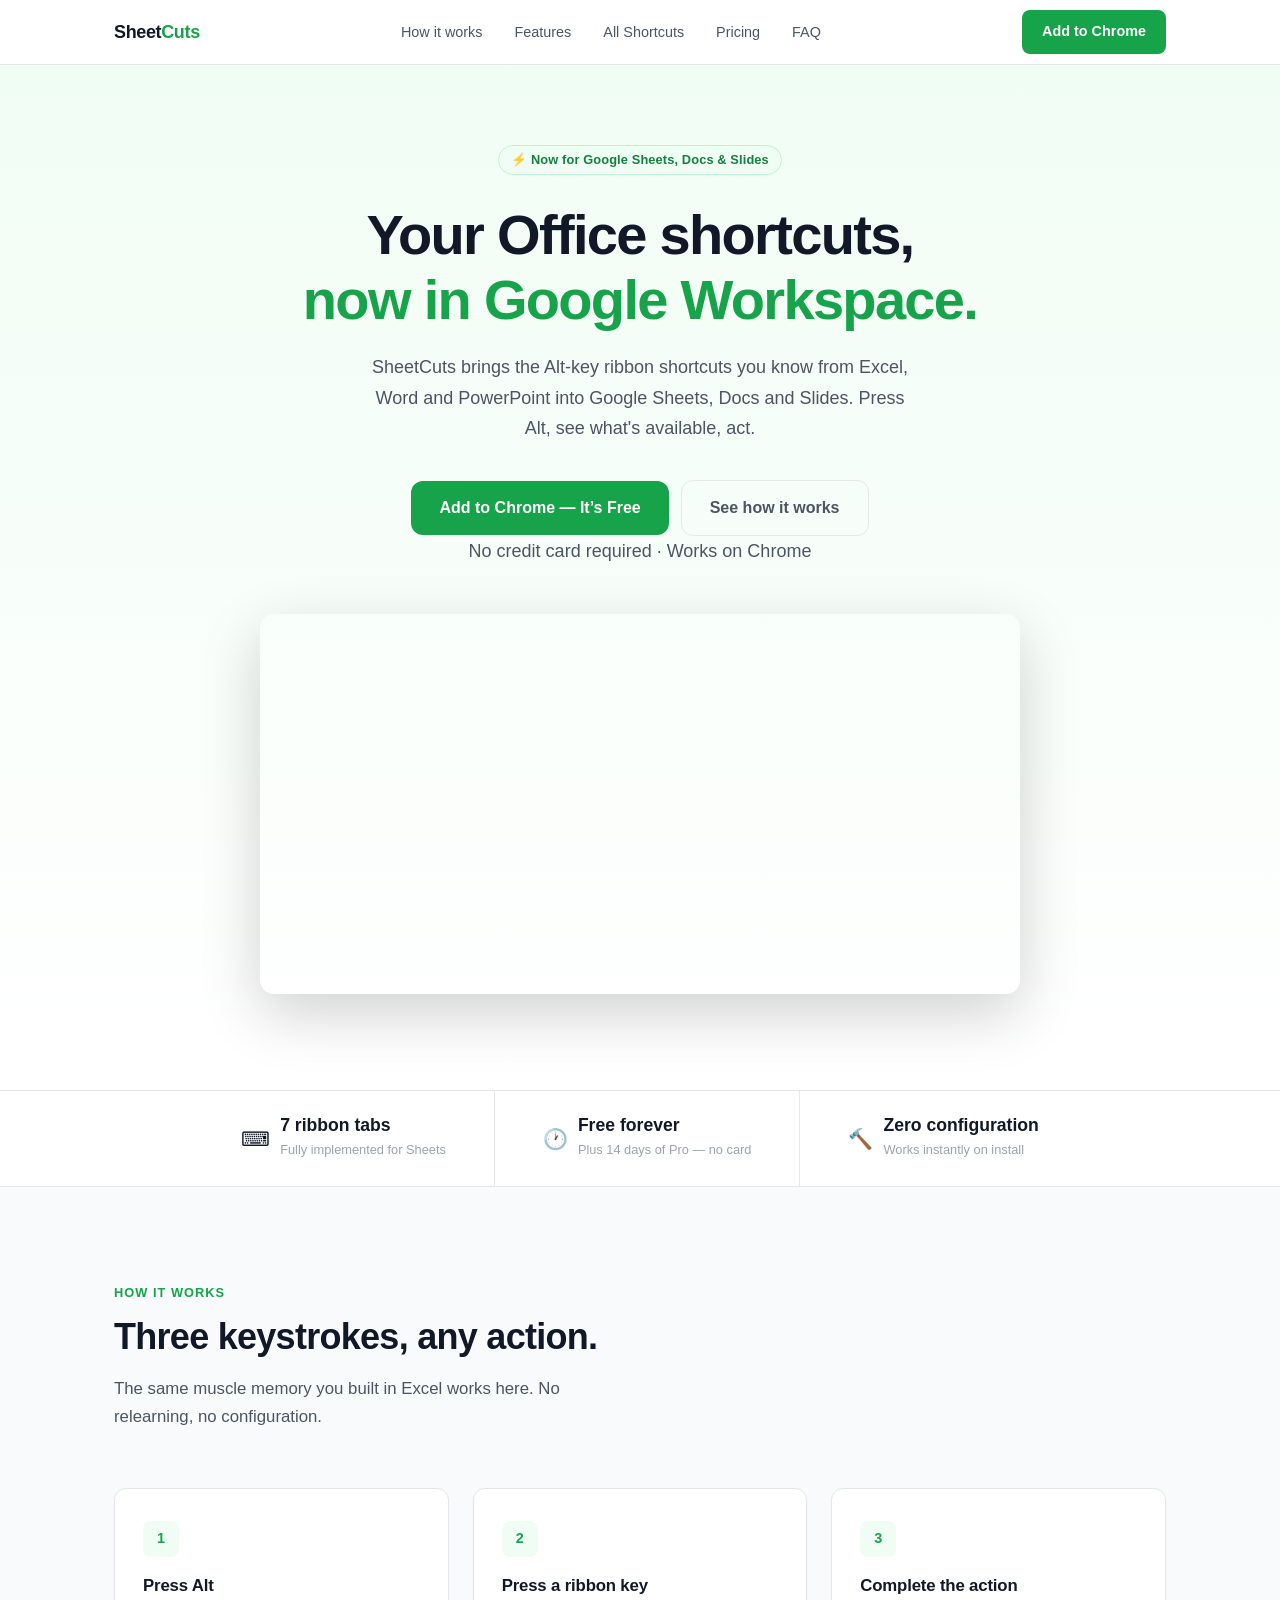
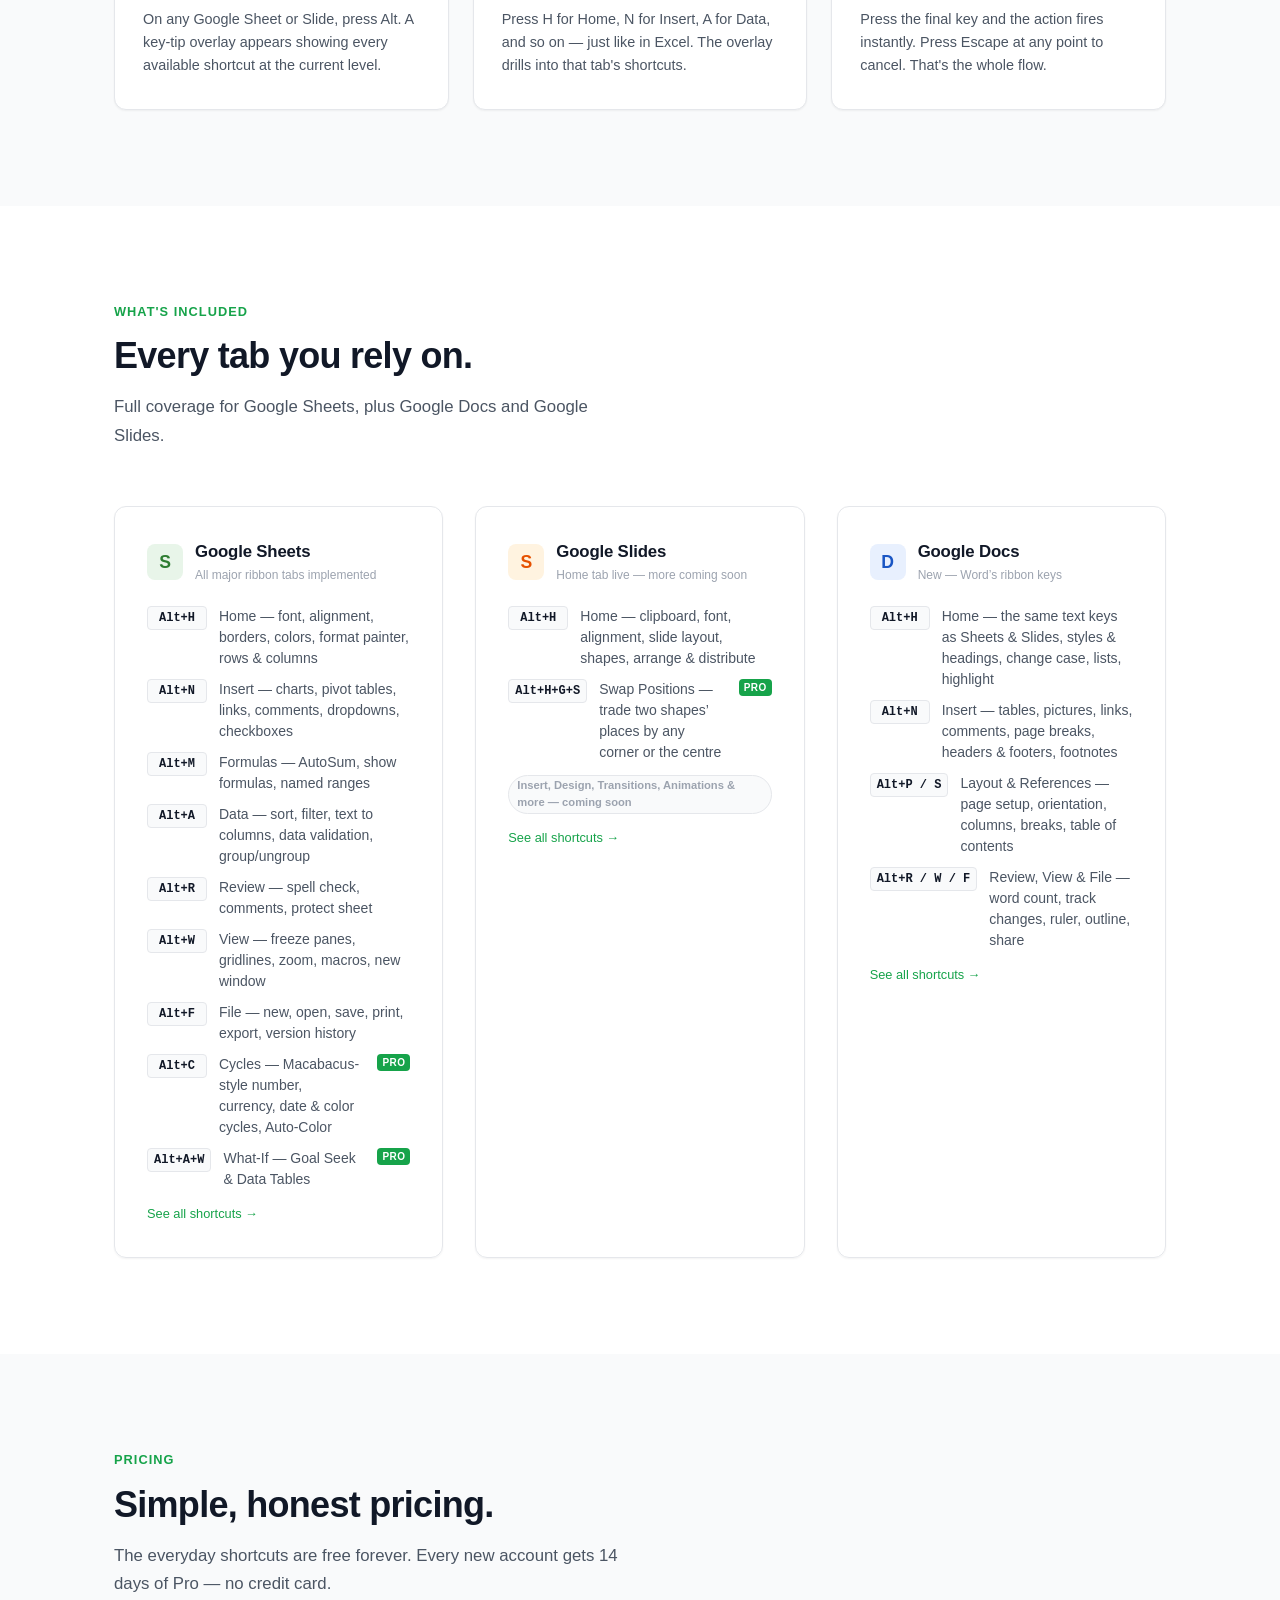
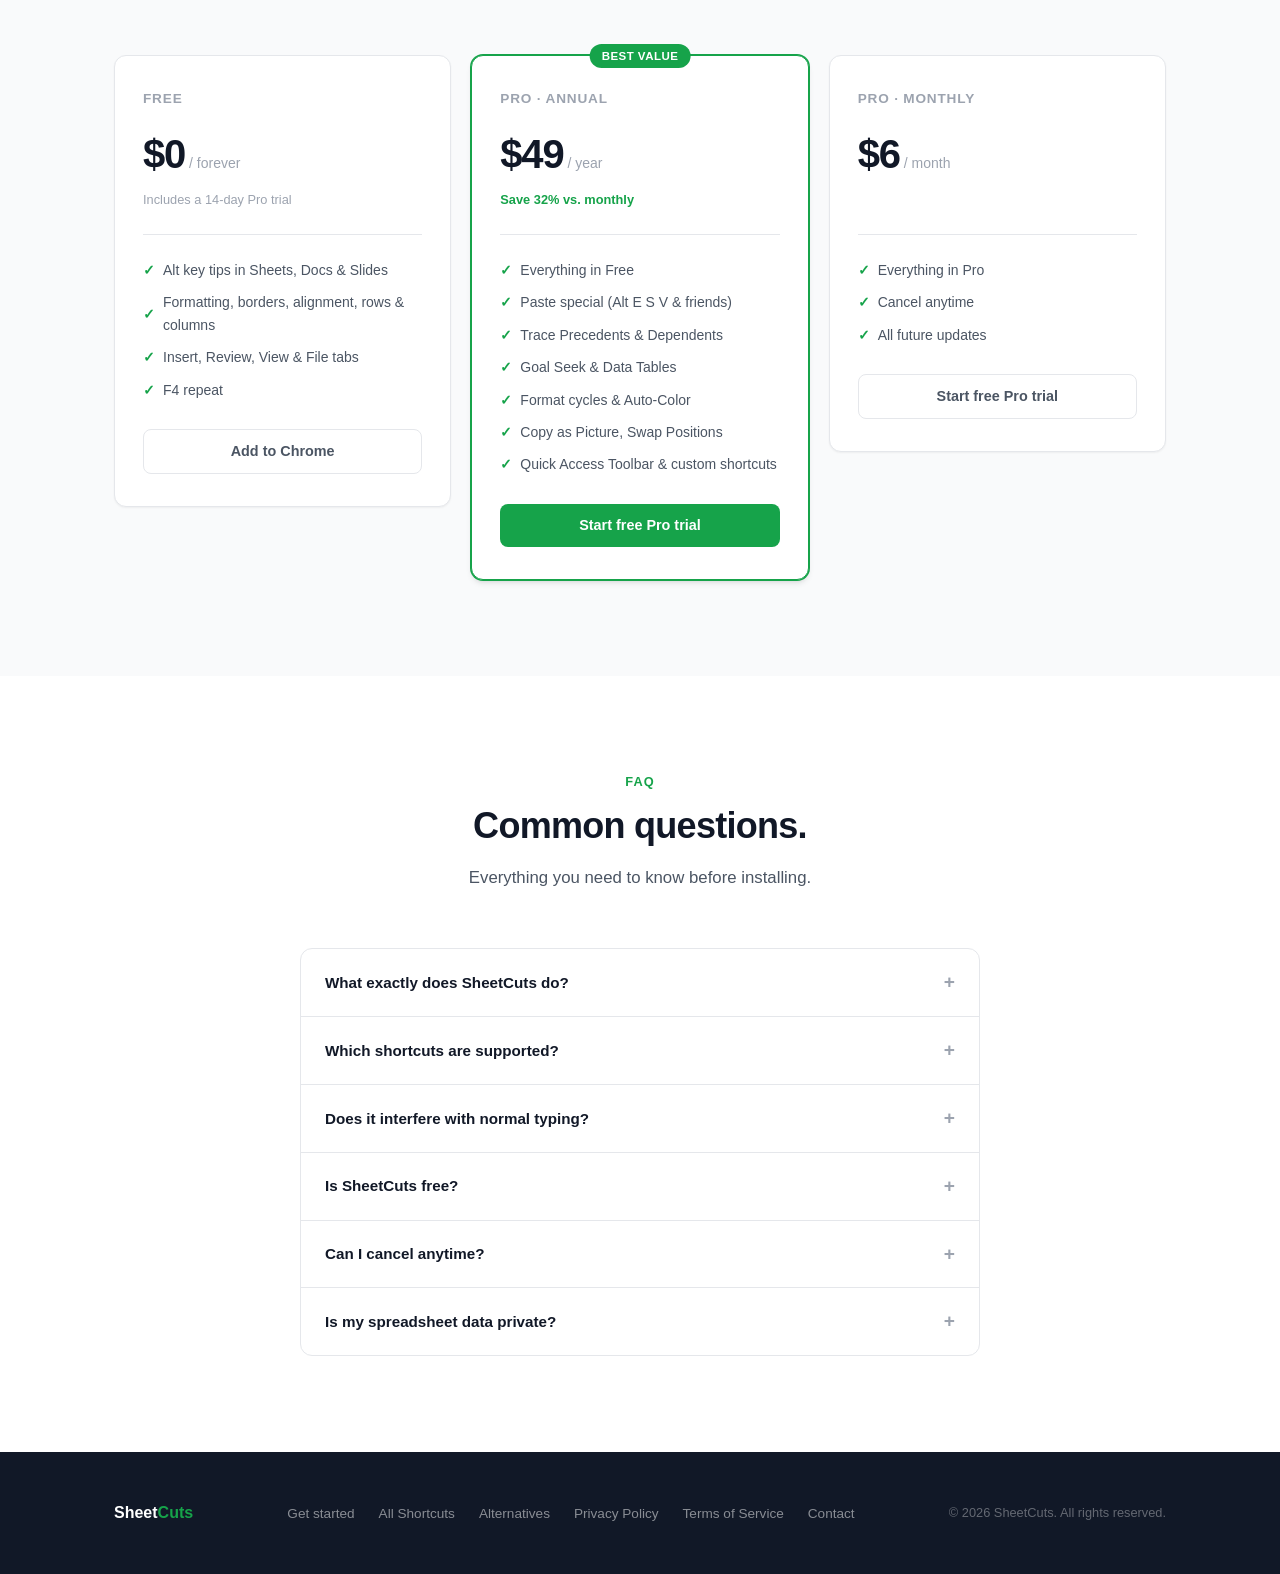
<file: index.html>
<!DOCTYPE html>
<html lang="en">
<head>
  <meta charset="UTF-8">
  <meta http-equiv="Content-Security-Policy" content="default-src 'self'; script-src 'self'; style-src 'self' 'unsafe-inline' https://fonts.googleapis.com; font-src https://fonts.gstatic.com; img-src 'self' data:; connect-src 'self'; base-uri 'self'; form-action 'self'">
  <meta name="viewport" content="width=device-width, initial-scale=1.0">
  <title>SheetCuts — Excel & PowerPoint shortcuts for Google Workspace</title>
  <meta name="description" content="SheetCuts brings Microsoft Office Alt-key ribbon shortcuts to Google Sheets, Docs and Slides. Press Alt, see your options, act. A Google Workspace alternative to Excel/PowerPoint add-ins like Macabacus and think-cell.">
  <link rel="canonical" href="https://www.sheetcuts.app/">

  <!-- Open Graph -->
  <meta property="og:type" content="website">
  <meta property="og:title" content="SheetCuts — Excel, Word & PowerPoint shortcuts for Google Sheets, Docs & Slides">
  <meta property="og:description" content="Excel, Word & PowerPoint Alt-key ribbon shortcuts for Google Sheets, Docs and Slides. Press Alt, see the keys, work faster — free forever, with a Pro toolkit for modelers.">
  <meta property="og:url" content="https://www.sheetcuts.app/">

  <link rel="preconnect" href="https://fonts.googleapis.com">
  <link rel="preconnect" href="https://fonts.gstatic.com" crossorigin>
  <link href="https://fonts.googleapis.com/css2?family=Inter:wght@400;500;600;700;800&display=swap" rel="stylesheet">
  <link rel="stylesheet" href="style.css">
  <link rel="icon" href="/favicon.ico" sizes="any">
  <link rel="icon" type="image/svg+xml" href="/favicon.svg">
  <link rel="apple-touch-icon" href="/apple-touch-icon.png">

  <!-- Structured data: lets search engines and AI assistants extract the facts verbatim -->
  <script type="application/ld+json">
  {
    "@context": "https://schema.org",
    "@type": "SoftwareApplication",
    "name": "SheetCuts",
    "applicationCategory": "BusinessApplication",
    "operatingSystem": "Chrome (Google Sheets, Google Docs, Google Slides)",
    "url": "https://www.sheetcuts.app/",
    "description": "SheetCuts is a Chrome extension that brings Microsoft Office Alt-key ribbon keyboard shortcuts to Google Sheets and Google Slides. Press Alt to reveal an on-screen key-tip overlay and format or navigate entirely by keyboard — the same muscle memory you built in Excel and PowerPoint. It covers 180 shortcuts across seven ribbon tabs in Sheets and 59 in Slides, and is a lightweight, Google Workspace-native alternative to Office add-ins such as Macabacus and think-cell.",
    "offers": {
      "@type": "Offer",
      "price": "6.00",
      "priceCurrency": "USD",
      "description": "Free plan with the everyday ribbon shortcuts. SheetCuts Pro is $6/month or $49/year, with a 14-day free Pro trial (no credit card required)."
    }
  }
  </script>
  <script type="application/ld+json">
  {
    "@context": "https://schema.org",
    "@type": "FAQPage",
    "mainEntity": [
      { "@type": "Question", "name": "What exactly does SheetCuts do?", "acceptedAnswer": { "@type": "Answer", "text": "SheetCuts lets you use Microsoft Office-style Alt-key shortcuts in Google Sheets and Slides. Press Alt and an overlay shows available shortcut keys; press keys to navigate the ribbon and fire actions, just like in Excel or PowerPoint." } },
      { "@type": "Question", "name": "Which shortcuts are supported?", "acceptedAnswer": { "@type": "Answer", "text": "Google Sheets has full coverage across seven ribbon tabs: Home, Insert, Formulas, Data, Review, View, and File (180 shortcuts). Google Slides currently has 59 shortcuts including the Home tab." } },
      { "@type": "Question", "name": "How much does it cost?", "acceptedAnswer": { "@type": "Answer", "text": "The everyday ribbon shortcuts are free forever. SheetCuts Pro — paste special, Trace Precedents/Dependents, Goal Seek and Data Tables, format cycles, Auto-Color, Copy as Picture and your Quick Access Toolbar — is $6 per month or $49 per year, and every new account gets 14 days of Pro free. No credit card is required, and you can cancel anytime." } },
      { "@type": "Question", "name": "Is my spreadsheet data private?", "acceptedAnswer": { "@type": "Answer", "text": "Yes. SheetCuts never stores or transmits the contents of your spreadsheets or presentations. Trace Precedents, Goal Seek and the other formula tools read your spreadsheet inside your own browser, straight from Google's export of the file, and nothing is sent to SheetCuts. The only data collected is your Google account email and ID, used solely to verify subscription status." } }
    ]
  }
  </script>
</head>
<body>

  <!-- Navigation -->
  <nav>
    <div class="container nav-inner">
      <a href="/" class="nav-logo">Sheet<span>Cuts</span></a>
      <ul class="nav-links">
        <li><a href="#how-it-works">How it works</a></li>
        <li><a href="#features">Features</a></li>
        <li><a href="/shortcuts">All Shortcuts</a></li>
        <li><a href="#pricing">Pricing</a></li>
        <li><a href="#faq">FAQ</a></li>
      </ul>
      <!-- TODO: Replace # with Chrome Web Store URL once extension is approved -->
      <a href="https://chromewebstore.google.com/detail/sheetcuts/gdgindnabolfjpibpclidgkjghapodpd" target="_blank" rel="noopener" class="btn btn-primary">Add to Chrome</a>
    </div>
  </nav>

  <!-- Hero -->
  <section class="hero">
    <div class="container">
      <div class="hero-badge">&#9889; Now for Google Sheets, Docs &amp; Slides</div>
      <h1>Your Office shortcuts,<br><em>now in Google Workspace.</em></h1>
      <p>SheetCuts brings the Alt-key ribbon shortcuts you know from Excel, Word and PowerPoint into Google Sheets, Docs and Slides. Press Alt, see what's available, act.</p>
      <div class="hero-cta">
        <!-- TODO: Replace # with Chrome Web Store URL once extension is approved -->
        <a href="https://chromewebstore.google.com/detail/sheetcuts/gdgindnabolfjpibpclidgkjghapodpd" target="_blank" rel="noopener" class="btn btn-primary btn-lg">Add to Chrome &mdash; It&rsquo;s Free</a>
        <a href="#how-it-works" class="btn btn-outline btn-lg">See how it works</a>
      </div>
      <p class="hero-note">No credit card required &middot; Works on Chrome</p>

      <!-- Product demo (replaces the old static mockup) -->
      <div style="max-width:760px; margin:48px auto 0;">
        <video src="demo.mp4" autoplay loop muted playsinline
               aria-label="SheetCuts in action — press Alt to reveal the ribbon of shortcuts and format cells by keyboard"
               style="display:block; width:100%; height:auto; border-radius:14px; box-shadow:0 20px 60px rgba(0,0,0,0.18);"></video>
      </div>
    </div>
  </section>

  <!-- Stats -->
  <div class="stats-bar">
    <div class="container">
      <div class="stats-inner">
        <div class="stat">
          <div class="stat-icon">&#9000;</div>
          <div class="stat-text">
            <strong>7 ribbon tabs</strong>
            <span>Fully implemented for Sheets</span>
          </div>
        </div>
        <div class="stat">
          <div class="stat-icon">&#128336;</div>
          <div class="stat-text">
            <strong>Free forever</strong>
            <span>Plus 14 days of Pro &mdash; no card</span>
          </div>
        </div>
        <div class="stat">
          <div class="stat-icon">&#128296;</div>
          <div class="stat-text">
            <strong>Zero configuration</strong>
            <span>Works instantly on install</span>
          </div>
        </div>
      </div>
    </div>
  </div>

  <!-- How It Works -->
  <section id="how-it-works" class="how-it-works">
    <div class="container">
      <div class="section-label">How it works</div>
      <h2 class="section-title">Three keystrokes, any action.</h2>
      <p class="section-subtitle">The same muscle memory you built in Excel works here. No relearning, no configuration.</p>
      <div class="steps">
        <div class="step">
          <div class="step-num">1</div>
          <h3>Press Alt</h3>
          <p>On any Google Sheet or Slide, press Alt. A key-tip overlay appears showing every available shortcut at the current level.</p>
        </div>
        <div class="step">
          <div class="step-num">2</div>
          <h3>Press a ribbon key</h3>
          <p>Press H for Home, N for Insert, A for Data, and so on — just like in Excel. The overlay drills into that tab's shortcuts.</p>
        </div>
        <div class="step">
          <div class="step-num">3</div>
          <h3>Complete the action</h3>
          <p>Press the final key and the action fires instantly. Press Escape at any point to cancel. That's the whole flow.</p>
        </div>
      </div>
    </div>
  </section>

  <!-- Features -->
  <section id="features">
    <div class="container">
      <div class="section-label">What's included</div>
      <h2 class="section-title">Every tab you rely on.</h2>
      <p class="section-subtitle">Full coverage for Google Sheets, plus Google Docs and Google Slides.</p>
      <div class="features-grid">

        <div class="feature-card">
          <div class="feature-card-header">
            <div class="app-icon sheets">S</div>
            <h3>Google Sheets<small>All major ribbon tabs implemented</small></h3>
          </div>
          <ul class="tab-list">
            <li><span class="tab-key">Alt+H</span> Home &mdash; font, alignment, borders, colors, format painter, rows &amp; columns</li>
            <li><span class="tab-key">Alt+N</span> Insert &mdash; charts, pivot tables, links, comments, dropdowns, checkboxes</li>
            <li><span class="tab-key">Alt+M</span> Formulas &mdash; AutoSum, show formulas, named ranges</li>
            <li><span class="tab-key">Alt+A</span> Data &mdash; sort, filter, text to columns, data validation, group/ungroup</li>
            <li><span class="tab-key">Alt+R</span> Review &mdash; spell check, comments, protect sheet</li>
            <li><span class="tab-key">Alt+W</span> View &mdash; freeze panes, gridlines, zoom, macros, new window</li>
            <li><span class="tab-key">Alt+F</span> File &mdash; new, open, save, print, export, version history</li>
            <li><span class="tab-key">Alt+C</span> Cycles &mdash; Macabacus-style number, currency, date &amp; color cycles, Auto-Color <span class="pro-pill">Pro</span></li>
            <li><span class="tab-key">Alt+A+W</span> What-If &mdash; Goal Seek &amp; Data Tables <span class="pro-pill">Pro</span></li>
          </ul>
          <a href="/shortcuts#sheets" class="feature-card-see-all">See all shortcuts &rarr;</a>
        </div>

        <div class="feature-card">
          <div class="feature-card-header">
            <div class="app-icon slides">S</div>
            <h3>Google Slides<small>Home tab live &mdash; more coming soon</small></h3>
          </div>
          <ul class="tab-list">
            <li><span class="tab-key">Alt+H</span> Home &mdash; clipboard, font, alignment, slide layout, shapes, arrange &amp; distribute</li>
            <li><span class="tab-key">Alt+H+G+S</span> Swap Positions &mdash; trade two shapes&rsquo; places by any corner or the centre <span class="pro-pill">Pro</span></li>
          </ul>
          <span class="coming-soon-tag">Insert, Design, Transitions, Animations &amp; more &mdash; coming soon</span>
          <a href="/shortcuts#slides" class="feature-card-see-all">See all shortcuts &rarr;</a>
        </div>

        <div class="feature-card">
          <div class="feature-card-header">
            <div class="app-icon docs">D</div>
            <h3>Google Docs<small>New &mdash; Word&rsquo;s ribbon keys</small></h3>
          </div>
          <ul class="tab-list">
            <li><span class="tab-key">Alt+H</span> Home &mdash; the same text keys as Sheets &amp; Slides, styles &amp; headings, change case, lists, highlight</li>
            <li><span class="tab-key">Alt+N</span> Insert &mdash; tables, pictures, links, comments, page breaks, headers &amp; footers, footnotes</li>
            <li><span class="tab-key">Alt+P / S</span> Layout &amp; References &mdash; page setup, orientation, columns, breaks, table of contents</li>
            <li><span class="tab-key">Alt+R / W / F</span> Review, View &amp; File &mdash; word count, track changes, ruler, outline, share</li>
          </ul>
          <a href="/shortcuts#docs" class="feature-card-see-all">See all shortcuts &rarr;</a>
        </div>

      </div>
    </div>
  </section>

  <!-- Pricing -->
  <section id="pricing" class="pricing">
    <div class="container">
      <div class="section-label">Pricing</div>
      <h2 class="section-title">Simple, honest pricing.</h2>
      <p class="section-subtitle">The everyday shortcuts are free forever. Every new account gets 14 days of Pro &mdash; no credit card.</p>
      <div class="pricing-grid">

        <div class="pricing-card">
          <h3>Free</h3>
          <div class="price">
            <span class="amount">$0</span>
            <span class="period">/ forever</span>
          </div>
          <p class="price-note">Includes a 14-day Pro trial</p>
          <hr class="pricing-divider">
          <ul class="feature-list">
            <li>Alt key tips in Sheets, Docs &amp; Slides</li>
            <li>Formatting, borders, alignment, rows &amp; columns</li>
            <li>Insert, Review, View &amp; File tabs</li>
            <li>F4 repeat</li>
          </ul>
          <a href="https://chromewebstore.google.com/detail/sheetcuts/gdgindnabolfjpibpclidgkjghapodpd" target="_blank" rel="noopener" class="btn btn-outline">Add to Chrome</a>
        </div>

        <div class="pricing-card featured">
          <div class="featured-badge">Best value</div>
          <h3>Pro &middot; Annual</h3>
          <div class="price">
            <span class="amount">$49</span>
            <span class="period">/ year</span>
          </div>
          <p class="price-note savings">Save 32% vs. monthly</p>
          <hr class="pricing-divider">
          <ul class="feature-list">
            <li>Everything in Free</li>
            <li>Paste special (Alt E S V &amp; friends)</li>
            <li>Trace Precedents &amp; Dependents</li>
            <li>Goal Seek &amp; Data Tables</li>
            <li>Format cycles &amp; Auto-Color</li>
            <li>Copy as Picture, Swap Positions</li>
            <li>Quick Access Toolbar &amp; custom shortcuts</li>
          </ul>
          <a href="https://chromewebstore.google.com/detail/sheetcuts/gdgindnabolfjpibpclidgkjghapodpd" target="_blank" rel="noopener" class="btn btn-primary">Start free Pro trial</a>
        </div>

        <div class="pricing-card">
          <h3>Pro &middot; Monthly</h3>
          <div class="price">
            <span class="amount">$6</span>
            <span class="period">/ month</span>
          </div>
          <p class="price-note">&nbsp;</p>
          <hr class="pricing-divider">
          <ul class="feature-list">
            <li>Everything in Pro</li>
            <li>Cancel anytime</li>
            <li>All future updates</li>
          </ul>
          <a href="https://chromewebstore.google.com/detail/sheetcuts/gdgindnabolfjpibpclidgkjghapodpd" target="_blank" rel="noopener" class="btn btn-outline">Start free Pro trial</a>
        </div>

      </div>
    </div>
  </section>

  <!-- FAQ -->
  <section id="faq">
    <div class="container" style="text-align:center;">
      <div class="section-label">FAQ</div>
      <h2 class="section-title">Common questions.</h2>
      <p class="section-subtitle" style="margin:0 auto;">Everything you need to know before installing.</p>
      <div class="faq-list" style="text-align:left;">

        <div class="faq-item">
          <button class="faq-question">
            What exactly does SheetCuts do?
            <span class="faq-icon">+</span>
          </button>
          <div class="faq-answer">
            SheetCuts lets you use Microsoft Office-style Alt-key shortcuts in Google Sheets and Slides. When you press Alt, an overlay appears showing available shortcut keys. Press keys to navigate the ribbon and fire actions — just like in Excel or PowerPoint.
          </div>
        </div>

        <div class="faq-item">
          <button class="faq-question">
            Which shortcuts are supported?
            <span class="faq-icon">+</span>
          </button>
          <div class="faq-answer">
            Google Sheets has full coverage across 7 ribbon tabs: Home (H), Insert (N), Formulas (M), Data (A), Review (R), View (W), and File (F). Google Slides currently has the Home (H) tab implemented, with the remaining tabs in active development.
          </div>
        </div>

        <div class="faq-item">
          <button class="faq-question">
            Does it interfere with normal typing?
            <span class="faq-icon">+</span>
          </button>
          <div class="faq-answer">
            No. SheetCuts only activates when you press Alt while not editing a cell or text box. While you're typing, it stays completely out of the way. Press Escape at any point to dismiss the overlay and return to normal.
          </div>
        </div>

        <div class="faq-item">
          <button class="faq-question">
            Is SheetCuts free?
            <span class="faq-icon">+</span>
          </button>
          <div class="faq-answer">
            Yes. Sign in with your Google account and you get 14 days of SheetCuts Pro &mdash; no credit card required. After that you keep the free plan: the everyday ribbon shortcuts in Sheets, Docs and Slides keep working. Pro keys (paste special, Trace, Goal Seek, cycles, Copy as Picture, Quick Access&hellip;) are tagged PRO and come back the moment you subscribe for $6/month or $49/year.
          </div>
        </div>

        <div class="faq-item">
          <button class="faq-question">
            Can I cancel anytime?
            <span class="faq-icon">+</span>
          </button>
          <div class="faq-answer">
            Yes. Cancel anytime and you'll keep access until the end of your current billing period. No questions asked.
          </div>
        </div>

        <div class="faq-item">
          <button class="faq-question">
            Is my spreadsheet data private?
            <span class="faq-icon">+</span>
          </button>
          <div class="faq-answer">
            Absolutely. SheetCuts never stores or transmits the content of your spreadsheets or presentations. Trace Precedents, Goal Seek and the other formula tools read your spreadsheet inside your own browser &mdash; straight from Google&rsquo;s export of the file &mdash; and nothing is sent to us. The only data we collect is your Google account email and ID, used solely to verify your subscription status.
          </div>
        </div>

      </div>
    </div>
  </section>

  <!-- Footer -->
  <footer>
    <div class="container footer-inner">
      <div class="footer-logo">Sheet<span>Cuts</span></div>
      <ul class="footer-links">
        <li><a href="/onboarding">Get started</a></li>
        <li><a href="/shortcuts">All Shortcuts</a></li>
        <li><a href="/alternatives">Alternatives</a></li>
        <li><a href="/privacy">Privacy Policy</a></li>
        <li><a href="/terms">Terms of Service</a></li>
        <li><a href="mailto:sheetcuts@gmail.com">Contact</a></li>
      </ul>
      <p class="footer-copy">&copy; 2026 SheetCuts. All rights reserved.</p>
    </div>
  </footer>

  <script src="main.js"></script>

</body>
</html>
</file>
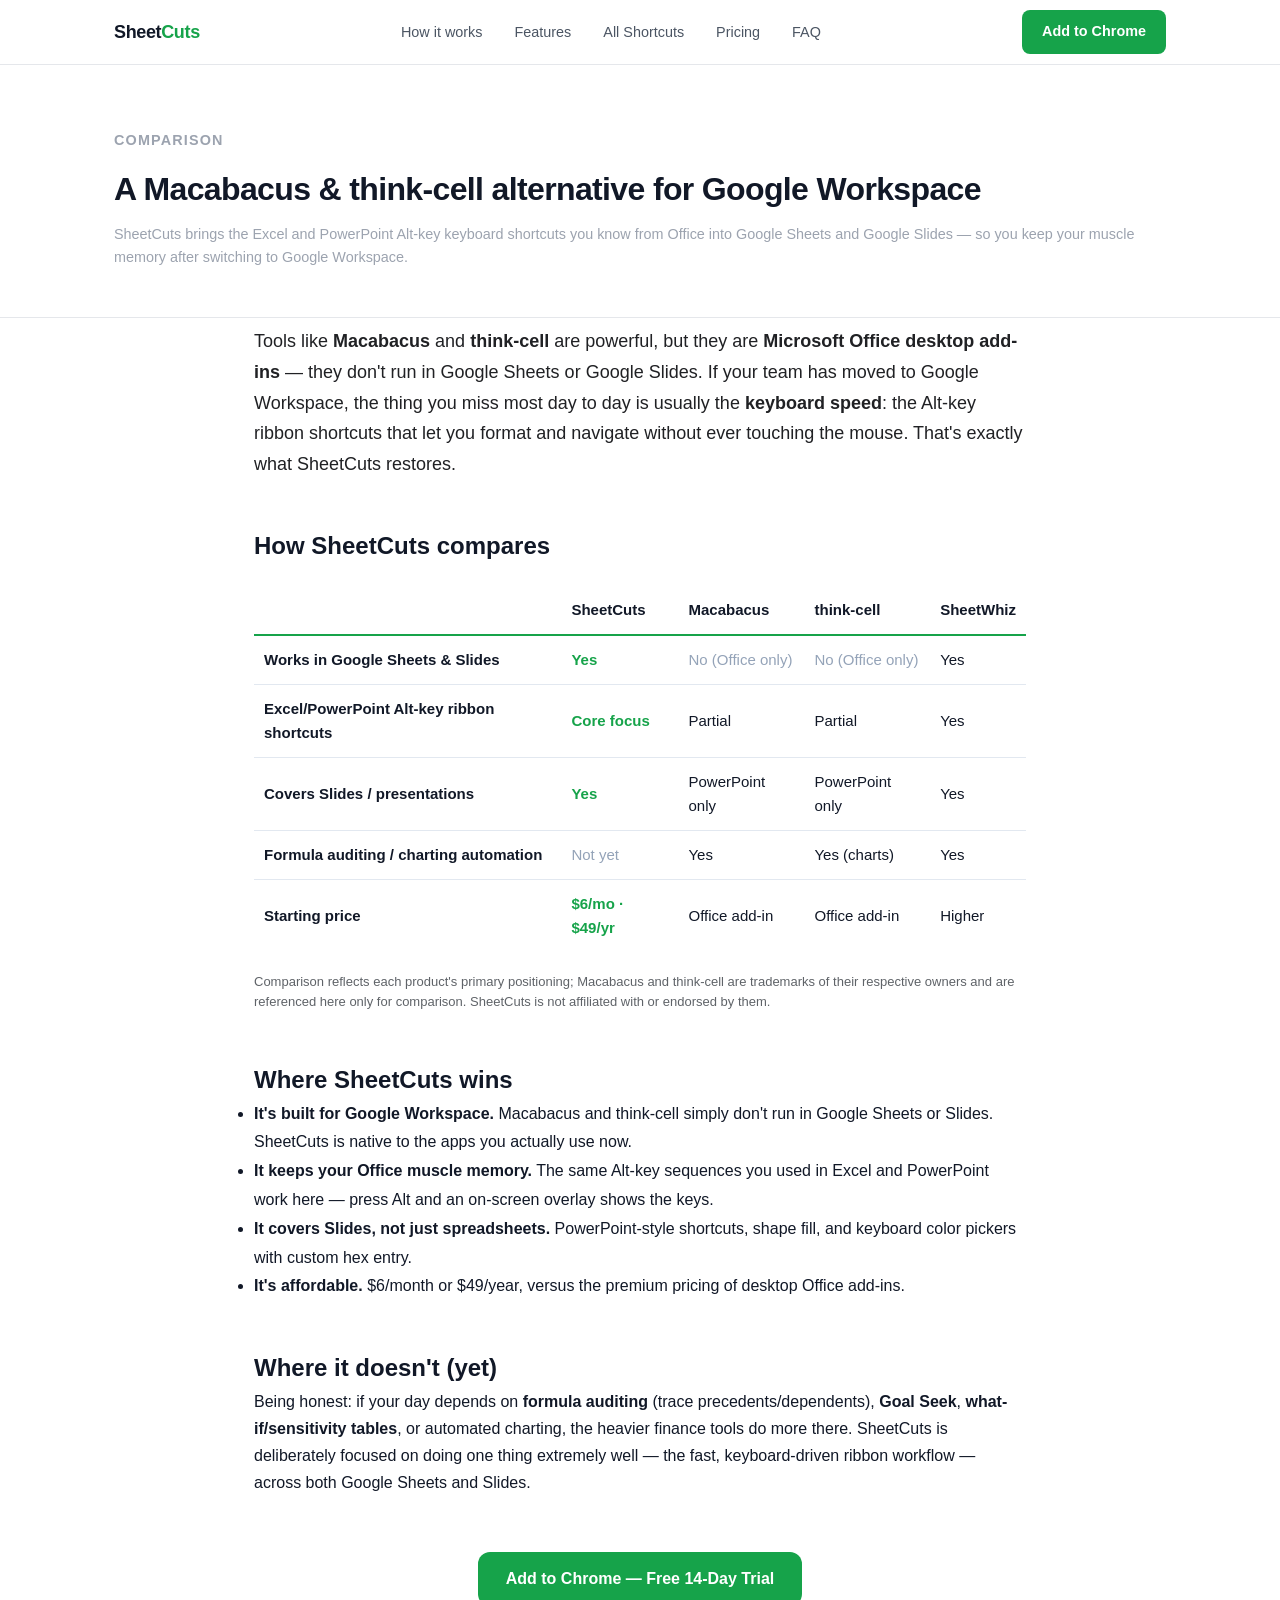
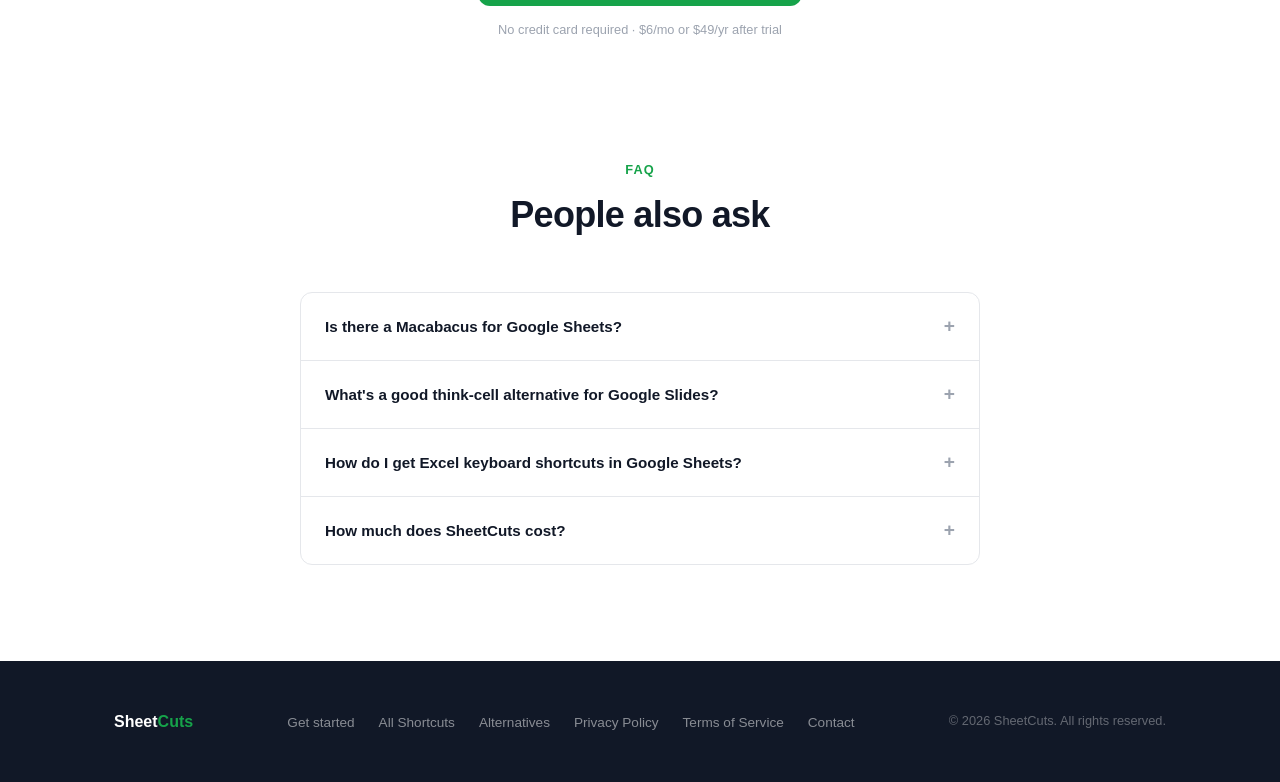
<file: alternatives.html>
<!DOCTYPE html>
<html lang="en">
<head>
  <meta charset="UTF-8">
  <meta http-equiv="Content-Security-Policy" content="default-src 'self'; script-src 'self'; style-src 'self' 'unsafe-inline' https://fonts.googleapis.com; font-src https://fonts.gstatic.com; img-src 'self' data:; connect-src 'self'; base-uri 'self'; form-action 'self'">
  <meta name="viewport" content="width=device-width, initial-scale=1.0">
  <title>Macabacus & think-cell alternative for Google Sheets & Slides | SheetCuts</title>
  <meta name="description" content="Looking for a Macabacus or think-cell alternative that works in Google Sheets and Slides? SheetCuts brings Excel & PowerPoint Alt-key keyboard shortcuts to Google Workspace for $6/month.">
  <link rel="canonical" href="https://www.sheetcuts.app/alternatives">

  <!-- Open Graph -->
  <meta property="og:type" content="website">
  <meta property="og:title" content="A Macabacus & think-cell alternative for Google Sheets & Slides">
  <meta property="og:description" content="SheetCuts brings Excel, Word & PowerPoint Alt-key keyboard shortcuts to Google Sheets, Docs and Slides — built for Google Workspace. Free plan; Pro is $6/month.">
  <meta property="og:url" content="https://www.sheetcuts.app/alternatives">

  <link rel="preconnect" href="https://fonts.googleapis.com">
  <link rel="preconnect" href="https://fonts.gstatic.com" crossorigin>
  <link href="https://fonts.googleapis.com/css2?family=Inter:wght@400;500;600;700;800&display=swap" rel="stylesheet">
  <link rel="stylesheet" href="style.css">
  <link rel="icon" href="/favicon.ico" sizes="any">
  <link rel="icon" type="image/svg+xml" href="/favicon.svg">
  <link rel="apple-touch-icon" href="/apple-touch-icon.png">

  <!-- Structured data: helps search engines and AI assistants extract the facts -->
  <script type="application/ld+json">
  {
    "@context": "https://schema.org",
    "@type": "SoftwareApplication",
    "name": "SheetCuts",
    "applicationCategory": "BusinessApplication",
    "operatingSystem": "Chrome (Google Sheets, Google Docs, Google Slides)",
    "url": "https://www.sheetcuts.app/",
    "description": "SheetCuts is a Chrome extension that brings Microsoft Office Alt-key ribbon keyboard shortcuts to Google Sheets and Google Slides. It is a lightweight, Google Workspace-native alternative to Excel and PowerPoint power-user add-ins such as Macabacus and think-cell, focused on keyboard-driven formatting and navigation.",
    "offers": {
      "@type": "Offer",
      "price": "6.00",
      "priceCurrency": "USD",
      "description": "$6/month or $49/year after a 14-day free trial."
    }
  }
  </script>
  <script type="application/ld+json">
  {
    "@context": "https://schema.org",
    "@type": "FAQPage",
    "mainEntity": [
      {
        "@type": "Question",
        "name": "Is there a Macabacus for Google Sheets?",
        "acceptedAnswer": {
          "@type": "Answer",
          "text": "Macabacus runs only inside Microsoft Office. If you have moved to Google Workspace, SheetCuts is the closest keyboard-first equivalent: it brings Excel and PowerPoint Alt-key ribbon shortcuts to Google Sheets and Google Slides, so you keep your Office muscle memory. SheetCuts focuses on shortcuts and formatting; it does not (yet) include Macabacus-style formula auditing or chart automation."
        }
      },
      {
        "@type": "Question",
        "name": "What is a good think-cell alternative for Google Slides?",
        "acceptedAnswer": {
          "@type": "Answer",
          "text": "think-cell is a Microsoft PowerPoint add-in and does not run in Google Slides. SheetCuts brings PowerPoint-style Alt-key keyboard shortcuts to Google Slides — text formatting, alignment, arrange, shape fill, and keyboard color pickers — for users who want that fast, keyboard-driven workflow in Google Workspace rather than charting automation."
        }
      },
      {
        "@type": "Question",
        "name": "How do I get Excel keyboard shortcuts in Google Sheets?",
        "acceptedAnswer": {
          "@type": "Answer",
          "text": "Install the SheetCuts Chrome extension. Press Alt in any Google Sheet and a key-tip overlay shows the same Alt-key ribbon shortcuts you know from Excel (Alt+H for Home, Alt+N for Insert, and so on). It covers 180 shortcuts across all seven ribbon tabs in Sheets, plus 59 in Google Slides."
        }
      },
      {
        "@type": "Question",
        "name": "How much does SheetCuts cost?",
        "acceptedAnswer": {
          "@type": "Answer",
          "text": "SheetCuts is $6 per month or $49 per year, with a 14-day free trial and no credit card required to start. That is a fraction of the cost of desktop Office add-ins."
        }
      }
    ]
  }
  </script>
</head>
<body>

  <!-- Navigation -->
  <nav>
    <div class="container nav-inner">
      <a href="/" class="nav-logo">Sheet<span>Cuts</span></a>
      <ul class="nav-links">
        <li><a href="/#how-it-works">How it works</a></li>
        <li><a href="/#features">Features</a></li>
        <li><a href="/shortcuts">All Shortcuts</a></li>
        <li><a href="/#pricing">Pricing</a></li>
        <li><a href="/#faq">FAQ</a></li>
      </ul>
      <a href="https://chromewebstore.google.com/detail/sheetcuts/gdgindnabolfjpibpclidgkjghapodpd" target="_blank" rel="noopener" class="btn btn-primary">Add to Chrome</a>
    </div>
  </nav>

  <!-- Page Header -->
  <div class="page-header">
    <div class="container">
      <p class="section-label">Comparison</p>
      <h1>A Macabacus &amp; think-cell alternative for Google Workspace</h1>
      <p>SheetCuts brings the Excel and PowerPoint Alt-key keyboard shortcuts you know from Office into Google Sheets and Google Slides &mdash; so you keep your muscle memory after switching to Google Workspace.</p>
    </div>
  </div>

  <div class="container" style="max-width:820px; padding-top:8px;">

    <!-- Plain, extractable summary (good for both readers and AI assistants) -->
    <p style="font-size:18px; line-height:1.7; color:#202124;">
      Tools like <strong>Macabacus</strong> and <strong>think-cell</strong> are powerful, but they are
      <strong>Microsoft Office desktop add-ins</strong> &mdash; they don't run in Google Sheets or Google Slides.
      If your team has moved to Google Workspace, the thing you miss most day to day is usually the
      <strong>keyboard speed</strong>: the Alt-key ribbon shortcuts that let you format and navigate without ever
      touching the mouse. That's exactly what SheetCuts restores.
    </p>

    <h2 style="margin-top:48px;">How SheetCuts compares</h2>
    <div style="overflow-x:auto;">
      <table style="width:100%; border-collapse:collapse; margin:20px 0; font-size:15px;">
        <thead>
          <tr style="border-bottom:2px solid #16a34a; text-align:left;">
            <th style="padding:12px 10px;">&nbsp;</th>
            <th style="padding:12px 10px;">SheetCuts</th>
            <th style="padding:12px 10px;">Macabacus</th>
            <th style="padding:12px 10px;">think-cell</th>
            <th style="padding:12px 10px;">SheetWhiz</th>
          </tr>
        </thead>
        <tbody>
          <tr style="border-bottom:1px solid #e2e8f0;">
            <td style="padding:12px 10px; font-weight:600;">Works in Google Sheets &amp; Slides</td>
            <td style="padding:12px 10px; color:#16a34a; font-weight:600;">Yes</td>
            <td style="padding:12px 10px; color:#94a3b8;">No (Office only)</td>
            <td style="padding:12px 10px; color:#94a3b8;">No (Office only)</td>
            <td style="padding:12px 10px;">Yes</td>
          </tr>
          <tr style="border-bottom:1px solid #e2e8f0;">
            <td style="padding:12px 10px; font-weight:600;">Excel/PowerPoint Alt-key ribbon shortcuts</td>
            <td style="padding:12px 10px; color:#16a34a; font-weight:600;">Core focus</td>
            <td style="padding:12px 10px;">Partial</td>
            <td style="padding:12px 10px;">Partial</td>
            <td style="padding:12px 10px;">Yes</td>
          </tr>
          <tr style="border-bottom:1px solid #e2e8f0;">
            <td style="padding:12px 10px; font-weight:600;">Covers Slides / presentations</td>
            <td style="padding:12px 10px; color:#16a34a; font-weight:600;">Yes</td>
            <td style="padding:12px 10px;">PowerPoint only</td>
            <td style="padding:12px 10px;">PowerPoint only</td>
            <td style="padding:12px 10px;">Yes</td>
          </tr>
          <tr style="border-bottom:1px solid #e2e8f0;">
            <td style="padding:12px 10px; font-weight:600;">Formula auditing / charting automation</td>
            <td style="padding:12px 10px; color:#94a3b8;">Not yet</td>
            <td style="padding:12px 10px;">Yes</td>
            <td style="padding:12px 10px;">Yes (charts)</td>
            <td style="padding:12px 10px;">Yes</td>
          </tr>
          <tr>
            <td style="padding:12px 10px; font-weight:600;">Starting price</td>
            <td style="padding:12px 10px; color:#16a34a; font-weight:600;">$6/mo &middot; $49/yr</td>
            <td style="padding:12px 10px;">Office add-in</td>
            <td style="padding:12px 10px;">Office add-in</td>
            <td style="padding:12px 10px;">Higher</td>
          </tr>
        </tbody>
      </table>
    </div>
    <p style="color:#5f6368; font-size:13px;">Comparison reflects each product's primary positioning; Macabacus and think-cell are trademarks of their respective owners and are referenced here only for comparison. SheetCuts is not affiliated with or endorsed by them.</p>

    <h2 style="margin-top:48px;">Where SheetCuts wins</h2>
    <ul style="font-size:16px; line-height:1.8;">
      <li><strong>It's built for Google Workspace.</strong> Macabacus and think-cell simply don't run in Google Sheets or Slides. SheetCuts is native to the apps you actually use now.</li>
      <li><strong>It keeps your Office muscle memory.</strong> The same Alt-key sequences you used in Excel and PowerPoint work here &mdash; press Alt and an on-screen overlay shows the keys.</li>
      <li><strong>It covers Slides, not just spreadsheets.</strong> PowerPoint-style shortcuts, shape fill, and keyboard color pickers with custom hex entry.</li>
      <li><strong>It's affordable.</strong> $6/month or $49/year, versus the premium pricing of desktop Office add-ins.</li>
    </ul>

    <h2 style="margin-top:48px;">Where it doesn't (yet)</h2>
    <p style="font-size:16px; line-height:1.7;">
      Being honest: if your day depends on <strong>formula auditing</strong> (trace precedents/dependents),
      <strong>Goal Seek</strong>, <strong>what-if/sensitivity tables</strong>, or automated charting, the
      heavier finance tools do more there. SheetCuts is deliberately focused on doing one thing extremely well
      &mdash; the fast, keyboard-driven ribbon workflow &mdash; across both Google Sheets and Slides.
    </p>

    <div style="text-align:center; margin:56px 0 24px;">
      <a href="https://chromewebstore.google.com/detail/sheetcuts/gdgindnabolfjpibpclidgkjghapodpd" target="_blank" rel="noopener" class="btn btn-primary btn-lg">Add to Chrome &mdash; Free 14-Day Trial</a>
      <p class="hero-note" style="margin-top:14px;">No credit card required &middot; $6/mo or $49/yr after trial</p>
    </div>

  </div>

  <!-- FAQ -->
  <section id="faq">
    <div class="container" style="text-align:center;">
      <div class="section-label">FAQ</div>
      <h2 class="section-title">People also ask</h2>
      <div class="faq-list" style="text-align:left;">

        <div class="faq-item">
          <button class="faq-question">Is there a Macabacus for Google Sheets?<span class="faq-icon">+</span></button>
          <div class="faq-answer">Macabacus runs only inside Microsoft Office. If you've moved to Google Workspace, SheetCuts is the closest keyboard-first equivalent: it brings Excel and PowerPoint Alt-key ribbon shortcuts to Google Sheets and Slides so you keep your Office muscle memory. SheetCuts focuses on shortcuts and formatting; it doesn't (yet) include Macabacus-style formula auditing or chart automation.</div>
        </div>

        <div class="faq-item">
          <button class="faq-question">What's a good think-cell alternative for Google Slides?<span class="faq-icon">+</span></button>
          <div class="faq-answer">think-cell is a PowerPoint add-in and doesn't run in Google Slides. SheetCuts brings PowerPoint-style Alt-key keyboard shortcuts to Google Slides — text formatting, alignment, arrange, shape fill, and keyboard color pickers — for people who want that fast, keyboard-driven workflow in Google Workspace.</div>
        </div>

        <div class="faq-item">
          <button class="faq-question">How do I get Excel keyboard shortcuts in Google Sheets?<span class="faq-icon">+</span></button>
          <div class="faq-answer">Install the SheetCuts Chrome extension and press Alt in any Google Sheet — a key-tip overlay shows the same Alt-key ribbon shortcuts you know from Excel (Alt+H, Alt+N, and so on). It covers 180 shortcuts across all seven Sheets ribbon tabs, plus 59 in Google Slides.</div>
        </div>

        <div class="faq-item">
          <button class="faq-question">How much does SheetCuts cost?<span class="faq-icon">+</span></button>
          <div class="faq-answer">$6 per month or $49 per year, with a 14-day free trial and no credit card required to start — a fraction of the cost of desktop Office add-ins.</div>
        </div>

      </div>
    </div>
  </section>

  <!-- Footer -->
  <footer>
    <div class="container footer-inner">
      <div class="footer-logo">Sheet<span>Cuts</span></div>
      <ul class="footer-links">
        <li><a href="/onboarding">Get started</a></li>
        <li><a href="/shortcuts">All Shortcuts</a></li>
        <li><a href="/alternatives">Alternatives</a></li>
        <li><a href="/privacy">Privacy Policy</a></li>
        <li><a href="/terms">Terms of Service</a></li>
        <li><a href="mailto:sheetcuts@gmail.com">Contact</a></li>
      </ul>
      <p class="footer-copy">&copy; 2026 SheetCuts. All rights reserved.</p>
    </div>
  </footer>

  <script src="main.js"></script>

</body>
</html>
</file>
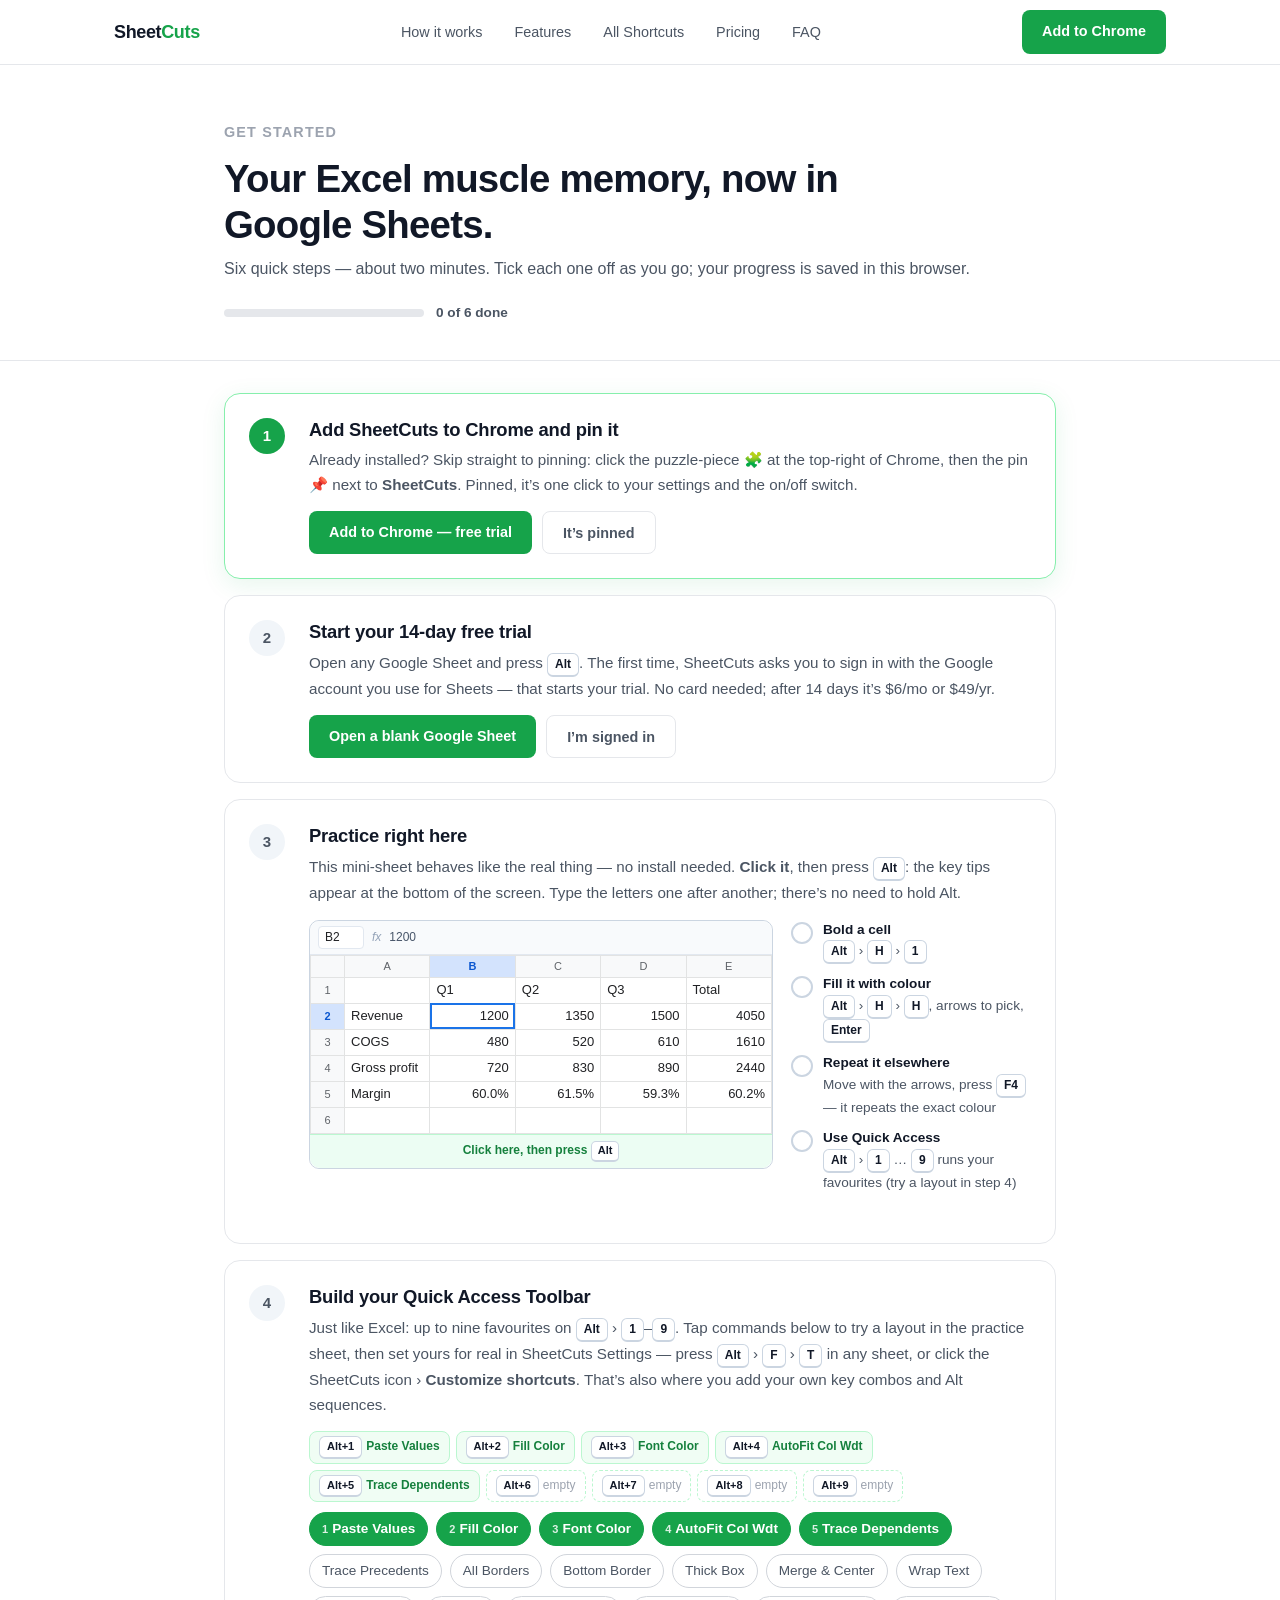
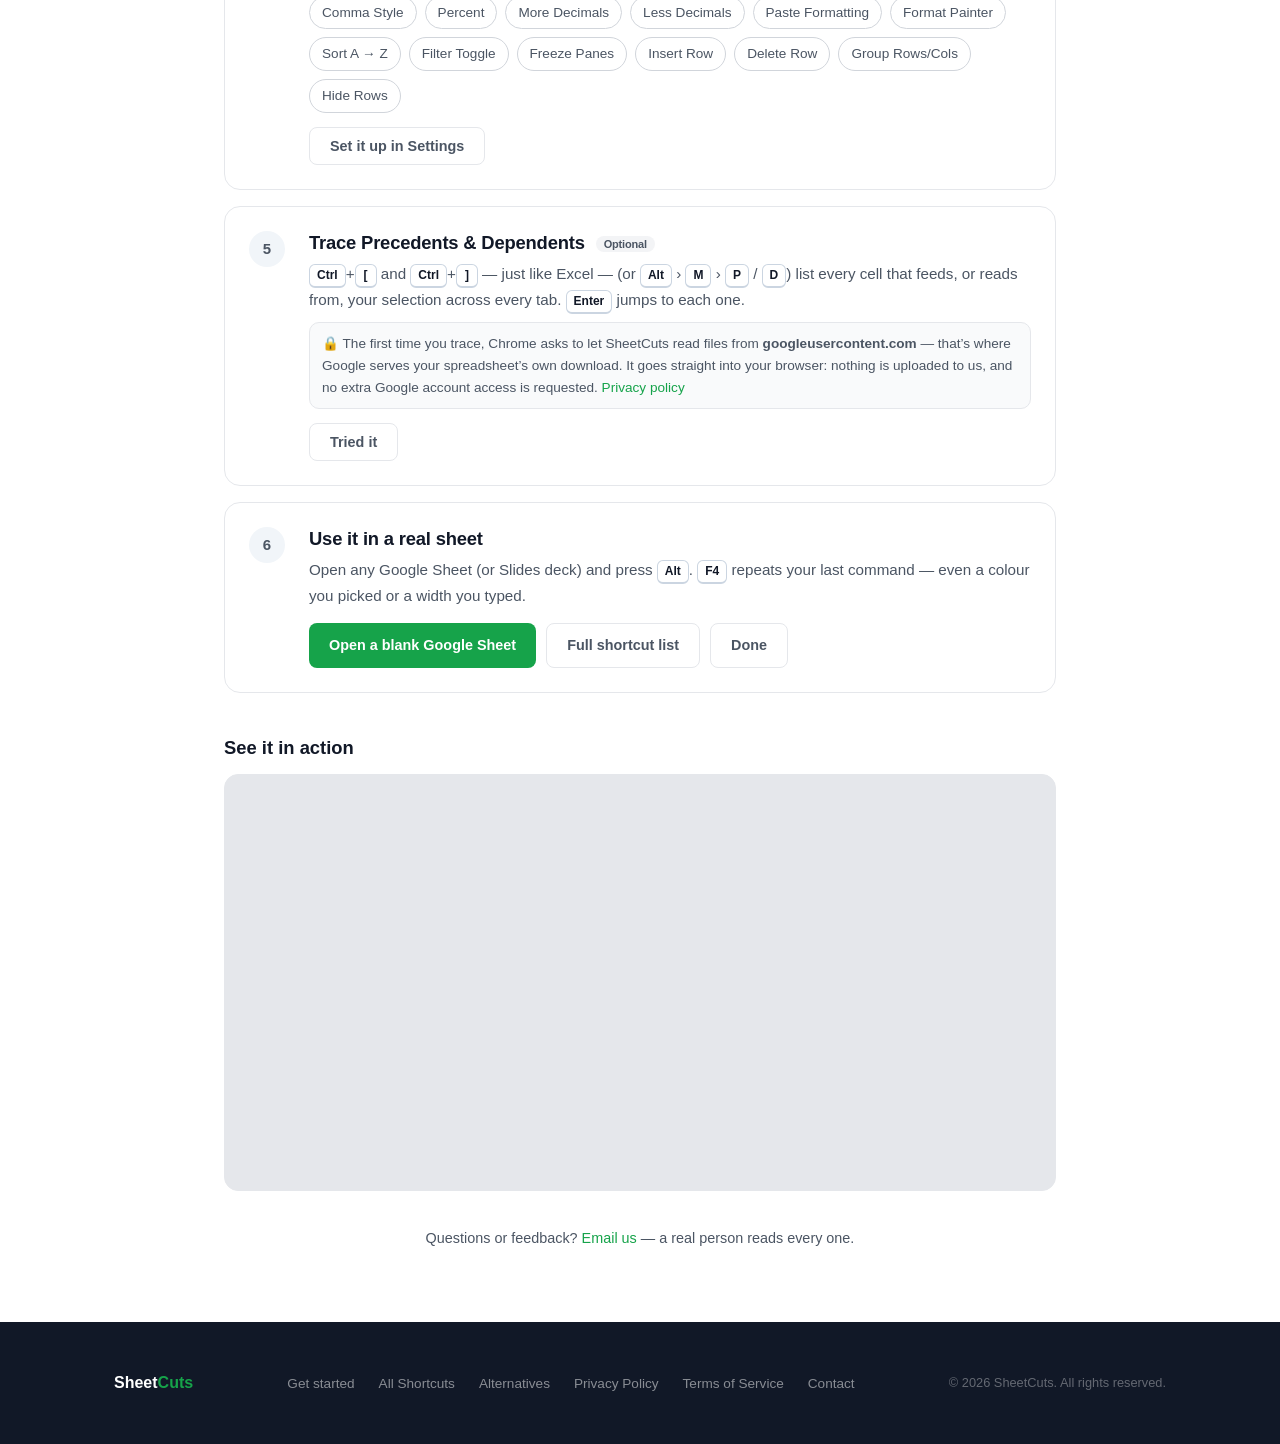
<file: onboarding.html>
<!DOCTYPE html>
<html lang="en">
<head>
  <meta charset="UTF-8">
  <meta http-equiv="Content-Security-Policy" content="default-src 'self'; script-src 'self'; style-src 'self' 'unsafe-inline' https://fonts.googleapis.com; font-src https://fonts.gstatic.com; img-src 'self' data:; connect-src 'self'; base-uri 'self'; form-action 'self'">
  <meta name="viewport" content="width=device-width, initial-scale=1.0">
  <title>Get Started with SheetCuts — Excel Shortcuts in Google Sheets in 2 Minutes</title>
  <meta name="description" content="Set up SheetCuts in six quick steps: pin it, start your free trial, practice the Alt-key ribbon right on this page, build your Quick Access Toolbar, and turn on Trace Precedents & Dependents.">
  <link rel="canonical" href="https://www.sheetcuts.app/onboarding">
  <meta property="og:type" content="website">
  <meta property="og:title" content="Get started with SheetCuts">
  <meta property="og:description" content="Your Excel muscle memory, now in Google Sheets. Practice the Alt-key ribbon right on the page.">
  <meta property="og:url" content="https://www.sheetcuts.app/onboarding">
  <link rel="preconnect" href="https://fonts.googleapis.com">
  <link rel="preconnect" href="https://fonts.gstatic.com" crossorigin>
  <link href="https://fonts.googleapis.com/css2?family=Inter:wght@400;500;600;700;800&display=swap" rel="stylesheet">
  <link rel="stylesheet" href="style.css">
  <!-- Copied from the extension by practice/_sync-practice.sh — don't edit here -->
  <link rel="stylesheet" href="practice/overlay.css">
  <link rel="stylesheet" href="practice/practice-sheet.css">
  <link rel="stylesheet" href="onboarding.css">
  <link rel="icon" href="/favicon.ico" sizes="any">
  <link rel="icon" type="image/svg+xml" href="/favicon.svg">
  <link rel="apple-touch-icon" href="/apple-touch-icon.png">
</head>
<body>

  <!-- Navigation -->
  <nav>
    <div class="container nav-inner">
      <a href="/" class="nav-logo">Sheet<span>Cuts</span></a>
      <ul class="nav-links">
        <li><a href="/#how-it-works">How it works</a></li>
        <li><a href="/#features">Features</a></li>
        <li><a href="/shortcuts">All Shortcuts</a></li>
        <li><a href="/#pricing">Pricing</a></li>
        <li><a href="/#faq">FAQ</a></li>
      </ul>
      <a href="https://chromewebstore.google.com/detail/sheetcuts/gdgindnabolfjpibpclidgkjghapodpd" target="_blank" rel="noopener" class="btn btn-primary">Add to Chrome</a>
    </div>
  </nav>

  <!-- Page Header -->
  <header class="page-header ob-header">
    <div class="container ob-wrap">
      <p class="section-label">Get started</p>
      <h1>Your Excel muscle memory, now in Google Sheets.</h1>
      <p class="ob-lede">Six quick steps — about two minutes. Tick each one off as you go; your progress is saved in this browser.</p>
      <div class="ob-progress" aria-live="polite">
        <div class="ob-bar"><div id="progressBar"></div></div>
        <span id="progressText">0 of 6 done</span>
      </div>
    </div>
  </header>

  <main class="container ob-wrap">
    <ol class="ob-steps">

      <!-- 1. Install & pin -->
      <li class="ob-step" data-step="pin">
        <div class="ob-num"><span>1</span></div>
        <div class="ob-body">
          <h2>Add SheetCuts to Chrome and pin it</h2>
          <p>Already installed? Skip straight to pinning: click the puzzle-piece <span aria-hidden="true">🧩</span> at the top-right of Chrome, then the pin <span aria-hidden="true">📌</span> next to <b>SheetCuts</b>. Pinned, it’s one click to your settings and the on/off switch.</p>
          <div class="ob-actions">
            <a class="btn btn-primary" href="https://chromewebstore.google.com/detail/sheetcuts/gdgindnabolfjpibpclidgkjghapodpd" target="_blank" rel="noopener">Add to Chrome — free trial</a>
            <button type="button" class="btn btn-outline ob-check" data-check="pin">It’s pinned</button>
          </div>
        </div>
      </li>

      <!-- 2. Trial -->
      <li class="ob-step" data-step="signin">
        <div class="ob-num"><span>2</span></div>
        <div class="ob-body">
          <h2>Start your 14-day free trial</h2>
          <p>Open any Google Sheet and press <kbd>Alt</kbd>. The first time, SheetCuts asks you to sign in with the Google account you use for Sheets — that starts your trial. No card needed; after 14 days it’s $6/mo or $49/yr.</p>
          <div class="ob-actions">
            <a class="btn btn-primary" href="https://docs.google.com/spreadsheets/u/0/create" target="_blank" rel="noopener">Open a blank Google Sheet</a>
            <button type="button" class="btn btn-outline ob-check" data-check="signin">I’m signed in</button>
          </div>
        </div>
      </li>

      <!-- 3. Practice -->
      <li class="ob-step" data-step="practice">
        <div class="ob-num"><span>3</span></div>
        <div class="ob-body">
          <h2>Practice right here</h2>
          <p>This mini-sheet behaves like the real thing — no install needed. <b>Click it</b>, then press <kbd>Alt</kbd>: the key tips appear at the bottom of the screen. Type the letters one after another; there’s no need to hold Alt.</p>
          <p class="ob-touch-note">The practice sheet needs a keyboard — try it on your computer.</p>
          <div class="ob-practice">
            <div id="sandbox"></div>
            <ul class="ob-tasks">
              <li data-task="bold"><span class="ob-tick"></span><div><b>Bold a cell</b><br><kbd>Alt</kbd> › <kbd>H</kbd> › <kbd>1</kbd></div></li>
              <li data-task="fill"><span class="ob-tick"></span><div><b>Fill it with colour</b><br><kbd>Alt</kbd> › <kbd>H</kbd> › <kbd>H</kbd>, arrows to pick, <kbd>Enter</kbd></div></li>
              <li data-task="repeat"><span class="ob-tick"></span><div><b>Repeat it elsewhere</b><br>Move with the arrows, press <kbd>F4</kbd> — it repeats the exact colour</div></li>
              <li data-task="qat"><span class="ob-tick"></span><div><b>Use Quick Access</b><br><kbd>Alt</kbd> › <kbd>1</kbd> … <kbd>9</kbd> runs your favourites (try a layout in step 4)</div></li>
            </ul>
          </div>
          <p class="ob-status" id="practiceStatus"></p>
        </div>
      </li>

      <!-- 4. Quick Access -->
      <li class="ob-step" data-step="qat">
        <div class="ob-num"><span>4</span></div>
        <div class="ob-body">
          <h2>Build your Quick Access Toolbar</h2>
          <p>Just like Excel: up to nine favourites on <kbd>Alt</kbd> › <kbd>1</kbd>–<kbd>9</kbd>. Tap commands below to try a layout in the practice sheet, then set yours for real in SheetCuts Settings — press <kbd>Alt</kbd> › <kbd>F</kbd> › <kbd>T</kbd> in any sheet, or click the SheetCuts icon › <b>Customize shortcuts</b>. That’s also where you add your own key combos and Alt sequences.</p>
          <div class="ob-qat-preview" id="qatPreview"></div>
          <div class="ob-chips" id="qatChips"></div>
          <div class="ob-actions">
            <button type="button" class="btn btn-outline ob-check" data-check="qat">Set it up in Settings</button>
          </div>
        </div>
      </li>

      <!-- 5. Trace -->
      <li class="ob-step" data-step="trace">
        <div class="ob-num"><span>5</span></div>
        <div class="ob-body">
          <h2>Trace Precedents &amp; Dependents <span class="ob-tag">Optional</span></h2>
          <p><kbd>Ctrl</kbd>+<kbd>[</kbd> and <kbd>Ctrl</kbd>+<kbd>]</kbd> — just like Excel — (or <kbd>Alt</kbd> › <kbd>M</kbd> › <kbd>P</kbd> / <kbd>D</kbd>) list every cell that feeds, or reads from, your selection across every tab. <kbd>Enter</kbd> jumps to each one.</p>
          <p class="ob-privacy">🔒 The first time you trace, Chrome asks to let SheetCuts read files from <b>googleusercontent.com</b> — that’s where Google serves your spreadsheet’s own download. It goes straight into your browser: nothing is uploaded to us, and no extra Google account access is requested. <a href="/privacy">Privacy policy</a></p>
          <div class="ob-actions">
            <button type="button" class="btn btn-outline ob-check" data-check="trace">Tried it</button>
          </div>
        </div>
      </li>

      <!-- 6. Real sheet -->
      <li class="ob-step" data-step="real">
        <div class="ob-num"><span>6</span></div>
        <div class="ob-body">
          <h2>Use it in a real sheet</h2>
          <p>Open any Google Sheet (or Slides deck) and press <kbd>Alt</kbd>. <kbd>F4</kbd> repeats your last command — even a colour you picked or a width you typed.</p>
          <div class="ob-actions">
            <a class="btn btn-primary" href="https://docs.google.com/spreadsheets/u/0/create" target="_blank" rel="noopener">Open a blank Google Sheet</a>
            <a class="btn btn-outline" href="/shortcuts">Full shortcut list</a>
            <button type="button" class="btn btn-outline ob-check" data-check="real">Done</button>
          </div>
        </div>
      </li>
    </ol>

    <section class="ob-done" id="doneCard" hidden>
      <h2>You’re all set 🎉</h2>
      <p>If SheetCuts saves you time, a quick review helps other Excel people find it — it’s the single biggest thing you can do for a small, independent tool.</p>
      <div class="ob-actions">
        <a class="btn btn-primary" href="https://chromewebstore.google.com/detail/gdgindnabolfjpibpclidgkjghapodpd/reviews" target="_blank" rel="noopener">Leave a review</a>
        <a class="btn btn-outline" href="mailto:sheetcuts@gmail.com?subject=SheetCuts%20feedback">Send feedback</a>
      </div>
    </section>

    <section class="ob-demo">
      <h2>See it in action</h2>
      <video src="demo.mp4" autoplay loop muted playsinline
             aria-label="SheetCuts demo — press Alt to reveal the ribbon of shortcuts"></video>
    </section>

    <p class="ob-foot">Questions or feedback? <a href="mailto:sheetcuts@gmail.com?subject=SheetCuts%20feedback">Email us</a> — a real person reads every one.</p>
  </main>

  <div id="toast" class="ob-toast" role="status" aria-live="polite"></div>

  <!-- Footer -->
  <footer>
    <div class="container footer-inner">
      <div class="footer-logo">Sheet<span>Cuts</span></div>
      <ul class="footer-links">
        <li><a href="/onboarding">Get started</a></li>
        <li><a href="/shortcuts">All Shortcuts</a></li>
        <li><a href="/alternatives">Alternatives</a></li>
        <li><a href="/privacy">Privacy Policy</a></li>
        <li><a href="/terms">Terms of Service</a></li>
        <li><a href="mailto:sheetcuts@gmail.com">Contact</a></li>
      </ul>
      <p class="footer-copy">&copy; 2026 SheetCuts. All rights reserved.</p>
    </div>
  </footer>

  <!-- Copied from the extension by practice/_sync-practice.sh — don't edit here -->
  <script src="practice/shortcuts.js"></script>
  <script src="practice/custom-shortcuts.js"></script>
  <script src="practice/overlay.js"></script>
  <script src="practice/practice-sheet.js"></script>
  <script src="onboarding.js"></script>
</body>
</html>
</file>
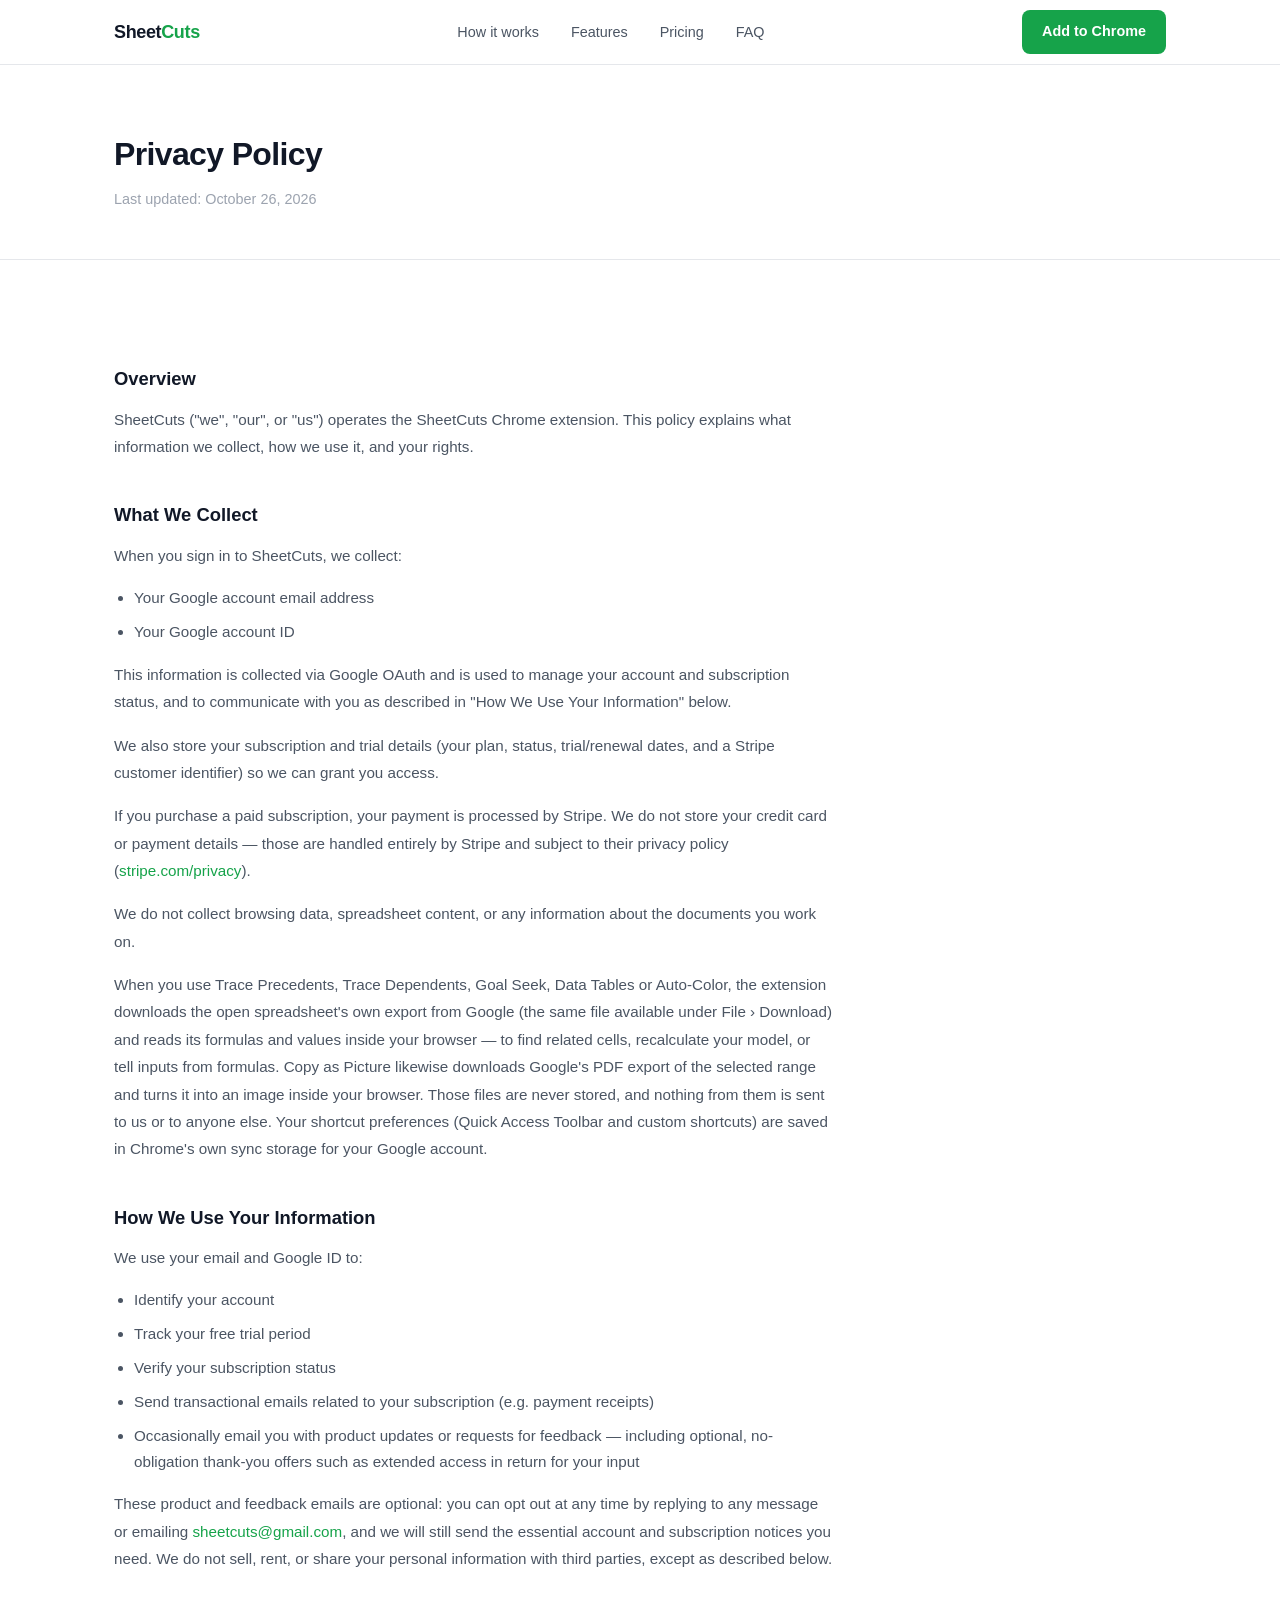
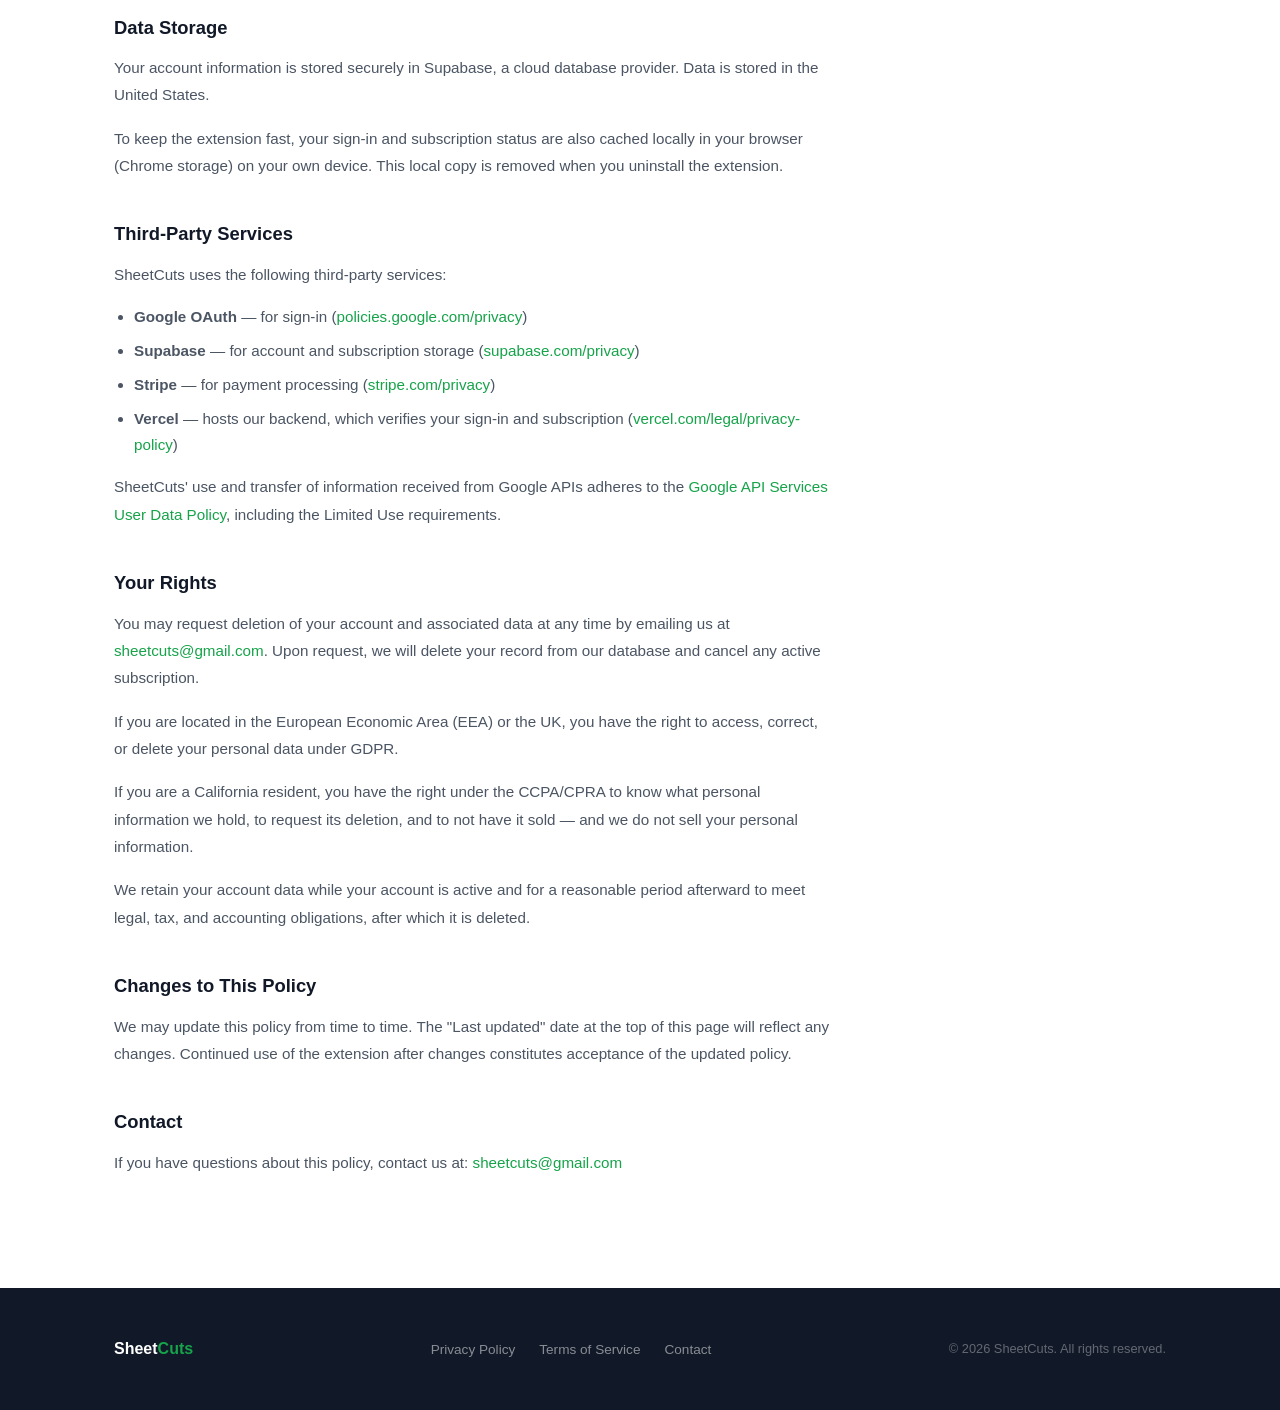
<file: privacy.html>
<!DOCTYPE html>
<html lang="en">
<head>
  <meta charset="UTF-8">
  <meta http-equiv="Content-Security-Policy" content="default-src 'self'; script-src 'self'; style-src 'self' 'unsafe-inline' https://fonts.googleapis.com; font-src https://fonts.gstatic.com; img-src 'self' data:; connect-src 'self'; base-uri 'self'; form-action 'self'">
  <meta name="viewport" content="width=device-width, initial-scale=1.0">
  <title>Privacy Policy — SheetCuts</title>
  <link rel="preconnect" href="https://fonts.googleapis.com">
  <link rel="preconnect" href="https://fonts.gstatic.com" crossorigin>
  <link href="https://fonts.googleapis.com/css2?family=Inter:wght@400;500;600;700;800&display=swap" rel="stylesheet">
  <link rel="stylesheet" href="style.css">
  <link rel="icon" href="/favicon.ico" sizes="any">
  <link rel="icon" type="image/svg+xml" href="/favicon.svg">
  <link rel="apple-touch-icon" href="/apple-touch-icon.png">
</head>
<body>

  <!-- Navigation -->
  <nav>
    <div class="container nav-inner">
      <a href="/" class="nav-logo">Sheet<span>Cuts</span></a>
      <ul class="nav-links">
        <li><a href="/#how-it-works">How it works</a></li>
        <li><a href="/#features">Features</a></li>
        <li><a href="/#pricing">Pricing</a></li>
        <li><a href="/#faq">FAQ</a></li>
      </ul>
      <!-- TODO: Replace # with Chrome Web Store URL once extension is approved -->
      <a href="https://chromewebstore.google.com/detail/sheetcuts/gdgindnabolfjpibpclidgkjghapodpd" target="_blank" rel="noopener" class="btn btn-primary">Add to Chrome</a>
    </div>
  </nav>

  <!-- Page Header -->
  <div class="page-header">
    <div class="container">
      <h1>Privacy Policy</h1>
      <p>Last updated: October 26, 2026</p>
    </div>
  </div>

  <!-- Content -->
  <div class="container">
    <div class="page-content">

      <h2>Overview</h2>
      <p>SheetCuts ("we", "our", or "us") operates the SheetCuts Chrome extension. This policy explains what information we collect, how we use it, and your rights.</p>

      <h2>What We Collect</h2>
      <p>When you sign in to SheetCuts, we collect:</p>
      <ul>
        <li>Your Google account email address</li>
        <li>Your Google account ID</li>
      </ul>
      <p>This information is collected via Google OAuth and is used to manage your account and subscription status, and to communicate with you as described in "How We Use Your Information" below.</p>
      <p>We also store your subscription and trial details (your plan, status, trial/renewal dates, and a Stripe customer identifier) so we can grant you access.</p>
      <p>If you purchase a paid subscription, your payment is processed by Stripe. We do not store your credit card or payment details — those are handled entirely by Stripe and subject to their privacy policy (<a href="https://stripe.com/privacy" target="_blank" rel="noopener">stripe.com/privacy</a>).</p>
      <p>We do not collect browsing data, spreadsheet content, or any information about the documents you work on.</p>
      <p>When you use Trace Precedents, Trace Dependents, Goal Seek, Data Tables or Auto-Color, the extension downloads the open spreadsheet's own export from Google (the same file available under File › Download) and reads its formulas and values inside your browser &mdash; to find related cells, recalculate your model, or tell inputs from formulas. Copy as Picture likewise downloads Google's PDF export of the selected range and turns it into an image inside your browser. Those files are never stored, and nothing from them is sent to us or to anyone else. Your shortcut preferences (Quick Access Toolbar and custom shortcuts) are saved in Chrome's own sync storage for your Google account.</p>

      <h2>How We Use Your Information</h2>
      <p>We use your email and Google ID to:</p>
      <ul>
        <li>Identify your account</li>
        <li>Track your free trial period</li>
        <li>Verify your subscription status</li>
        <li>Send transactional emails related to your subscription (e.g. payment receipts)</li>
        <li>Occasionally email you with product updates or requests for feedback — including optional, no-obligation thank-you offers such as extended access in return for your input</li>
      </ul>
      <p>These product and feedback emails are optional: you can opt out at any time by replying to any message or emailing <a href="mailto:sheetcuts@gmail.com">sheetcuts@gmail.com</a>, and we will still send the essential account and subscription notices you need. We do not sell, rent, or share your personal information with third parties, except as described below.</p>

      <h2>Data Storage</h2>
      <p>Your account information is stored securely in Supabase, a cloud database provider. Data is stored in the United States.</p>
      <p>To keep the extension fast, your sign-in and subscription status are also cached locally in your browser (Chrome storage) on your own device. This local copy is removed when you uninstall the extension.</p>

      <h2>Third-Party Services</h2>
      <p>SheetCuts uses the following third-party services:</p>
      <ul>
        <li><strong>Google OAuth</strong> — for sign-in (<a href="https://policies.google.com/privacy" target="_blank" rel="noopener">policies.google.com/privacy</a>)</li>
        <li><strong>Supabase</strong> — for account and subscription storage (<a href="https://supabase.com/privacy" target="_blank" rel="noopener">supabase.com/privacy</a>)</li>
        <li><strong>Stripe</strong> — for payment processing (<a href="https://stripe.com/privacy" target="_blank" rel="noopener">stripe.com/privacy</a>)</li>
        <li><strong>Vercel</strong> — hosts our backend, which verifies your sign-in and subscription (<a href="https://vercel.com/legal/privacy-policy" target="_blank" rel="noopener">vercel.com/legal/privacy-policy</a>)</li>
      </ul>
      <p>SheetCuts' use and transfer of information received from Google APIs adheres to the <a href="https://developers.google.com/terms/api-services-user-data-policy" target="_blank" rel="noopener">Google API Services User Data Policy</a>, including the Limited Use requirements.</p>

      <h2>Your Rights</h2>
      <p>You may request deletion of your account and associated data at any time by emailing us at <a href="mailto:sheetcuts@gmail.com">sheetcuts@gmail.com</a>. Upon request, we will delete your record from our database and cancel any active subscription.</p>
      <p>If you are located in the European Economic Area (EEA) or the UK, you have the right to access, correct, or delete your personal data under GDPR.</p>
      <p>If you are a California resident, you have the right under the CCPA/CPRA to know what personal information we hold, to request its deletion, and to not have it sold — and we do not sell your personal information.</p>
      <p>We retain your account data while your account is active and for a reasonable period afterward to meet legal, tax, and accounting obligations, after which it is deleted.</p>

      <h2>Changes to This Policy</h2>
      <p>We may update this policy from time to time. The "Last updated" date at the top of this page will reflect any changes. Continued use of the extension after changes constitutes acceptance of the updated policy.</p>

      <h2>Contact</h2>
      <p>If you have questions about this policy, contact us at: <a href="mailto:sheetcuts@gmail.com">sheetcuts@gmail.com</a></p>

    </div>
  </div>

  <!-- Footer -->
  <footer>
    <div class="container footer-inner">
      <div class="footer-logo">Sheet<span>Cuts</span></div>
      <ul class="footer-links">
        <li><a href="/privacy">Privacy Policy</a></li>
        <li><a href="/terms">Terms of Service</a></li>
        <li><a href="mailto:sheetcuts@gmail.com">Contact</a></li>
      </ul>
      <p class="footer-copy">&copy; 2026 SheetCuts. All rights reserved.</p>
    </div>
  </footer>

</body>
</html>
</file>
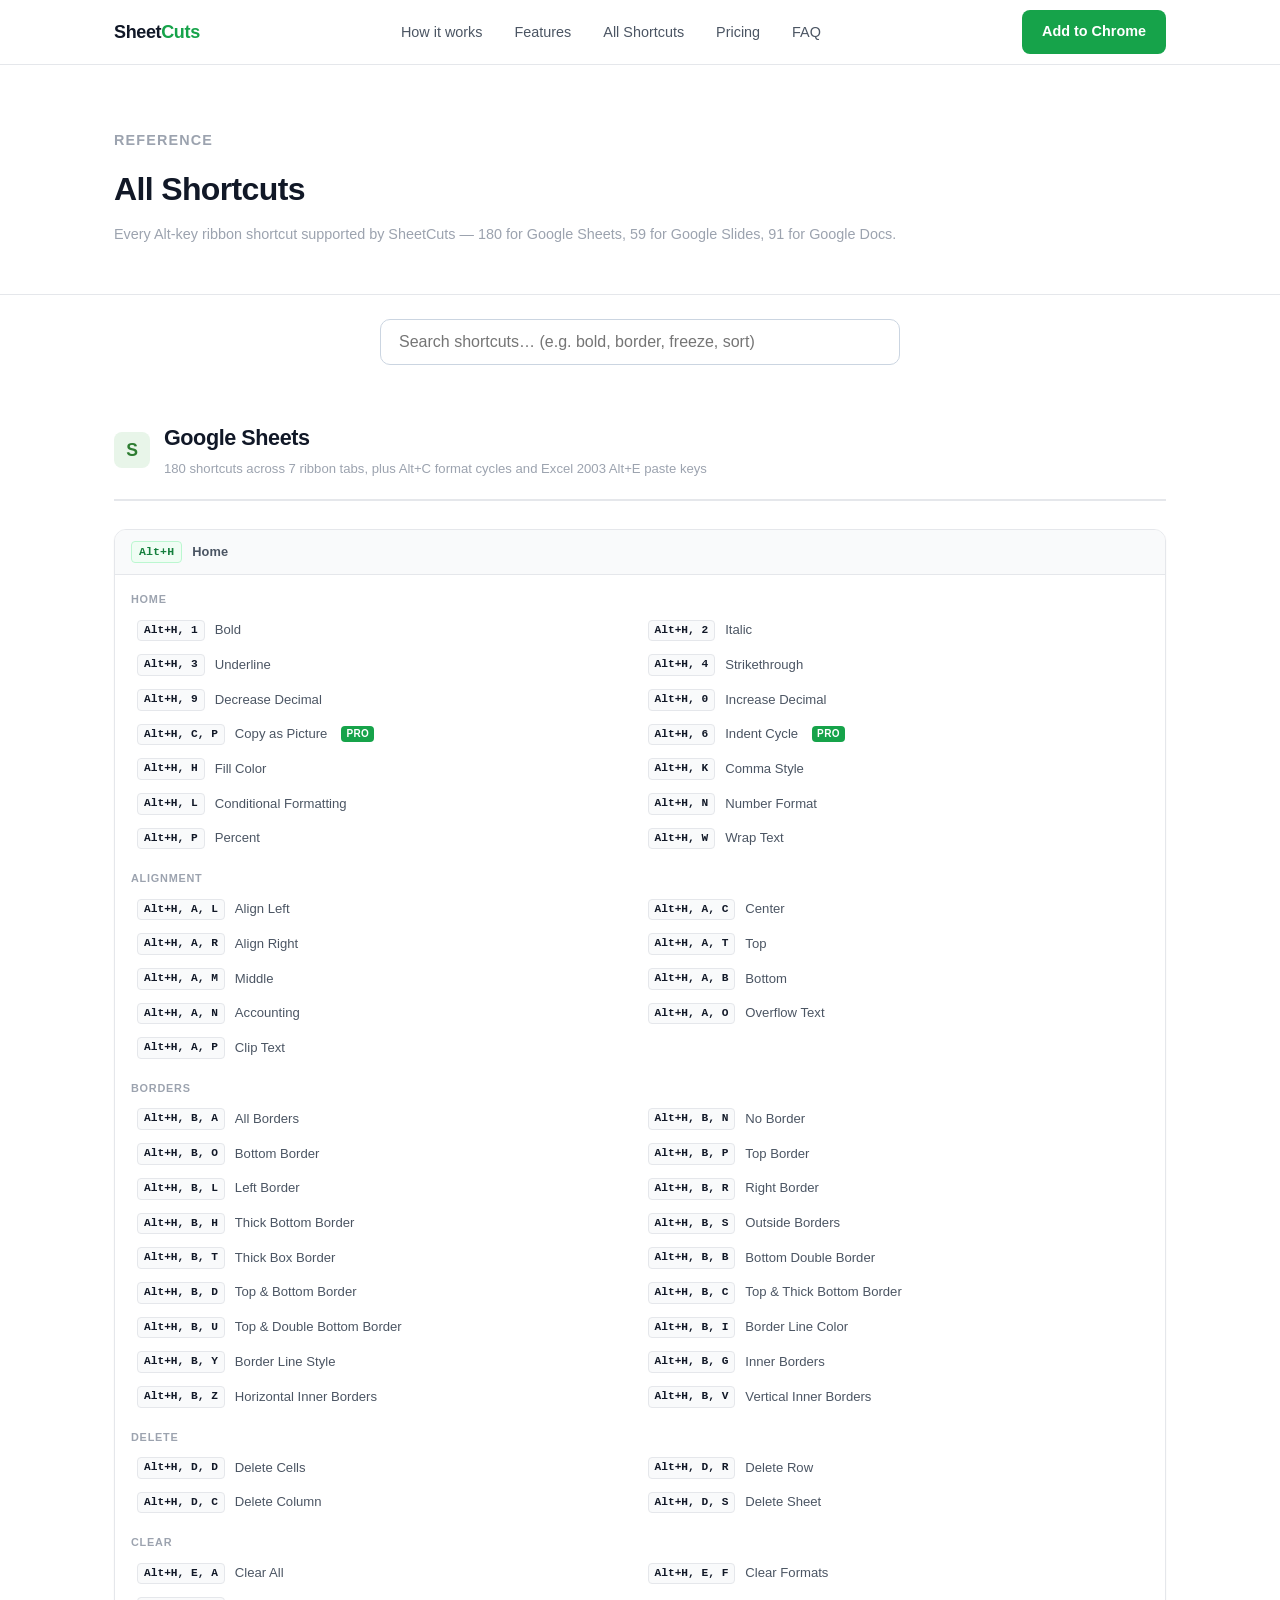
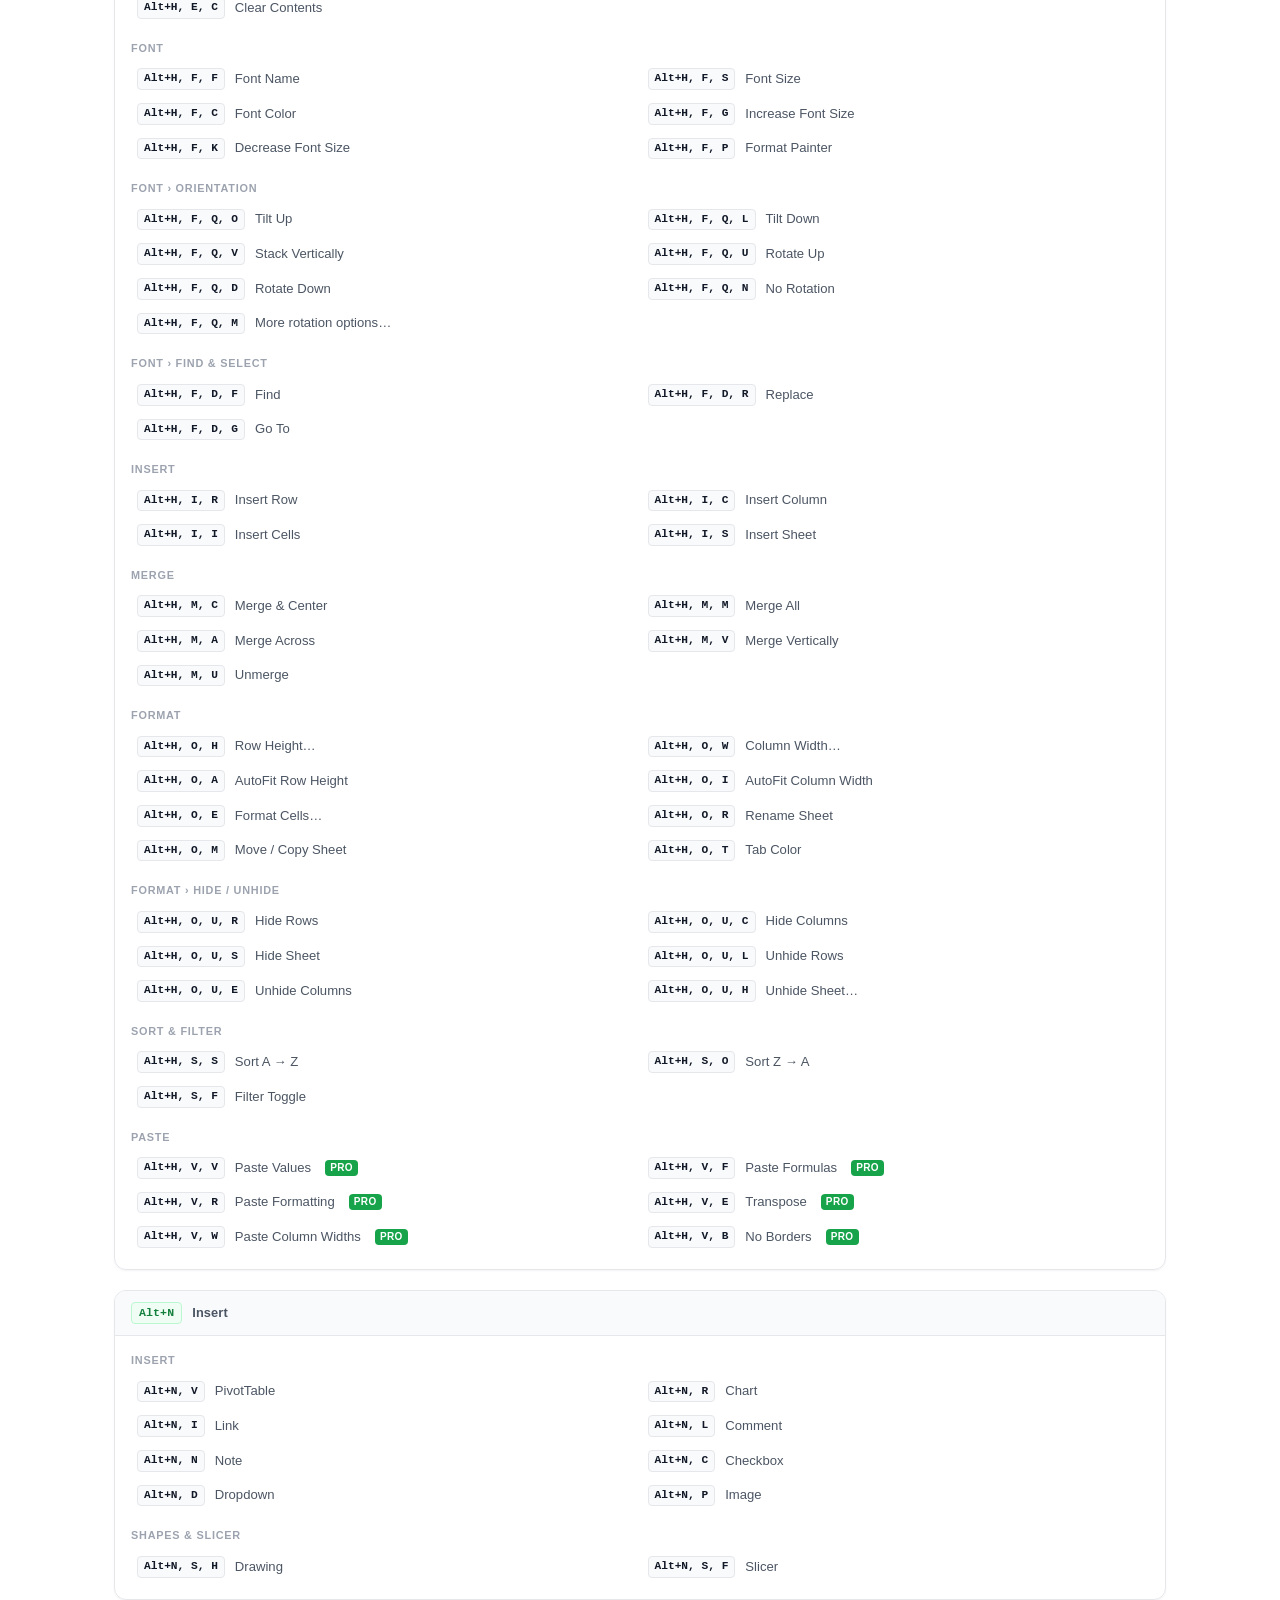
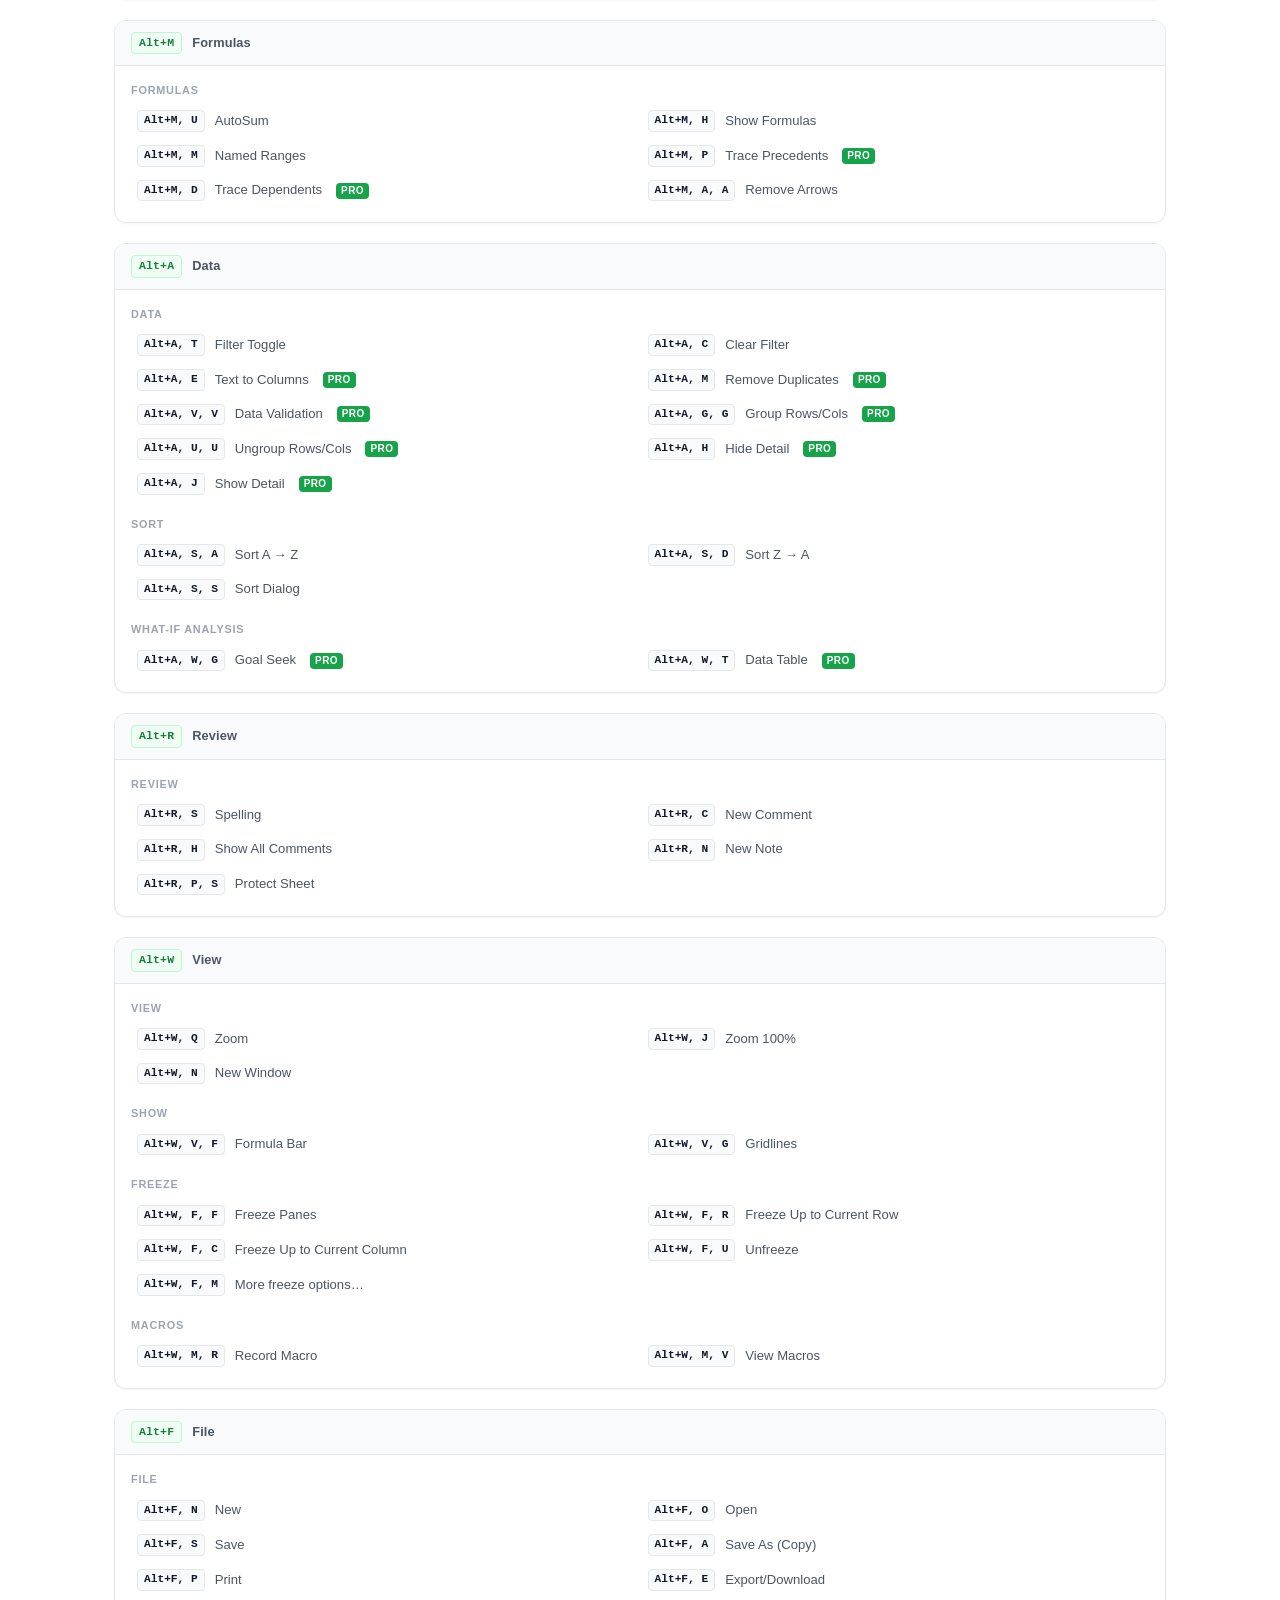
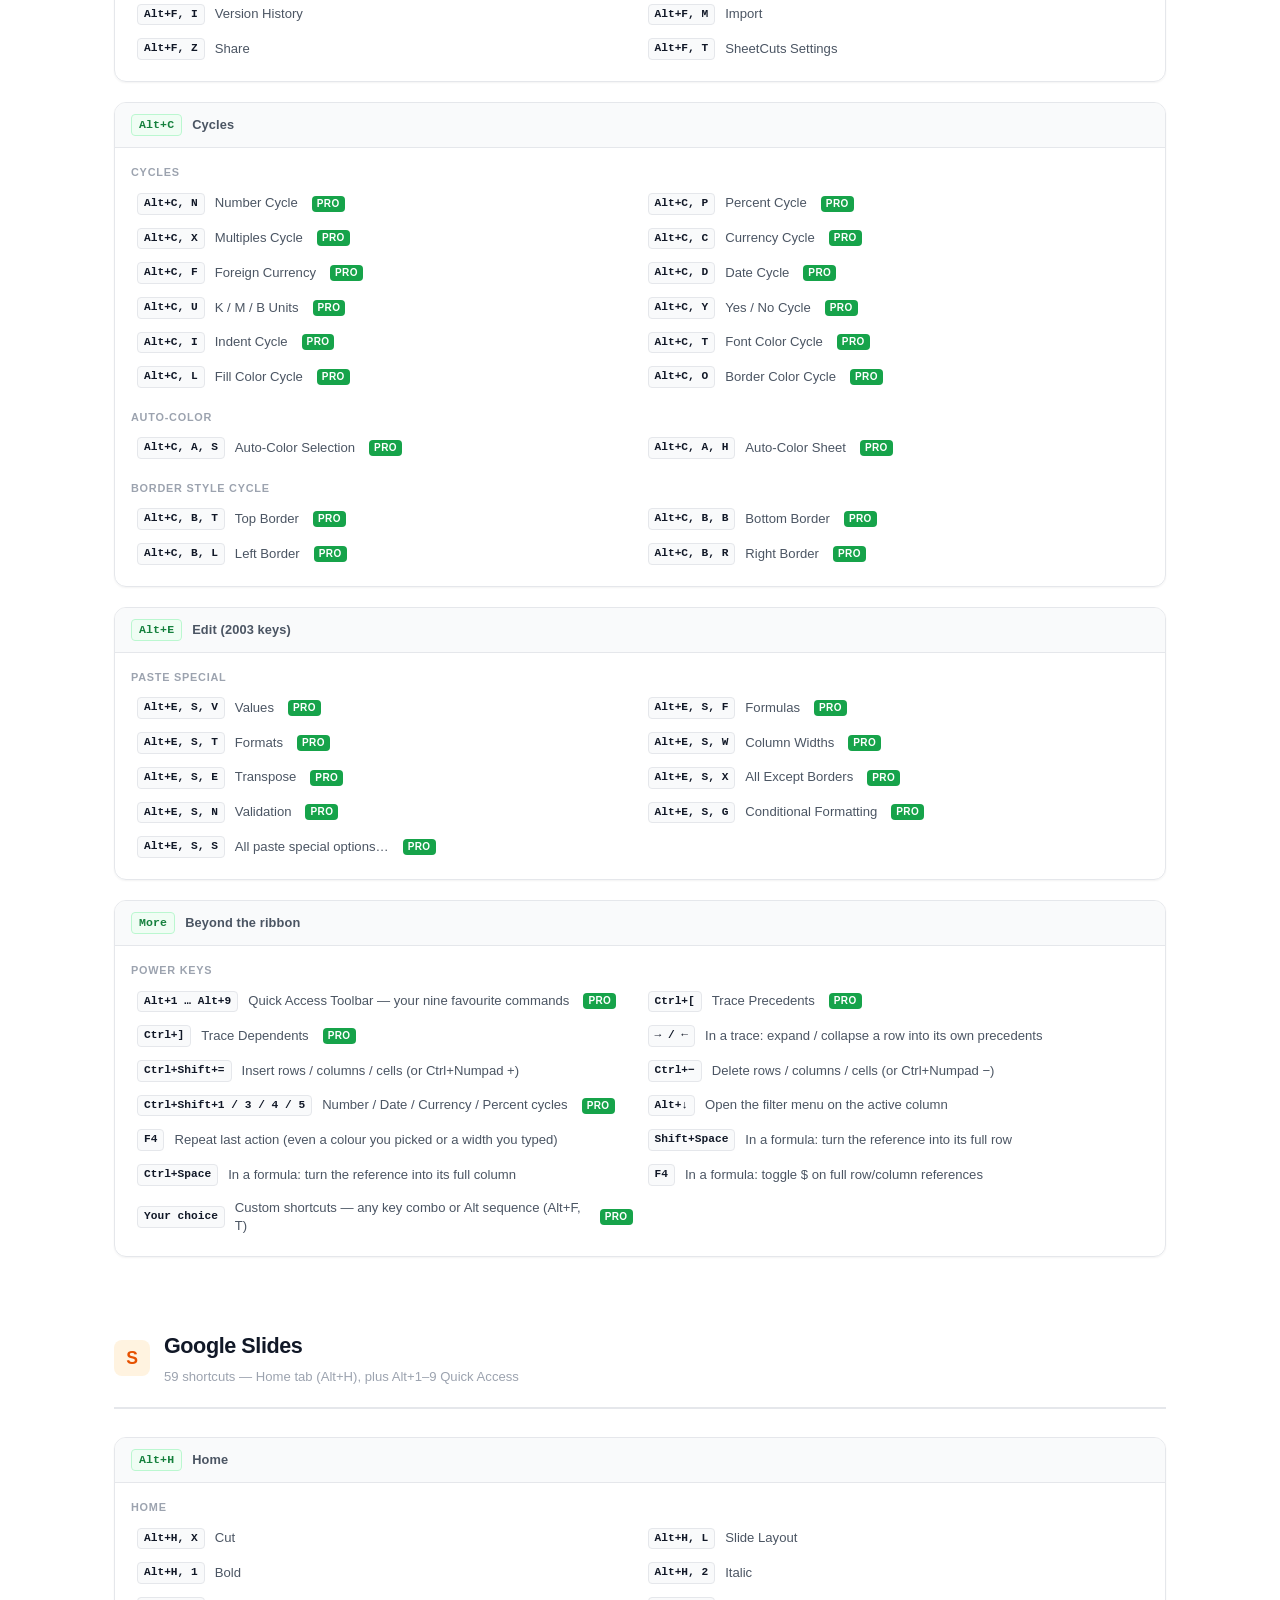
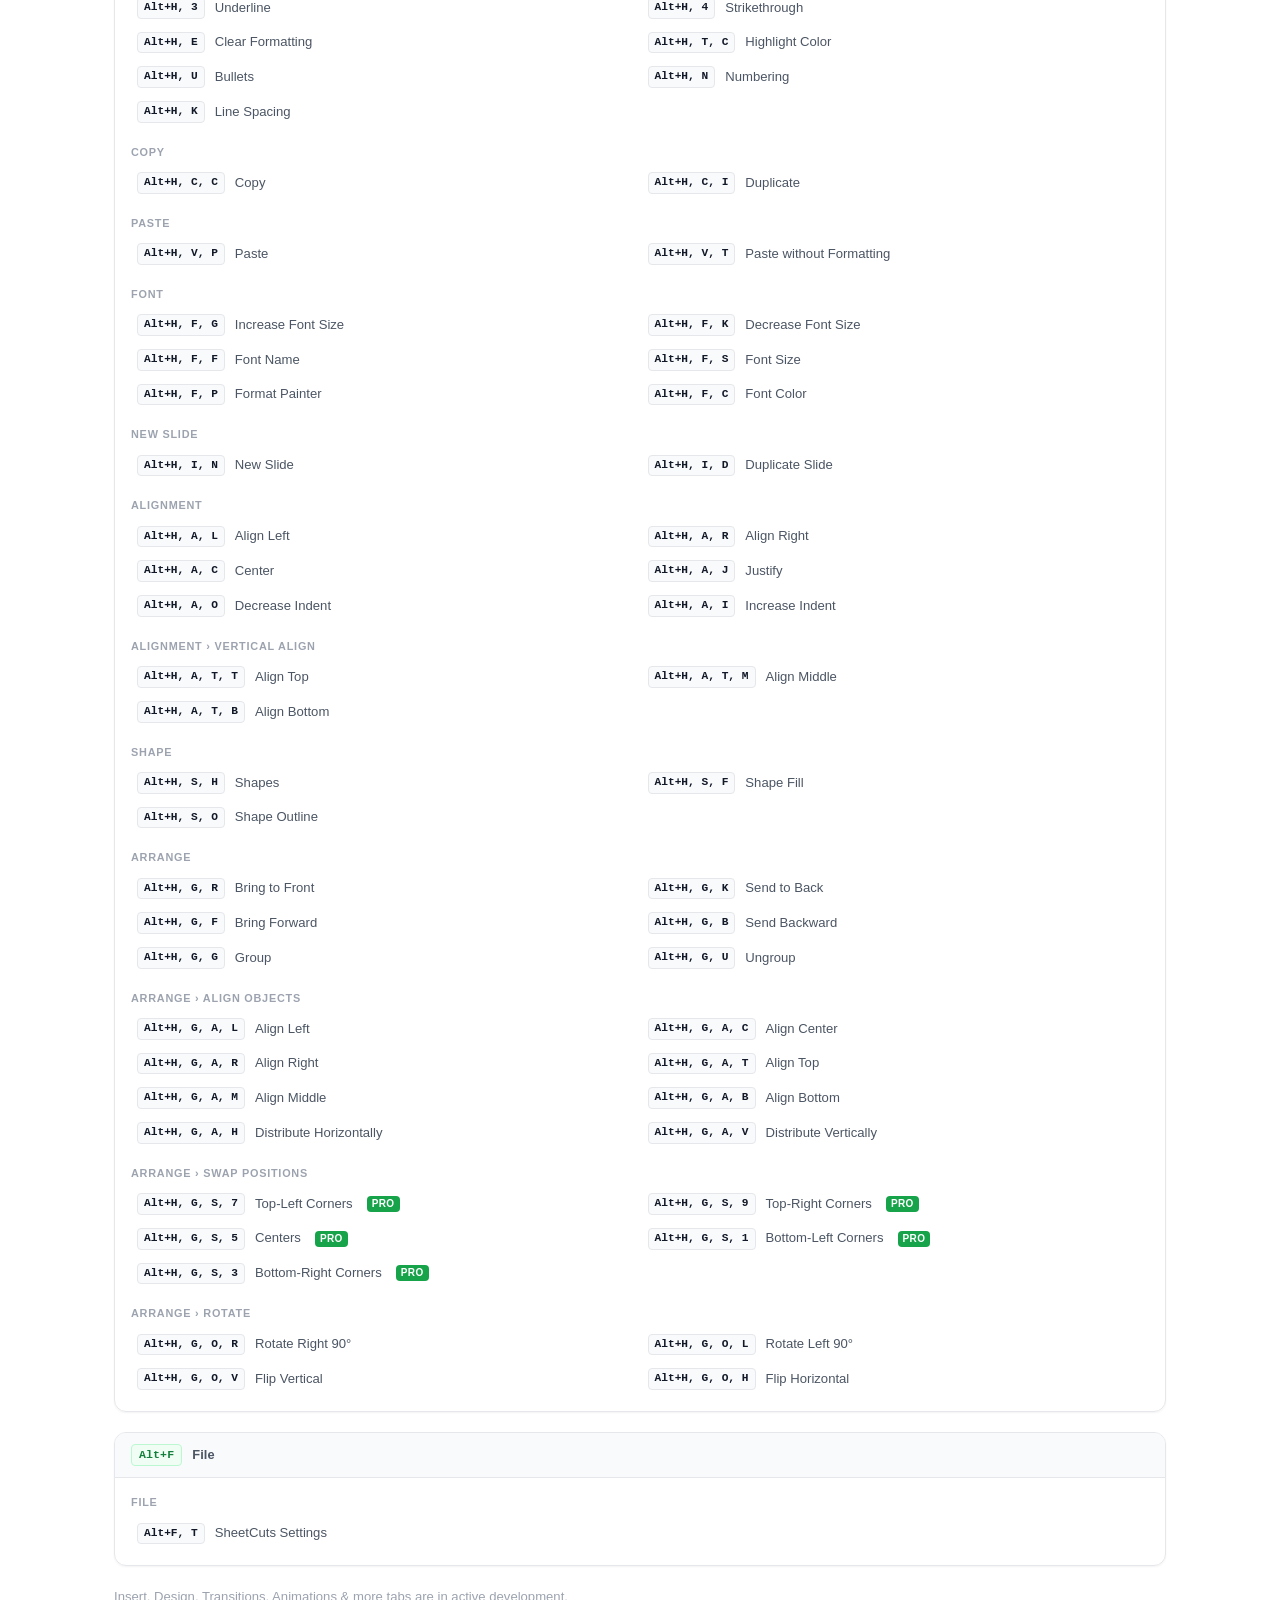
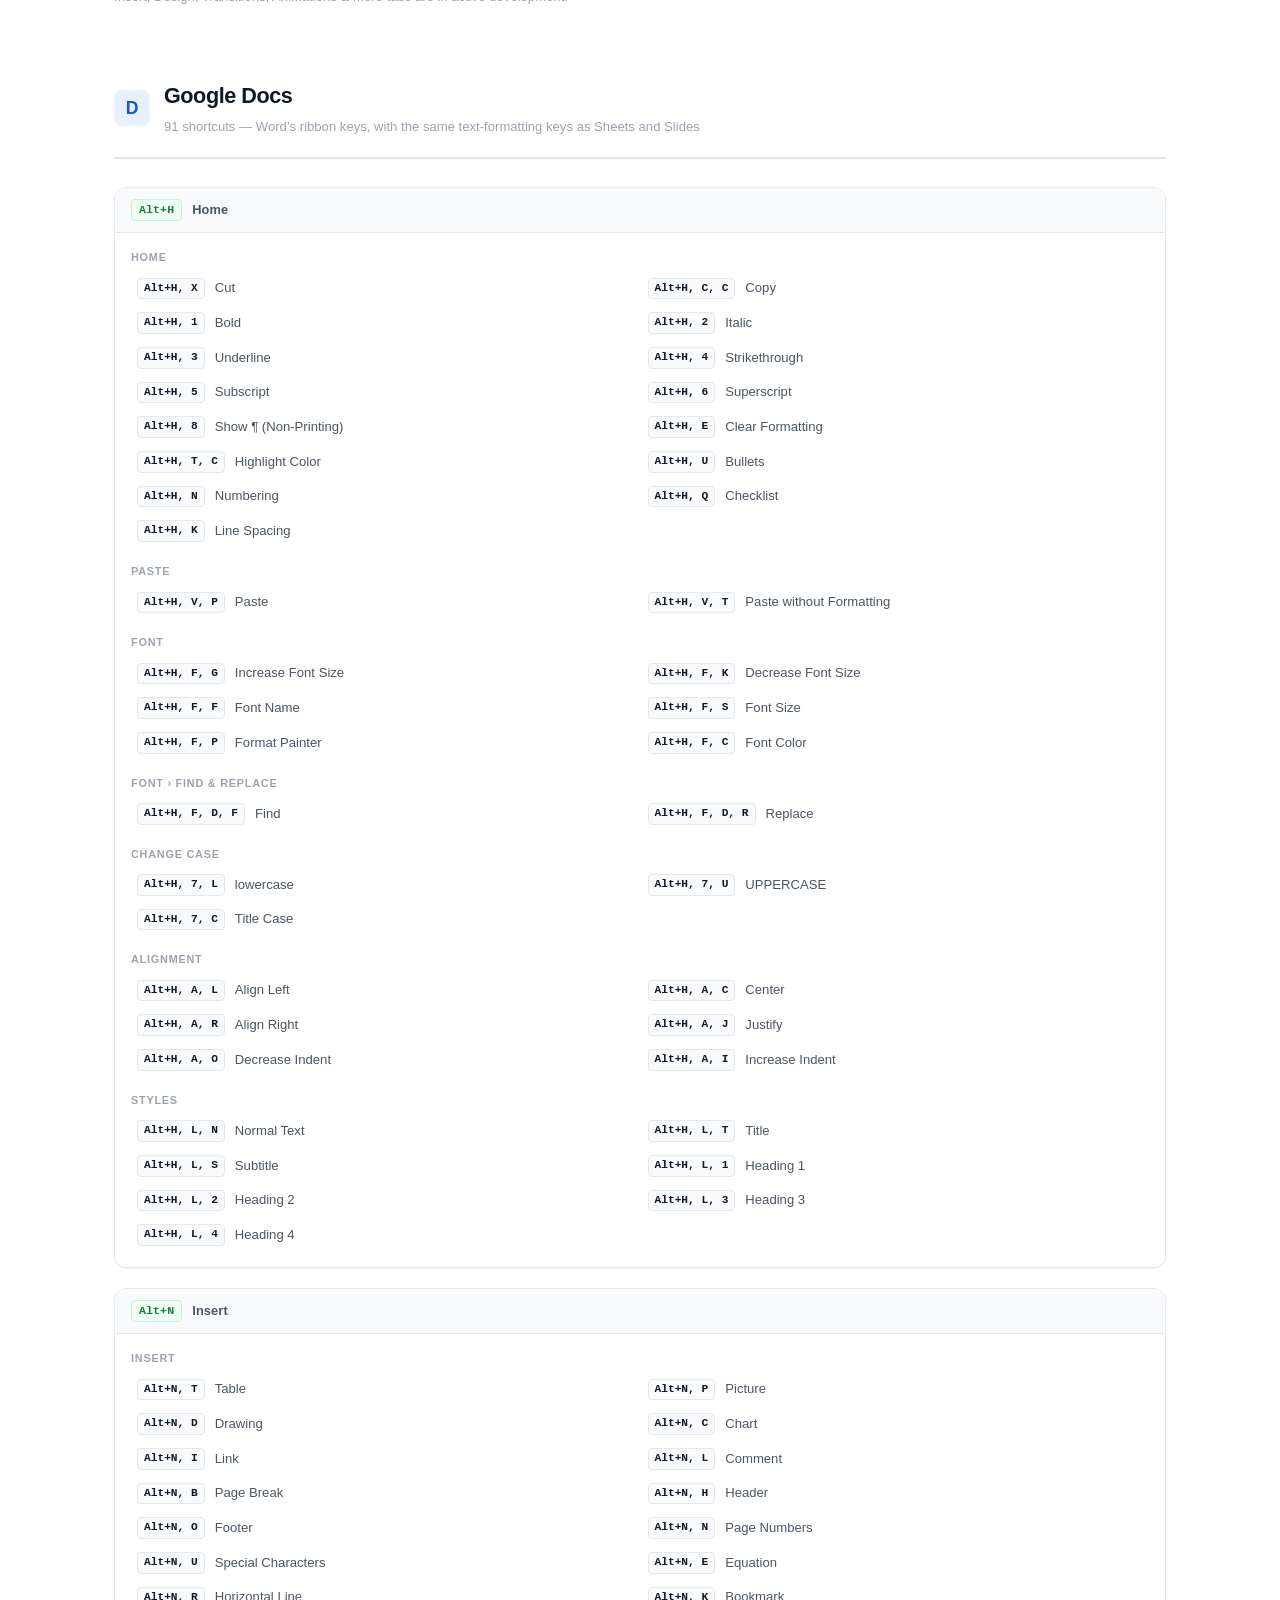
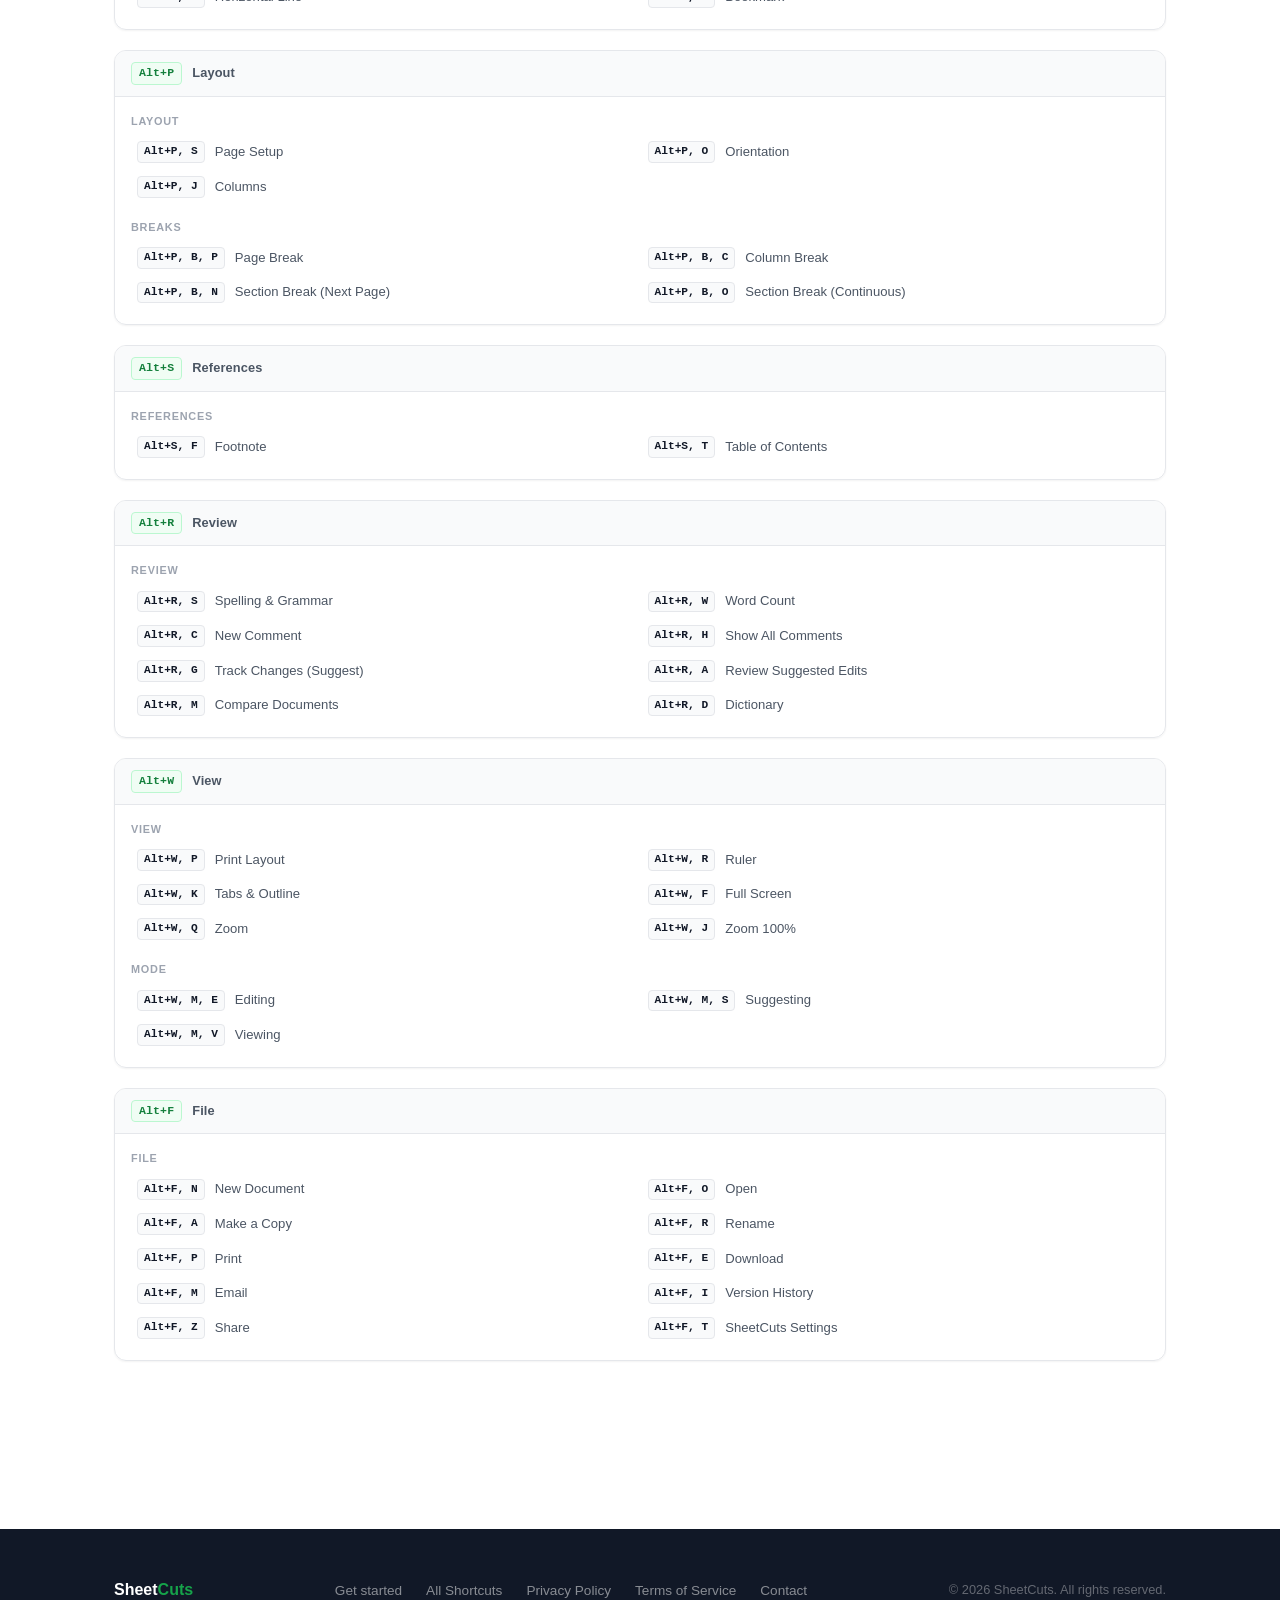
<file: shortcuts.html>
<!DOCTYPE html>
<html lang="en">
<head>
  <meta charset="UTF-8">
  <meta http-equiv="Content-Security-Policy" content="default-src 'self'; script-src 'self'; style-src 'self' 'unsafe-inline' https://fonts.googleapis.com; font-src https://fonts.gstatic.com; img-src 'self' data:; connect-src 'self'; base-uri 'self'; form-action 'self'">
  <meta name="viewport" content="width=device-width, initial-scale=1.0">
  <title>Excel, Word & PowerPoint Keyboard Shortcuts for Google Sheets, Docs & Slides — Full List | SheetCuts</title>
  <meta name="description" content="The full list of Excel, Word and PowerPoint Alt-key keyboard shortcuts for Google Sheets, Docs and Slides: 180 Sheets shortcuts, 59 Slides shortcuts and 91 Docs shortcuts, searchable, from SheetCuts.">
  <link rel="canonical" href="https://www.sheetcuts.app/shortcuts">
  <link rel="preconnect" href="https://fonts.googleapis.com">
  <link rel="preconnect" href="https://fonts.gstatic.com" crossorigin>
  <link href="https://fonts.googleapis.com/css2?family=Inter:wght@400;500;600;700;800&display=swap" rel="stylesheet">
  <link rel="stylesheet" href="style.css">
  <link rel="icon" href="/favicon.ico" sizes="any">
  <link rel="icon" type="image/svg+xml" href="/favicon.svg">
  <link rel="apple-touch-icon" href="/apple-touch-icon.png">
</head>
<body>

  <!-- Navigation -->
  <nav>
    <div class="container nav-inner">
      <a href="/" class="nav-logo">Sheet<span>Cuts</span></a>
      <ul class="nav-links">
        <li><a href="/#how-it-works">How it works</a></li>
        <li><a href="/#features">Features</a></li>
        <li><a href="/shortcuts">All Shortcuts</a></li>
        <li><a href="/#pricing">Pricing</a></li>
        <li><a href="/#faq">FAQ</a></li>
      </ul>
      <!-- TODO: Replace # with Chrome Web Store URL once extension is approved -->
      <a href="https://chromewebstore.google.com/detail/sheetcuts/gdgindnabolfjpibpclidgkjghapodpd" target="_blank" rel="noopener" class="btn btn-primary">Add to Chrome</a>
    </div>
  </nav>

  <!-- Page Header -->
  <div class="page-header">
    <div class="container">
      <p class="section-label">Reference</p>
      <h1>All Shortcuts</h1>
      <p>Every Alt-key ribbon shortcut supported by SheetCuts &mdash; 180 for Google Sheets, 59 for Google Slides, 91 for Google Docs.</p>
    </div>
  </div>

  <!-- Shortcut search -->
  <div class="container" style="margin-top:24px;">
    <input id="shortcutSearch" type="search" autocomplete="off"
      placeholder="Search shortcuts… (e.g. bold, border, freeze, sort)"
      aria-label="Search shortcuts"
      style="width:100%;max-width:520px;display:block;margin:0 auto;padding:13px 18px;font-size:16px;border:1px solid #cbd5e1;border-radius:10px;font-family:inherit;">
    <p id="searchNoResults" style="display:none;text-align:center;color:#5f6368;margin:18px 0 0;">No shortcuts match your search.</p>
  </div>

  <!-- Shortcuts Content -->
  <div class="container shortcuts-container">

    <!-- GENERATED:shortcuts:start — built from the extension by _tools/gen_shortcuts_page.py; edit the extension, not this block -->
    <!-- ── Google Sheets ─────────────────────────────────────────── -->
    <div class="shortcuts-page-section" id="sheets">

      <div class="shortcuts-app-header">
        <div class="app-icon sheets">S</div>
        <div>
          <h2>Google Sheets</h2>
          <p>180 shortcuts across 7 ribbon tabs, plus Alt+C format cycles and Excel 2003 Alt+E paste keys</p>
        </div>
      </div>

      <!-- Alt+H — Home -->
      <div class="shortcut-tab-group">
        <div class="shortcut-tab-header">
          <span class="shortcut-tab-seq">Alt+H</span> Home
        </div>
        <div class="shortcut-tab-body">

          <div class="shortcut-subgroup">
            <div class="shortcut-subgroup-label">Home</div>
            <div class="shortcuts-grid">
              <div class="shortcut-row"><span class="shortcut-key">Alt+H, 1</span> Bold</div>
              <div class="shortcut-row"><span class="shortcut-key">Alt+H, 2</span> Italic</div>
              <div class="shortcut-row"><span class="shortcut-key">Alt+H, 3</span> Underline</div>
              <div class="shortcut-row"><span class="shortcut-key">Alt+H, 4</span> Strikethrough</div>
              <div class="shortcut-row"><span class="shortcut-key">Alt+H, 9</span> Decrease Decimal</div>
              <div class="shortcut-row"><span class="shortcut-key">Alt+H, 0</span> Increase Decimal</div>
              <div class="shortcut-row"><span class="shortcut-key">Alt+H, C, P</span> Copy as Picture <span class="pro-pill">Pro</span></div>
              <div class="shortcut-row"><span class="shortcut-key">Alt+H, 6</span> Indent Cycle <span class="pro-pill">Pro</span></div>
              <div class="shortcut-row"><span class="shortcut-key">Alt+H, H</span> Fill Color</div>
              <div class="shortcut-row"><span class="shortcut-key">Alt+H, K</span> Comma Style</div>
              <div class="shortcut-row"><span class="shortcut-key">Alt+H, L</span> Conditional Formatting</div>
              <div class="shortcut-row"><span class="shortcut-key">Alt+H, N</span> Number Format</div>
              <div class="shortcut-row"><span class="shortcut-key">Alt+H, P</span> Percent</div>
              <div class="shortcut-row"><span class="shortcut-key">Alt+H, W</span> Wrap Text</div>
            </div>
          </div>

          <div class="shortcut-subgroup">
            <div class="shortcut-subgroup-label">Alignment</div>
            <div class="shortcuts-grid">
              <div class="shortcut-row"><span class="shortcut-key">Alt+H, A, L</span> Align Left</div>
              <div class="shortcut-row"><span class="shortcut-key">Alt+H, A, C</span> Center</div>
              <div class="shortcut-row"><span class="shortcut-key">Alt+H, A, R</span> Align Right</div>
              <div class="shortcut-row"><span class="shortcut-key">Alt+H, A, T</span> Top</div>
              <div class="shortcut-row"><span class="shortcut-key">Alt+H, A, M</span> Middle</div>
              <div class="shortcut-row"><span class="shortcut-key">Alt+H, A, B</span> Bottom</div>
              <div class="shortcut-row"><span class="shortcut-key">Alt+H, A, N</span> Accounting</div>
              <div class="shortcut-row"><span class="shortcut-key">Alt+H, A, O</span> Overflow Text</div>
              <div class="shortcut-row"><span class="shortcut-key">Alt+H, A, P</span> Clip Text</div>
            </div>
          </div>

          <div class="shortcut-subgroup">
            <div class="shortcut-subgroup-label">Borders</div>
            <div class="shortcuts-grid">
              <div class="shortcut-row"><span class="shortcut-key">Alt+H, B, A</span> All Borders</div>
              <div class="shortcut-row"><span class="shortcut-key">Alt+H, B, N</span> No Border</div>
              <div class="shortcut-row"><span class="shortcut-key">Alt+H, B, O</span> Bottom Border</div>
              <div class="shortcut-row"><span class="shortcut-key">Alt+H, B, P</span> Top Border</div>
              <div class="shortcut-row"><span class="shortcut-key">Alt+H, B, L</span> Left Border</div>
              <div class="shortcut-row"><span class="shortcut-key">Alt+H, B, R</span> Right Border</div>
              <div class="shortcut-row"><span class="shortcut-key">Alt+H, B, H</span> Thick Bottom Border</div>
              <div class="shortcut-row"><span class="shortcut-key">Alt+H, B, S</span> Outside Borders</div>
              <div class="shortcut-row"><span class="shortcut-key">Alt+H, B, T</span> Thick Box Border</div>
              <div class="shortcut-row"><span class="shortcut-key">Alt+H, B, B</span> Bottom Double Border</div>
              <div class="shortcut-row"><span class="shortcut-key">Alt+H, B, D</span> Top &amp; Bottom Border</div>
              <div class="shortcut-row"><span class="shortcut-key">Alt+H, B, C</span> Top &amp; Thick Bottom Border</div>
              <div class="shortcut-row"><span class="shortcut-key">Alt+H, B, U</span> Top &amp; Double Bottom Border</div>
              <div class="shortcut-row"><span class="shortcut-key">Alt+H, B, I</span> Border Line Color</div>
              <div class="shortcut-row"><span class="shortcut-key">Alt+H, B, Y</span> Border Line Style</div>
              <div class="shortcut-row"><span class="shortcut-key">Alt+H, B, G</span> Inner Borders</div>
              <div class="shortcut-row"><span class="shortcut-key">Alt+H, B, Z</span> Horizontal Inner Borders</div>
              <div class="shortcut-row"><span class="shortcut-key">Alt+H, B, V</span> Vertical Inner Borders</div>
            </div>
          </div>

          <div class="shortcut-subgroup">
            <div class="shortcut-subgroup-label">Delete</div>
            <div class="shortcuts-grid">
              <div class="shortcut-row"><span class="shortcut-key">Alt+H, D, D</span> Delete Cells</div>
              <div class="shortcut-row"><span class="shortcut-key">Alt+H, D, R</span> Delete Row</div>
              <div class="shortcut-row"><span class="shortcut-key">Alt+H, D, C</span> Delete Column</div>
              <div class="shortcut-row"><span class="shortcut-key">Alt+H, D, S</span> Delete Sheet</div>
            </div>
          </div>

          <div class="shortcut-subgroup">
            <div class="shortcut-subgroup-label">Clear</div>
            <div class="shortcuts-grid">
              <div class="shortcut-row"><span class="shortcut-key">Alt+H, E, A</span> Clear All</div>
              <div class="shortcut-row"><span class="shortcut-key">Alt+H, E, F</span> Clear Formats</div>
              <div class="shortcut-row"><span class="shortcut-key">Alt+H, E, C</span> Clear Contents</div>
            </div>
          </div>

          <div class="shortcut-subgroup">
            <div class="shortcut-subgroup-label">Font</div>
            <div class="shortcuts-grid">
              <div class="shortcut-row"><span class="shortcut-key">Alt+H, F, F</span> Font Name</div>
              <div class="shortcut-row"><span class="shortcut-key">Alt+H, F, S</span> Font Size</div>
              <div class="shortcut-row"><span class="shortcut-key">Alt+H, F, C</span> Font Color</div>
              <div class="shortcut-row"><span class="shortcut-key">Alt+H, F, G</span> Increase Font Size</div>
              <div class="shortcut-row"><span class="shortcut-key">Alt+H, F, K</span> Decrease Font Size</div>
              <div class="shortcut-row"><span class="shortcut-key">Alt+H, F, P</span> Format Painter</div>
            </div>
          </div>

          <div class="shortcut-subgroup">
            <div class="shortcut-subgroup-label">Font › Orientation</div>
            <div class="shortcuts-grid">
              <div class="shortcut-row"><span class="shortcut-key">Alt+H, F, Q, O</span> Tilt Up</div>
              <div class="shortcut-row"><span class="shortcut-key">Alt+H, F, Q, L</span> Tilt Down</div>
              <div class="shortcut-row"><span class="shortcut-key">Alt+H, F, Q, V</span> Stack Vertically</div>
              <div class="shortcut-row"><span class="shortcut-key">Alt+H, F, Q, U</span> Rotate Up</div>
              <div class="shortcut-row"><span class="shortcut-key">Alt+H, F, Q, D</span> Rotate Down</div>
              <div class="shortcut-row"><span class="shortcut-key">Alt+H, F, Q, N</span> No Rotation</div>
              <div class="shortcut-row"><span class="shortcut-key">Alt+H, F, Q, M</span> More rotation options…</div>
            </div>
          </div>

          <div class="shortcut-subgroup">
            <div class="shortcut-subgroup-label">Font › Find &amp; Select</div>
            <div class="shortcuts-grid">
              <div class="shortcut-row"><span class="shortcut-key">Alt+H, F, D, F</span> Find</div>
              <div class="shortcut-row"><span class="shortcut-key">Alt+H, F, D, R</span> Replace</div>
              <div class="shortcut-row"><span class="shortcut-key">Alt+H, F, D, G</span> Go To</div>
            </div>
          </div>

          <div class="shortcut-subgroup">
            <div class="shortcut-subgroup-label">Insert</div>
            <div class="shortcuts-grid">
              <div class="shortcut-row"><span class="shortcut-key">Alt+H, I, R</span> Insert Row</div>
              <div class="shortcut-row"><span class="shortcut-key">Alt+H, I, C</span> Insert Column</div>
              <div class="shortcut-row"><span class="shortcut-key">Alt+H, I, I</span> Insert Cells</div>
              <div class="shortcut-row"><span class="shortcut-key">Alt+H, I, S</span> Insert Sheet</div>
            </div>
          </div>

          <div class="shortcut-subgroup">
            <div class="shortcut-subgroup-label">Merge</div>
            <div class="shortcuts-grid">
              <div class="shortcut-row"><span class="shortcut-key">Alt+H, M, C</span> Merge &amp; Center</div>
              <div class="shortcut-row"><span class="shortcut-key">Alt+H, M, M</span> Merge All</div>
              <div class="shortcut-row"><span class="shortcut-key">Alt+H, M, A</span> Merge Across</div>
              <div class="shortcut-row"><span class="shortcut-key">Alt+H, M, V</span> Merge Vertically</div>
              <div class="shortcut-row"><span class="shortcut-key">Alt+H, M, U</span> Unmerge</div>
            </div>
          </div>

          <div class="shortcut-subgroup">
            <div class="shortcut-subgroup-label">Format</div>
            <div class="shortcuts-grid">
              <div class="shortcut-row"><span class="shortcut-key">Alt+H, O, H</span> Row Height…</div>
              <div class="shortcut-row"><span class="shortcut-key">Alt+H, O, W</span> Column Width…</div>
              <div class="shortcut-row"><span class="shortcut-key">Alt+H, O, A</span> AutoFit Row Height</div>
              <div class="shortcut-row"><span class="shortcut-key">Alt+H, O, I</span> AutoFit Column Width</div>
              <div class="shortcut-row"><span class="shortcut-key">Alt+H, O, E</span> Format Cells…</div>
              <div class="shortcut-row"><span class="shortcut-key">Alt+H, O, R</span> Rename Sheet</div>
              <div class="shortcut-row"><span class="shortcut-key">Alt+H, O, M</span> Move / Copy Sheet</div>
              <div class="shortcut-row"><span class="shortcut-key">Alt+H, O, T</span> Tab Color</div>
            </div>
          </div>

          <div class="shortcut-subgroup">
            <div class="shortcut-subgroup-label">Format › Hide / Unhide</div>
            <div class="shortcuts-grid">
              <div class="shortcut-row"><span class="shortcut-key">Alt+H, O, U, R</span> Hide Rows</div>
              <div class="shortcut-row"><span class="shortcut-key">Alt+H, O, U, C</span> Hide Columns</div>
              <div class="shortcut-row"><span class="shortcut-key">Alt+H, O, U, S</span> Hide Sheet</div>
              <div class="shortcut-row"><span class="shortcut-key">Alt+H, O, U, L</span> Unhide Rows</div>
              <div class="shortcut-row"><span class="shortcut-key">Alt+H, O, U, E</span> Unhide Columns</div>
              <div class="shortcut-row"><span class="shortcut-key">Alt+H, O, U, H</span> Unhide Sheet…</div>
            </div>
          </div>

          <div class="shortcut-subgroup">
            <div class="shortcut-subgroup-label">Sort &amp; Filter</div>
            <div class="shortcuts-grid">
              <div class="shortcut-row"><span class="shortcut-key">Alt+H, S, S</span> Sort A → Z</div>
              <div class="shortcut-row"><span class="shortcut-key">Alt+H, S, O</span> Sort Z → A</div>
              <div class="shortcut-row"><span class="shortcut-key">Alt+H, S, F</span> Filter Toggle</div>
            </div>
          </div>

          <div class="shortcut-subgroup">
            <div class="shortcut-subgroup-label">Paste</div>
            <div class="shortcuts-grid">
              <div class="shortcut-row"><span class="shortcut-key">Alt+H, V, V</span> Paste Values <span class="pro-pill">Pro</span></div>
              <div class="shortcut-row"><span class="shortcut-key">Alt+H, V, F</span> Paste Formulas <span class="pro-pill">Pro</span></div>
              <div class="shortcut-row"><span class="shortcut-key">Alt+H, V, R</span> Paste Formatting <span class="pro-pill">Pro</span></div>
              <div class="shortcut-row"><span class="shortcut-key">Alt+H, V, E</span> Transpose <span class="pro-pill">Pro</span></div>
              <div class="shortcut-row"><span class="shortcut-key">Alt+H, V, W</span> Paste Column Widths <span class="pro-pill">Pro</span></div>
              <div class="shortcut-row"><span class="shortcut-key">Alt+H, V, B</span> No Borders <span class="pro-pill">Pro</span></div>
            </div>
          </div>

        </div>
      </div>

      <!-- Alt+N — Insert -->
      <div class="shortcut-tab-group">
        <div class="shortcut-tab-header">
          <span class="shortcut-tab-seq">Alt+N</span> Insert
        </div>
        <div class="shortcut-tab-body">

          <div class="shortcut-subgroup">
            <div class="shortcut-subgroup-label">Insert</div>
            <div class="shortcuts-grid">
              <div class="shortcut-row"><span class="shortcut-key">Alt+N, V</span> PivotTable</div>
              <div class="shortcut-row"><span class="shortcut-key">Alt+N, R</span> Chart</div>
              <div class="shortcut-row"><span class="shortcut-key">Alt+N, I</span> Link</div>
              <div class="shortcut-row"><span class="shortcut-key">Alt+N, L</span> Comment</div>
              <div class="shortcut-row"><span class="shortcut-key">Alt+N, N</span> Note</div>
              <div class="shortcut-row"><span class="shortcut-key">Alt+N, C</span> Checkbox</div>
              <div class="shortcut-row"><span class="shortcut-key">Alt+N, D</span> Dropdown</div>
              <div class="shortcut-row"><span class="shortcut-key">Alt+N, P</span> Image</div>
            </div>
          </div>

          <div class="shortcut-subgroup">
            <div class="shortcut-subgroup-label">Shapes &amp; Slicer</div>
            <div class="shortcuts-grid">
              <div class="shortcut-row"><span class="shortcut-key">Alt+N, S, H</span> Drawing</div>
              <div class="shortcut-row"><span class="shortcut-key">Alt+N, S, F</span> Slicer</div>
            </div>
          </div>

        </div>
      </div>

      <!-- Alt+M — Formulas -->
      <div class="shortcut-tab-group">
        <div class="shortcut-tab-header">
          <span class="shortcut-tab-seq">Alt+M</span> Formulas
        </div>
        <div class="shortcut-tab-body">

          <div class="shortcut-subgroup">
            <div class="shortcut-subgroup-label">Formulas</div>
            <div class="shortcuts-grid">
              <div class="shortcut-row"><span class="shortcut-key">Alt+M, U</span> AutoSum</div>
              <div class="shortcut-row"><span class="shortcut-key">Alt+M, H</span> Show Formulas</div>
              <div class="shortcut-row"><span class="shortcut-key">Alt+M, M</span> Named Ranges</div>
              <div class="shortcut-row"><span class="shortcut-key">Alt+M, P</span> Trace Precedents <span class="pro-pill">Pro</span></div>
              <div class="shortcut-row"><span class="shortcut-key">Alt+M, D</span> Trace Dependents <span class="pro-pill">Pro</span></div>
              <div class="shortcut-row"><span class="shortcut-key">Alt+M, A, A</span> Remove Arrows</div>
            </div>
          </div>

        </div>
      </div>

      <!-- Alt+A — Data -->
      <div class="shortcut-tab-group">
        <div class="shortcut-tab-header">
          <span class="shortcut-tab-seq">Alt+A</span> Data
        </div>
        <div class="shortcut-tab-body">

          <div class="shortcut-subgroup">
            <div class="shortcut-subgroup-label">Data</div>
            <div class="shortcuts-grid">
              <div class="shortcut-row"><span class="shortcut-key">Alt+A, T</span> Filter Toggle</div>
              <div class="shortcut-row"><span class="shortcut-key">Alt+A, C</span> Clear Filter</div>
              <div class="shortcut-row"><span class="shortcut-key">Alt+A, E</span> Text to Columns <span class="pro-pill">Pro</span></div>
              <div class="shortcut-row"><span class="shortcut-key">Alt+A, M</span> Remove Duplicates <span class="pro-pill">Pro</span></div>
              <div class="shortcut-row"><span class="shortcut-key">Alt+A, V, V</span> Data Validation <span class="pro-pill">Pro</span></div>
              <div class="shortcut-row"><span class="shortcut-key">Alt+A, G, G</span> Group Rows/Cols <span class="pro-pill">Pro</span></div>
              <div class="shortcut-row"><span class="shortcut-key">Alt+A, U, U</span> Ungroup Rows/Cols <span class="pro-pill">Pro</span></div>
              <div class="shortcut-row"><span class="shortcut-key">Alt+A, H</span> Hide Detail <span class="pro-pill">Pro</span></div>
              <div class="shortcut-row"><span class="shortcut-key">Alt+A, J</span> Show Detail <span class="pro-pill">Pro</span></div>
            </div>
          </div>

          <div class="shortcut-subgroup">
            <div class="shortcut-subgroup-label">Sort</div>
            <div class="shortcuts-grid">
              <div class="shortcut-row"><span class="shortcut-key">Alt+A, S, A</span> Sort A → Z</div>
              <div class="shortcut-row"><span class="shortcut-key">Alt+A, S, D</span> Sort Z → A</div>
              <div class="shortcut-row"><span class="shortcut-key">Alt+A, S, S</span> Sort Dialog</div>
            </div>
          </div>

          <div class="shortcut-subgroup">
            <div class="shortcut-subgroup-label">What-If Analysis</div>
            <div class="shortcuts-grid">
              <div class="shortcut-row"><span class="shortcut-key">Alt+A, W, G</span> Goal Seek <span class="pro-pill">Pro</span></div>
              <div class="shortcut-row"><span class="shortcut-key">Alt+A, W, T</span> Data Table <span class="pro-pill">Pro</span></div>
            </div>
          </div>

        </div>
      </div>

      <!-- Alt+R — Review -->
      <div class="shortcut-tab-group">
        <div class="shortcut-tab-header">
          <span class="shortcut-tab-seq">Alt+R</span> Review
        </div>
        <div class="shortcut-tab-body">

          <div class="shortcut-subgroup">
            <div class="shortcut-subgroup-label">Review</div>
            <div class="shortcuts-grid">
              <div class="shortcut-row"><span class="shortcut-key">Alt+R, S</span> Spelling</div>
              <div class="shortcut-row"><span class="shortcut-key">Alt+R, C</span> New Comment</div>
              <div class="shortcut-row"><span class="shortcut-key">Alt+R, H</span> Show All Comments</div>
              <div class="shortcut-row"><span class="shortcut-key">Alt+R, N</span> New Note</div>
              <div class="shortcut-row"><span class="shortcut-key">Alt+R, P, S</span> Protect Sheet</div>
            </div>
          </div>

        </div>
      </div>

      <!-- Alt+W — View -->
      <div class="shortcut-tab-group">
        <div class="shortcut-tab-header">
          <span class="shortcut-tab-seq">Alt+W</span> View
        </div>
        <div class="shortcut-tab-body">

          <div class="shortcut-subgroup">
            <div class="shortcut-subgroup-label">View</div>
            <div class="shortcuts-grid">
              <div class="shortcut-row"><span class="shortcut-key">Alt+W, Q</span> Zoom</div>
              <div class="shortcut-row"><span class="shortcut-key">Alt+W, J</span> Zoom 100%</div>
              <div class="shortcut-row"><span class="shortcut-key">Alt+W, N</span> New Window</div>
            </div>
          </div>

          <div class="shortcut-subgroup">
            <div class="shortcut-subgroup-label">Show</div>
            <div class="shortcuts-grid">
              <div class="shortcut-row"><span class="shortcut-key">Alt+W, V, F</span> Formula Bar</div>
              <div class="shortcut-row"><span class="shortcut-key">Alt+W, V, G</span> Gridlines</div>
            </div>
          </div>

          <div class="shortcut-subgroup">
            <div class="shortcut-subgroup-label">Freeze</div>
            <div class="shortcuts-grid">
              <div class="shortcut-row"><span class="shortcut-key">Alt+W, F, F</span> Freeze Panes</div>
              <div class="shortcut-row"><span class="shortcut-key">Alt+W, F, R</span> Freeze Up to Current Row</div>
              <div class="shortcut-row"><span class="shortcut-key">Alt+W, F, C</span> Freeze Up to Current Column</div>
              <div class="shortcut-row"><span class="shortcut-key">Alt+W, F, U</span> Unfreeze</div>
              <div class="shortcut-row"><span class="shortcut-key">Alt+W, F, M</span> More freeze options…</div>
            </div>
          </div>

          <div class="shortcut-subgroup">
            <div class="shortcut-subgroup-label">Macros</div>
            <div class="shortcuts-grid">
              <div class="shortcut-row"><span class="shortcut-key">Alt+W, M, R</span> Record Macro</div>
              <div class="shortcut-row"><span class="shortcut-key">Alt+W, M, V</span> View Macros</div>
            </div>
          </div>

        </div>
      </div>

      <!-- Alt+F — File -->
      <div class="shortcut-tab-group">
        <div class="shortcut-tab-header">
          <span class="shortcut-tab-seq">Alt+F</span> File
        </div>
        <div class="shortcut-tab-body">

          <div class="shortcut-subgroup">
            <div class="shortcut-subgroup-label">File</div>
            <div class="shortcuts-grid">
              <div class="shortcut-row"><span class="shortcut-key">Alt+F, N</span> New</div>
              <div class="shortcut-row"><span class="shortcut-key">Alt+F, O</span> Open</div>
              <div class="shortcut-row"><span class="shortcut-key">Alt+F, S</span> Save</div>
              <div class="shortcut-row"><span class="shortcut-key">Alt+F, A</span> Save As (Copy)</div>
              <div class="shortcut-row"><span class="shortcut-key">Alt+F, P</span> Print</div>
              <div class="shortcut-row"><span class="shortcut-key">Alt+F, E</span> Export/Download</div>
              <div class="shortcut-row"><span class="shortcut-key">Alt+F, I</span> Version History</div>
              <div class="shortcut-row"><span class="shortcut-key">Alt+F, M</span> Import</div>
              <div class="shortcut-row"><span class="shortcut-key">Alt+F, Z</span> Share</div>
              <div class="shortcut-row"><span class="shortcut-key">Alt+F, T</span> SheetCuts Settings</div>
            </div>
          </div>

        </div>
      </div>

      <!-- Alt+C — Cycles -->
      <div class="shortcut-tab-group">
        <div class="shortcut-tab-header">
          <span class="shortcut-tab-seq">Alt+C</span> Cycles
        </div>
        <div class="shortcut-tab-body">

          <div class="shortcut-subgroup">
            <div class="shortcut-subgroup-label">Cycles</div>
            <div class="shortcuts-grid">
              <div class="shortcut-row"><span class="shortcut-key">Alt+C, N</span> Number Cycle <span class="pro-pill">Pro</span></div>
              <div class="shortcut-row"><span class="shortcut-key">Alt+C, P</span> Percent Cycle <span class="pro-pill">Pro</span></div>
              <div class="shortcut-row"><span class="shortcut-key">Alt+C, X</span> Multiples Cycle <span class="pro-pill">Pro</span></div>
              <div class="shortcut-row"><span class="shortcut-key">Alt+C, C</span> Currency Cycle <span class="pro-pill">Pro</span></div>
              <div class="shortcut-row"><span class="shortcut-key">Alt+C, F</span> Foreign Currency <span class="pro-pill">Pro</span></div>
              <div class="shortcut-row"><span class="shortcut-key">Alt+C, D</span> Date Cycle <span class="pro-pill">Pro</span></div>
              <div class="shortcut-row"><span class="shortcut-key">Alt+C, U</span> K / M / B Units <span class="pro-pill">Pro</span></div>
              <div class="shortcut-row"><span class="shortcut-key">Alt+C, Y</span> Yes / No Cycle <span class="pro-pill">Pro</span></div>
              <div class="shortcut-row"><span class="shortcut-key">Alt+C, I</span> Indent Cycle <span class="pro-pill">Pro</span></div>
              <div class="shortcut-row"><span class="shortcut-key">Alt+C, T</span> Font Color Cycle <span class="pro-pill">Pro</span></div>
              <div class="shortcut-row"><span class="shortcut-key">Alt+C, L</span> Fill Color Cycle <span class="pro-pill">Pro</span></div>
              <div class="shortcut-row"><span class="shortcut-key">Alt+C, O</span> Border Color Cycle <span class="pro-pill">Pro</span></div>
            </div>
          </div>

          <div class="shortcut-subgroup">
            <div class="shortcut-subgroup-label">Auto-Color</div>
            <div class="shortcuts-grid">
              <div class="shortcut-row"><span class="shortcut-key">Alt+C, A, S</span> Auto-Color Selection <span class="pro-pill">Pro</span></div>
              <div class="shortcut-row"><span class="shortcut-key">Alt+C, A, H</span> Auto-Color Sheet <span class="pro-pill">Pro</span></div>
            </div>
          </div>

          <div class="shortcut-subgroup">
            <div class="shortcut-subgroup-label">Border Style Cycle</div>
            <div class="shortcuts-grid">
              <div class="shortcut-row"><span class="shortcut-key">Alt+C, B, T</span> Top Border <span class="pro-pill">Pro</span></div>
              <div class="shortcut-row"><span class="shortcut-key">Alt+C, B, B</span> Bottom Border <span class="pro-pill">Pro</span></div>
              <div class="shortcut-row"><span class="shortcut-key">Alt+C, B, L</span> Left Border <span class="pro-pill">Pro</span></div>
              <div class="shortcut-row"><span class="shortcut-key">Alt+C, B, R</span> Right Border <span class="pro-pill">Pro</span></div>
            </div>
          </div>

        </div>
      </div>

      <!-- Alt+E — Edit (2003 keys) -->
      <div class="shortcut-tab-group">
        <div class="shortcut-tab-header">
          <span class="shortcut-tab-seq">Alt+E</span> Edit (2003 keys)
        </div>
        <div class="shortcut-tab-body">

          <div class="shortcut-subgroup">
            <div class="shortcut-subgroup-label">Paste Special</div>
            <div class="shortcuts-grid">
              <div class="shortcut-row"><span class="shortcut-key">Alt+E, S, V</span> Values <span class="pro-pill">Pro</span></div>
              <div class="shortcut-row"><span class="shortcut-key">Alt+E, S, F</span> Formulas <span class="pro-pill">Pro</span></div>
              <div class="shortcut-row"><span class="shortcut-key">Alt+E, S, T</span> Formats <span class="pro-pill">Pro</span></div>
              <div class="shortcut-row"><span class="shortcut-key">Alt+E, S, W</span> Column Widths <span class="pro-pill">Pro</span></div>
              <div class="shortcut-row"><span class="shortcut-key">Alt+E, S, E</span> Transpose <span class="pro-pill">Pro</span></div>
              <div class="shortcut-row"><span class="shortcut-key">Alt+E, S, X</span> All Except Borders <span class="pro-pill">Pro</span></div>
              <div class="shortcut-row"><span class="shortcut-key">Alt+E, S, N</span> Validation <span class="pro-pill">Pro</span></div>
              <div class="shortcut-row"><span class="shortcut-key">Alt+E, S, G</span> Conditional Formatting <span class="pro-pill">Pro</span></div>
              <div class="shortcut-row"><span class="shortcut-key">Alt+E, S, S</span> All paste special options… <span class="pro-pill">Pro</span></div>
            </div>
          </div>

        </div>
      </div>

      <!-- Beyond the ribbon -->
      <div class="shortcut-tab-group">
        <div class="shortcut-tab-header">
          <span class="shortcut-tab-seq">More</span> Beyond the ribbon
        </div>
        <div class="shortcut-tab-body">

          <div class="shortcut-subgroup">
            <div class="shortcut-subgroup-label">Power keys</div>
            <div class="shortcuts-grid">
              <div class="shortcut-row"><span class="shortcut-key">Alt+1 … Alt+9</span> Quick Access Toolbar — your nine favourite commands <span class="pro-pill">Pro</span></div>
              <div class="shortcut-row"><span class="shortcut-key">Ctrl+[</span> Trace Precedents <span class="pro-pill">Pro</span></div>
              <div class="shortcut-row"><span class="shortcut-key">Ctrl+]</span> Trace Dependents <span class="pro-pill">Pro</span></div>
              <div class="shortcut-row"><span class="shortcut-key">→ / ←</span> In a trace: expand / collapse a row into its own precedents</div>
              <div class="shortcut-row"><span class="shortcut-key">Ctrl+Shift+=</span> Insert rows / columns / cells (or Ctrl+Numpad +)</div>
              <div class="shortcut-row"><span class="shortcut-key">Ctrl+−</span> Delete rows / columns / cells (or Ctrl+Numpad −)</div>
              <div class="shortcut-row"><span class="shortcut-key">Ctrl+Shift+1 / 3 / 4 / 5</span> Number / Date / Currency / Percent cycles <span class="pro-pill">Pro</span></div>
              <div class="shortcut-row"><span class="shortcut-key">Alt+↓</span> Open the filter menu on the active column</div>
              <div class="shortcut-row"><span class="shortcut-key">F4</span> Repeat last action (even a colour you picked or a width you typed)</div>
              <div class="shortcut-row"><span class="shortcut-key">Shift+Space</span> In a formula: turn the reference into its full row</div>
              <div class="shortcut-row"><span class="shortcut-key">Ctrl+Space</span> In a formula: turn the reference into its full column</div>
              <div class="shortcut-row"><span class="shortcut-key">F4</span> In a formula: toggle $ on full row/column references</div>
              <div class="shortcut-row"><span class="shortcut-key">Your choice</span> Custom shortcuts — any key combo or Alt sequence (Alt+F, T) <span class="pro-pill">Pro</span></div>
            </div>
          </div>

        </div>
      </div>

    </div>

    <!-- ── Google Slides ──────────────────────────────────────────── -->
    <div class="shortcuts-page-section" id="slides">

      <div class="shortcuts-app-header">
        <div class="app-icon slides">S</div>
        <div>
          <h2>Google Slides</h2>
          <p>59 shortcuts &mdash; Home tab (Alt+H), plus Alt+1–9 Quick Access</p>
        </div>
      </div>

      <!-- Alt+H — Home -->
      <div class="shortcut-tab-group">
        <div class="shortcut-tab-header">
          <span class="shortcut-tab-seq">Alt+H</span> Home
        </div>
        <div class="shortcut-tab-body">

          <div class="shortcut-subgroup">
            <div class="shortcut-subgroup-label">Home</div>
            <div class="shortcuts-grid">
              <div class="shortcut-row"><span class="shortcut-key">Alt+H, X</span> Cut</div>
              <div class="shortcut-row"><span class="shortcut-key">Alt+H, L</span> Slide Layout</div>
              <div class="shortcut-row"><span class="shortcut-key">Alt+H, 1</span> Bold</div>
              <div class="shortcut-row"><span class="shortcut-key">Alt+H, 2</span> Italic</div>
              <div class="shortcut-row"><span class="shortcut-key">Alt+H, 3</span> Underline</div>
              <div class="shortcut-row"><span class="shortcut-key">Alt+H, 4</span> Strikethrough</div>
              <div class="shortcut-row"><span class="shortcut-key">Alt+H, E</span> Clear Formatting</div>
              <div class="shortcut-row"><span class="shortcut-key">Alt+H, T, C</span> Highlight Color</div>
              <div class="shortcut-row"><span class="shortcut-key">Alt+H, U</span> Bullets</div>
              <div class="shortcut-row"><span class="shortcut-key">Alt+H, N</span> Numbering</div>
              <div class="shortcut-row"><span class="shortcut-key">Alt+H, K</span> Line Spacing</div>
            </div>
          </div>

          <div class="shortcut-subgroup">
            <div class="shortcut-subgroup-label">Copy</div>
            <div class="shortcuts-grid">
              <div class="shortcut-row"><span class="shortcut-key">Alt+H, C, C</span> Copy</div>
              <div class="shortcut-row"><span class="shortcut-key">Alt+H, C, I</span> Duplicate</div>
            </div>
          </div>

          <div class="shortcut-subgroup">
            <div class="shortcut-subgroup-label">Paste</div>
            <div class="shortcuts-grid">
              <div class="shortcut-row"><span class="shortcut-key">Alt+H, V, P</span> Paste</div>
              <div class="shortcut-row"><span class="shortcut-key">Alt+H, V, T</span> Paste without Formatting</div>
            </div>
          </div>

          <div class="shortcut-subgroup">
            <div class="shortcut-subgroup-label">Font</div>
            <div class="shortcuts-grid">
              <div class="shortcut-row"><span class="shortcut-key">Alt+H, F, G</span> Increase Font Size</div>
              <div class="shortcut-row"><span class="shortcut-key">Alt+H, F, K</span> Decrease Font Size</div>
              <div class="shortcut-row"><span class="shortcut-key">Alt+H, F, F</span> Font Name</div>
              <div class="shortcut-row"><span class="shortcut-key">Alt+H, F, S</span> Font Size</div>
              <div class="shortcut-row"><span class="shortcut-key">Alt+H, F, P</span> Format Painter</div>
              <div class="shortcut-row"><span class="shortcut-key">Alt+H, F, C</span> Font Color</div>
            </div>
          </div>

          <div class="shortcut-subgroup">
            <div class="shortcut-subgroup-label">New Slide</div>
            <div class="shortcuts-grid">
              <div class="shortcut-row"><span class="shortcut-key">Alt+H, I, N</span> New Slide</div>
              <div class="shortcut-row"><span class="shortcut-key">Alt+H, I, D</span> Duplicate Slide</div>
            </div>
          </div>

          <div class="shortcut-subgroup">
            <div class="shortcut-subgroup-label">Alignment</div>
            <div class="shortcuts-grid">
              <div class="shortcut-row"><span class="shortcut-key">Alt+H, A, L</span> Align Left</div>
              <div class="shortcut-row"><span class="shortcut-key">Alt+H, A, R</span> Align Right</div>
              <div class="shortcut-row"><span class="shortcut-key">Alt+H, A, C</span> Center</div>
              <div class="shortcut-row"><span class="shortcut-key">Alt+H, A, J</span> Justify</div>
              <div class="shortcut-row"><span class="shortcut-key">Alt+H, A, O</span> Decrease Indent</div>
              <div class="shortcut-row"><span class="shortcut-key">Alt+H, A, I</span> Increase Indent</div>
            </div>
          </div>

          <div class="shortcut-subgroup">
            <div class="shortcut-subgroup-label">Alignment › Vertical Align</div>
            <div class="shortcuts-grid">
              <div class="shortcut-row"><span class="shortcut-key">Alt+H, A, T, T</span> Align Top</div>
              <div class="shortcut-row"><span class="shortcut-key">Alt+H, A, T, M</span> Align Middle</div>
              <div class="shortcut-row"><span class="shortcut-key">Alt+H, A, T, B</span> Align Bottom</div>
            </div>
          </div>

          <div class="shortcut-subgroup">
            <div class="shortcut-subgroup-label">Shape</div>
            <div class="shortcuts-grid">
              <div class="shortcut-row"><span class="shortcut-key">Alt+H, S, H</span> Shapes</div>
              <div class="shortcut-row"><span class="shortcut-key">Alt+H, S, F</span> Shape Fill</div>
              <div class="shortcut-row"><span class="shortcut-key">Alt+H, S, O</span> Shape Outline</div>
            </div>
          </div>

          <div class="shortcut-subgroup">
            <div class="shortcut-subgroup-label">Arrange</div>
            <div class="shortcuts-grid">
              <div class="shortcut-row"><span class="shortcut-key">Alt+H, G, R</span> Bring to Front</div>
              <div class="shortcut-row"><span class="shortcut-key">Alt+H, G, K</span> Send to Back</div>
              <div class="shortcut-row"><span class="shortcut-key">Alt+H, G, F</span> Bring Forward</div>
              <div class="shortcut-row"><span class="shortcut-key">Alt+H, G, B</span> Send Backward</div>
              <div class="shortcut-row"><span class="shortcut-key">Alt+H, G, G</span> Group</div>
              <div class="shortcut-row"><span class="shortcut-key">Alt+H, G, U</span> Ungroup</div>
            </div>
          </div>

          <div class="shortcut-subgroup">
            <div class="shortcut-subgroup-label">Arrange › Align Objects</div>
            <div class="shortcuts-grid">
              <div class="shortcut-row"><span class="shortcut-key">Alt+H, G, A, L</span> Align Left</div>
              <div class="shortcut-row"><span class="shortcut-key">Alt+H, G, A, C</span> Align Center</div>
              <div class="shortcut-row"><span class="shortcut-key">Alt+H, G, A, R</span> Align Right</div>
              <div class="shortcut-row"><span class="shortcut-key">Alt+H, G, A, T</span> Align Top</div>
              <div class="shortcut-row"><span class="shortcut-key">Alt+H, G, A, M</span> Align Middle</div>
              <div class="shortcut-row"><span class="shortcut-key">Alt+H, G, A, B</span> Align Bottom</div>
              <div class="shortcut-row"><span class="shortcut-key">Alt+H, G, A, H</span> Distribute Horizontally</div>
              <div class="shortcut-row"><span class="shortcut-key">Alt+H, G, A, V</span> Distribute Vertically</div>
            </div>
          </div>

          <div class="shortcut-subgroup">
            <div class="shortcut-subgroup-label">Arrange › Swap Positions</div>
            <div class="shortcuts-grid">
              <div class="shortcut-row"><span class="shortcut-key">Alt+H, G, S, 7</span> Top-Left Corners <span class="pro-pill">Pro</span></div>
              <div class="shortcut-row"><span class="shortcut-key">Alt+H, G, S, 9</span> Top-Right Corners <span class="pro-pill">Pro</span></div>
              <div class="shortcut-row"><span class="shortcut-key">Alt+H, G, S, 5</span> Centers <span class="pro-pill">Pro</span></div>
              <div class="shortcut-row"><span class="shortcut-key">Alt+H, G, S, 1</span> Bottom-Left Corners <span class="pro-pill">Pro</span></div>
              <div class="shortcut-row"><span class="shortcut-key">Alt+H, G, S, 3</span> Bottom-Right Corners <span class="pro-pill">Pro</span></div>
            </div>
          </div>

          <div class="shortcut-subgroup">
            <div class="shortcut-subgroup-label">Arrange › Rotate</div>
            <div class="shortcuts-grid">
              <div class="shortcut-row"><span class="shortcut-key">Alt+H, G, O, R</span> Rotate Right 90°</div>
              <div class="shortcut-row"><span class="shortcut-key">Alt+H, G, O, L</span> Rotate Left 90°</div>
              <div class="shortcut-row"><span class="shortcut-key">Alt+H, G, O, V</span> Flip Vertical</div>
              <div class="shortcut-row"><span class="shortcut-key">Alt+H, G, O, H</span> Flip Horizontal</div>
            </div>
          </div>

        </div>
      </div>

      <!-- Alt+F — File -->
      <div class="shortcut-tab-group">
        <div class="shortcut-tab-header">
          <span class="shortcut-tab-seq">Alt+F</span> File
        </div>
        <div class="shortcut-tab-body">

          <div class="shortcut-subgroup">
            <div class="shortcut-subgroup-label">File</div>
            <div class="shortcuts-grid">
              <div class="shortcut-row"><span class="shortcut-key">Alt+F, T</span> SheetCuts Settings</div>
            </div>
          </div>

        </div>
      </div>

      <p class="shortcuts-coming-soon">Insert, Design, Transitions, Animations &amp; more tabs are in active development.</p>

    </div>

    <!-- ── Google Docs ────────────────────────────────────────────── -->
    <div class="shortcuts-page-section" id="docs">

      <div class="shortcuts-app-header">
        <div class="app-icon docs">D</div>
        <div>
          <h2>Google Docs</h2>
          <p>91 shortcuts &mdash; Word&rsquo;s ribbon keys, with the same text-formatting keys as Sheets and Slides</p>
        </div>
      </div>

      <!-- Alt+H — Home -->
      <div class="shortcut-tab-group">
        <div class="shortcut-tab-header">
          <span class="shortcut-tab-seq">Alt+H</span> Home
        </div>
        <div class="shortcut-tab-body">

          <div class="shortcut-subgroup">
            <div class="shortcut-subgroup-label">Home</div>
            <div class="shortcuts-grid">
              <div class="shortcut-row"><span class="shortcut-key">Alt+H, X</span> Cut</div>
              <div class="shortcut-row"><span class="shortcut-key">Alt+H, C, C</span> Copy</div>
              <div class="shortcut-row"><span class="shortcut-key">Alt+H, 1</span> Bold</div>
              <div class="shortcut-row"><span class="shortcut-key">Alt+H, 2</span> Italic</div>
              <div class="shortcut-row"><span class="shortcut-key">Alt+H, 3</span> Underline</div>
              <div class="shortcut-row"><span class="shortcut-key">Alt+H, 4</span> Strikethrough</div>
              <div class="shortcut-row"><span class="shortcut-key">Alt+H, 5</span> Subscript</div>
              <div class="shortcut-row"><span class="shortcut-key">Alt+H, 6</span> Superscript</div>
              <div class="shortcut-row"><span class="shortcut-key">Alt+H, 8</span> Show ¶ (Non-Printing)</div>
              <div class="shortcut-row"><span class="shortcut-key">Alt+H, E</span> Clear Formatting</div>
              <div class="shortcut-row"><span class="shortcut-key">Alt+H, T, C</span> Highlight Color</div>
              <div class="shortcut-row"><span class="shortcut-key">Alt+H, U</span> Bullets</div>
              <div class="shortcut-row"><span class="shortcut-key">Alt+H, N</span> Numbering</div>
              <div class="shortcut-row"><span class="shortcut-key">Alt+H, Q</span> Checklist</div>
              <div class="shortcut-row"><span class="shortcut-key">Alt+H, K</span> Line Spacing</div>
            </div>
          </div>

          <div class="shortcut-subgroup">
            <div class="shortcut-subgroup-label">Paste</div>
            <div class="shortcuts-grid">
              <div class="shortcut-row"><span class="shortcut-key">Alt+H, V, P</span> Paste</div>
              <div class="shortcut-row"><span class="shortcut-key">Alt+H, V, T</span> Paste without Formatting</div>
            </div>
          </div>

          <div class="shortcut-subgroup">
            <div class="shortcut-subgroup-label">Font</div>
            <div class="shortcuts-grid">
              <div class="shortcut-row"><span class="shortcut-key">Alt+H, F, G</span> Increase Font Size</div>
              <div class="shortcut-row"><span class="shortcut-key">Alt+H, F, K</span> Decrease Font Size</div>
              <div class="shortcut-row"><span class="shortcut-key">Alt+H, F, F</span> Font Name</div>
              <div class="shortcut-row"><span class="shortcut-key">Alt+H, F, S</span> Font Size</div>
              <div class="shortcut-row"><span class="shortcut-key">Alt+H, F, P</span> Format Painter</div>
              <div class="shortcut-row"><span class="shortcut-key">Alt+H, F, C</span> Font Color</div>
            </div>
          </div>

          <div class="shortcut-subgroup">
            <div class="shortcut-subgroup-label">Font › Find &amp; Replace</div>
            <div class="shortcuts-grid">
              <div class="shortcut-row"><span class="shortcut-key">Alt+H, F, D, F</span> Find</div>
              <div class="shortcut-row"><span class="shortcut-key">Alt+H, F, D, R</span> Replace</div>
            </div>
          </div>

          <div class="shortcut-subgroup">
            <div class="shortcut-subgroup-label">Change Case</div>
            <div class="shortcuts-grid">
              <div class="shortcut-row"><span class="shortcut-key">Alt+H, 7, L</span> lowercase</div>
              <div class="shortcut-row"><span class="shortcut-key">Alt+H, 7, U</span> UPPERCASE</div>
              <div class="shortcut-row"><span class="shortcut-key">Alt+H, 7, C</span> Title Case</div>
            </div>
          </div>

          <div class="shortcut-subgroup">
            <div class="shortcut-subgroup-label">Alignment</div>
            <div class="shortcuts-grid">
              <div class="shortcut-row"><span class="shortcut-key">Alt+H, A, L</span> Align Left</div>
              <div class="shortcut-row"><span class="shortcut-key">Alt+H, A, C</span> Center</div>
              <div class="shortcut-row"><span class="shortcut-key">Alt+H, A, R</span> Align Right</div>
              <div class="shortcut-row"><span class="shortcut-key">Alt+H, A, J</span> Justify</div>
              <div class="shortcut-row"><span class="shortcut-key">Alt+H, A, O</span> Decrease Indent</div>
              <div class="shortcut-row"><span class="shortcut-key">Alt+H, A, I</span> Increase Indent</div>
            </div>
          </div>

          <div class="shortcut-subgroup">
            <div class="shortcut-subgroup-label">Styles</div>
            <div class="shortcuts-grid">
              <div class="shortcut-row"><span class="shortcut-key">Alt+H, L, N</span> Normal Text</div>
              <div class="shortcut-row"><span class="shortcut-key">Alt+H, L, T</span> Title</div>
              <div class="shortcut-row"><span class="shortcut-key">Alt+H, L, S</span> Subtitle</div>
              <div class="shortcut-row"><span class="shortcut-key">Alt+H, L, 1</span> Heading 1</div>
              <div class="shortcut-row"><span class="shortcut-key">Alt+H, L, 2</span> Heading 2</div>
              <div class="shortcut-row"><span class="shortcut-key">Alt+H, L, 3</span> Heading 3</div>
              <div class="shortcut-row"><span class="shortcut-key">Alt+H, L, 4</span> Heading 4</div>
            </div>
          </div>

        </div>
      </div>

      <!-- Alt+N — Insert -->
      <div class="shortcut-tab-group">
        <div class="shortcut-tab-header">
          <span class="shortcut-tab-seq">Alt+N</span> Insert
        </div>
        <div class="shortcut-tab-body">

          <div class="shortcut-subgroup">
            <div class="shortcut-subgroup-label">Insert</div>
            <div class="shortcuts-grid">
              <div class="shortcut-row"><span class="shortcut-key">Alt+N, T</span> Table</div>
              <div class="shortcut-row"><span class="shortcut-key">Alt+N, P</span> Picture</div>
              <div class="shortcut-row"><span class="shortcut-key">Alt+N, D</span> Drawing</div>
              <div class="shortcut-row"><span class="shortcut-key">Alt+N, C</span> Chart</div>
              <div class="shortcut-row"><span class="shortcut-key">Alt+N, I</span> Link</div>
              <div class="shortcut-row"><span class="shortcut-key">Alt+N, L</span> Comment</div>
              <div class="shortcut-row"><span class="shortcut-key">Alt+N, B</span> Page Break</div>
              <div class="shortcut-row"><span class="shortcut-key">Alt+N, H</span> Header</div>
              <div class="shortcut-row"><span class="shortcut-key">Alt+N, O</span> Footer</div>
              <div class="shortcut-row"><span class="shortcut-key">Alt+N, N</span> Page Numbers</div>
              <div class="shortcut-row"><span class="shortcut-key">Alt+N, U</span> Special Characters</div>
              <div class="shortcut-row"><span class="shortcut-key">Alt+N, E</span> Equation</div>
              <div class="shortcut-row"><span class="shortcut-key">Alt+N, R</span> Horizontal Line</div>
              <div class="shortcut-row"><span class="shortcut-key">Alt+N, K</span> Bookmark</div>
            </div>
          </div>

        </div>
      </div>

      <!-- Alt+P — Layout -->
      <div class="shortcut-tab-group">
        <div class="shortcut-tab-header">
          <span class="shortcut-tab-seq">Alt+P</span> Layout
        </div>
        <div class="shortcut-tab-body">

          <div class="shortcut-subgroup">
            <div class="shortcut-subgroup-label">Layout</div>
            <div class="shortcuts-grid">
              <div class="shortcut-row"><span class="shortcut-key">Alt+P, S</span> Page Setup</div>
              <div class="shortcut-row"><span class="shortcut-key">Alt+P, O</span> Orientation</div>
              <div class="shortcut-row"><span class="shortcut-key">Alt+P, J</span> Columns</div>
            </div>
          </div>

          <div class="shortcut-subgroup">
            <div class="shortcut-subgroup-label">Breaks</div>
            <div class="shortcuts-grid">
              <div class="shortcut-row"><span class="shortcut-key">Alt+P, B, P</span> Page Break</div>
              <div class="shortcut-row"><span class="shortcut-key">Alt+P, B, C</span> Column Break</div>
              <div class="shortcut-row"><span class="shortcut-key">Alt+P, B, N</span> Section Break (Next Page)</div>
              <div class="shortcut-row"><span class="shortcut-key">Alt+P, B, O</span> Section Break (Continuous)</div>
            </div>
          </div>

        </div>
      </div>

      <!-- Alt+S — References -->
      <div class="shortcut-tab-group">
        <div class="shortcut-tab-header">
          <span class="shortcut-tab-seq">Alt+S</span> References
        </div>
        <div class="shortcut-tab-body">

          <div class="shortcut-subgroup">
            <div class="shortcut-subgroup-label">References</div>
            <div class="shortcuts-grid">
              <div class="shortcut-row"><span class="shortcut-key">Alt+S, F</span> Footnote</div>
              <div class="shortcut-row"><span class="shortcut-key">Alt+S, T</span> Table of Contents</div>
            </div>
          </div>

        </div>
      </div>

      <!-- Alt+R — Review -->
      <div class="shortcut-tab-group">
        <div class="shortcut-tab-header">
          <span class="shortcut-tab-seq">Alt+R</span> Review
        </div>
        <div class="shortcut-tab-body">

          <div class="shortcut-subgroup">
            <div class="shortcut-subgroup-label">Review</div>
            <div class="shortcuts-grid">
              <div class="shortcut-row"><span class="shortcut-key">Alt+R, S</span> Spelling &amp; Grammar</div>
              <div class="shortcut-row"><span class="shortcut-key">Alt+R, W</span> Word Count</div>
              <div class="shortcut-row"><span class="shortcut-key">Alt+R, C</span> New Comment</div>
              <div class="shortcut-row"><span class="shortcut-key">Alt+R, H</span> Show All Comments</div>
              <div class="shortcut-row"><span class="shortcut-key">Alt+R, G</span> Track Changes (Suggest)</div>
              <div class="shortcut-row"><span class="shortcut-key">Alt+R, A</span> Review Suggested Edits</div>
              <div class="shortcut-row"><span class="shortcut-key">Alt+R, M</span> Compare Documents</div>
              <div class="shortcut-row"><span class="shortcut-key">Alt+R, D</span> Dictionary</div>
            </div>
          </div>

        </div>
      </div>

      <!-- Alt+W — View -->
      <div class="shortcut-tab-group">
        <div class="shortcut-tab-header">
          <span class="shortcut-tab-seq">Alt+W</span> View
        </div>
        <div class="shortcut-tab-body">

          <div class="shortcut-subgroup">
            <div class="shortcut-subgroup-label">View</div>
            <div class="shortcuts-grid">
              <div class="shortcut-row"><span class="shortcut-key">Alt+W, P</span> Print Layout</div>
              <div class="shortcut-row"><span class="shortcut-key">Alt+W, R</span> Ruler</div>
              <div class="shortcut-row"><span class="shortcut-key">Alt+W, K</span> Tabs &amp; Outline</div>
              <div class="shortcut-row"><span class="shortcut-key">Alt+W, F</span> Full Screen</div>
              <div class="shortcut-row"><span class="shortcut-key">Alt+W, Q</span> Zoom</div>
              <div class="shortcut-row"><span class="shortcut-key">Alt+W, J</span> Zoom 100%</div>
            </div>
          </div>

          <div class="shortcut-subgroup">
            <div class="shortcut-subgroup-label">Mode</div>
            <div class="shortcuts-grid">
              <div class="shortcut-row"><span class="shortcut-key">Alt+W, M, E</span> Editing</div>
              <div class="shortcut-row"><span class="shortcut-key">Alt+W, M, S</span> Suggesting</div>
              <div class="shortcut-row"><span class="shortcut-key">Alt+W, M, V</span> Viewing</div>
            </div>
          </div>

        </div>
      </div>

      <!-- Alt+F — File -->
      <div class="shortcut-tab-group">
        <div class="shortcut-tab-header">
          <span class="shortcut-tab-seq">Alt+F</span> File
        </div>
        <div class="shortcut-tab-body">

          <div class="shortcut-subgroup">
            <div class="shortcut-subgroup-label">File</div>
            <div class="shortcuts-grid">
              <div class="shortcut-row"><span class="shortcut-key">Alt+F, N</span> New Document</div>
              <div class="shortcut-row"><span class="shortcut-key">Alt+F, O</span> Open</div>
              <div class="shortcut-row"><span class="shortcut-key">Alt+F, A</span> Make a Copy</div>
              <div class="shortcut-row"><span class="shortcut-key">Alt+F, R</span> Rename</div>
              <div class="shortcut-row"><span class="shortcut-key">Alt+F, P</span> Print</div>
              <div class="shortcut-row"><span class="shortcut-key">Alt+F, E</span> Download</div>
              <div class="shortcut-row"><span class="shortcut-key">Alt+F, M</span> Email</div>
              <div class="shortcut-row"><span class="shortcut-key">Alt+F, I</span> Version History</div>
              <div class="shortcut-row"><span class="shortcut-key">Alt+F, Z</span> Share</div>
              <div class="shortcut-row"><span class="shortcut-key">Alt+F, T</span> SheetCuts Settings</div>
            </div>
          </div>

        </div>
      </div>

    </div>
    <!-- GENERATED:shortcuts:end -->
  </div>

  <!-- Footer -->
  <footer>
    <div class="container footer-inner">
      <div class="footer-logo">Sheet<span>Cuts</span></div>
      <ul class="footer-links">
        <li><a href="/onboarding">Get started</a></li>
        <li><a href="/shortcuts">All Shortcuts</a></li>
        <li><a href="/privacy">Privacy Policy</a></li>
        <li><a href="/terms">Terms of Service</a></li>
        <li><a href="mailto:sheetcuts@gmail.com">Contact</a></li>
      </ul>
      <p class="footer-copy">&copy; 2026 SheetCuts. All rights reserved.</p>
    </div>
  </footer>

  <script src="shortcuts-search.js"></script>
</body>
</html>
</file>
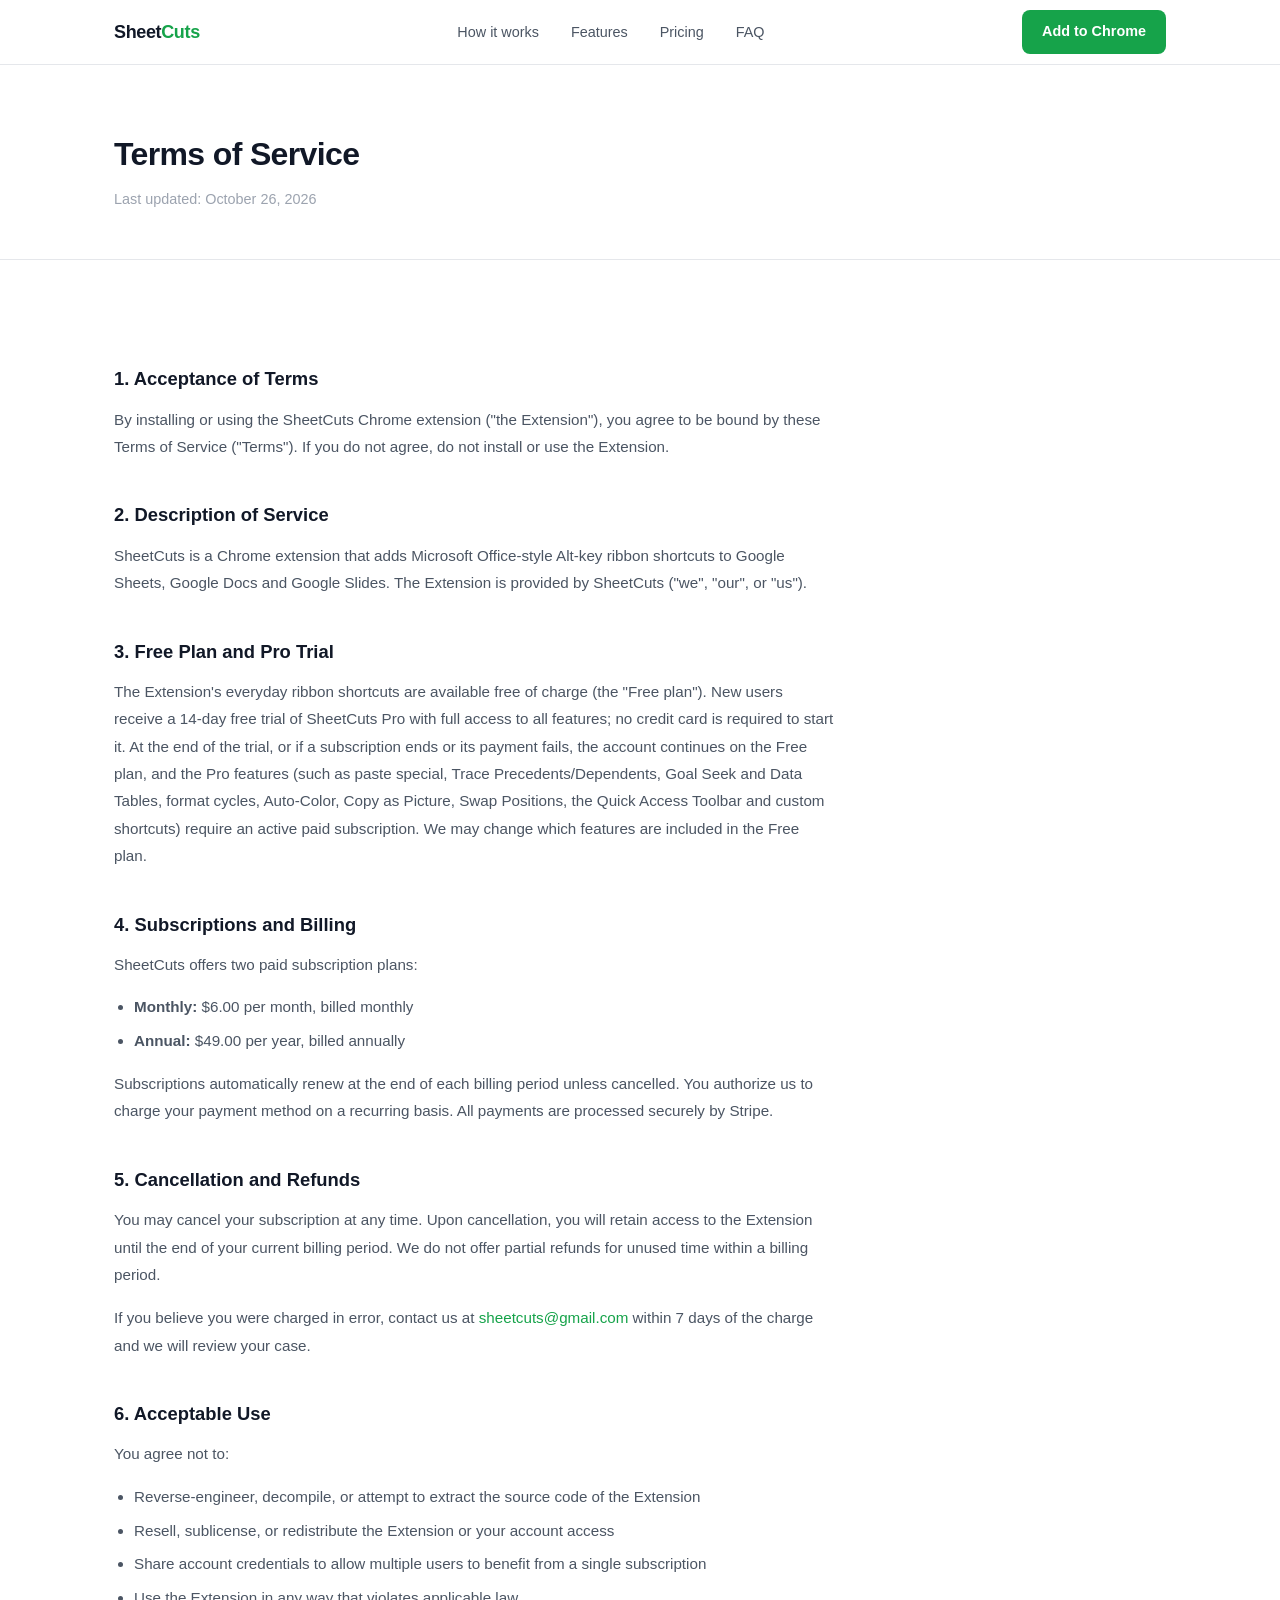
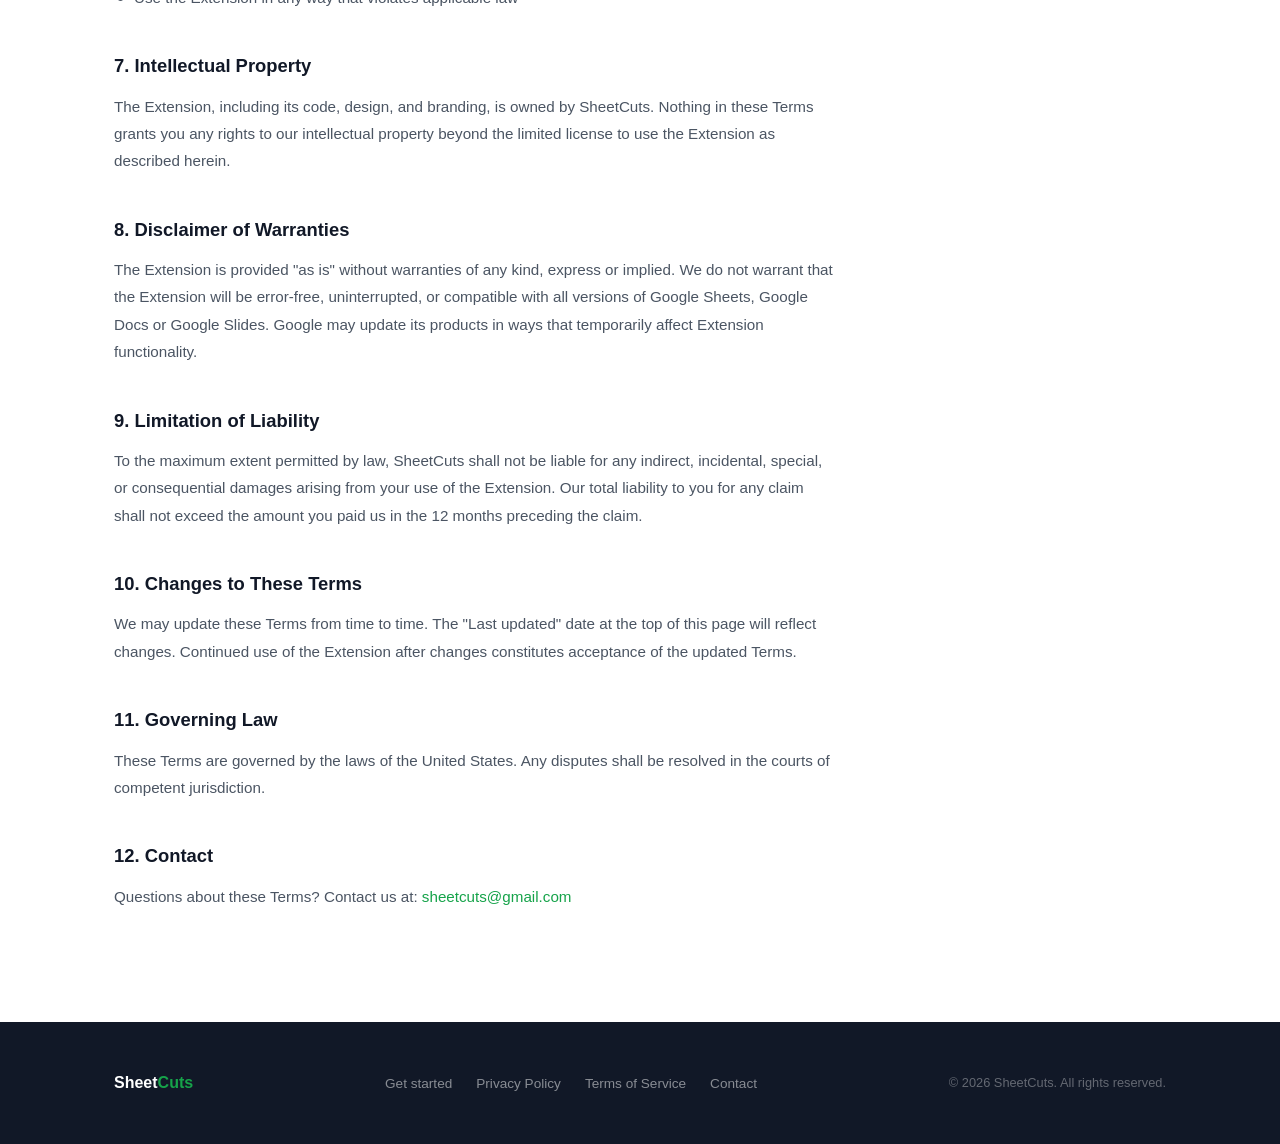
<file: terms.html>
<!DOCTYPE html>
<html lang="en">
<head>
  <meta charset="UTF-8">
  <meta http-equiv="Content-Security-Policy" content="default-src 'self'; script-src 'self'; style-src 'self' 'unsafe-inline' https://fonts.googleapis.com; font-src https://fonts.gstatic.com; img-src 'self' data:; connect-src 'self'; base-uri 'self'; form-action 'self'">
  <meta name="viewport" content="width=device-width, initial-scale=1.0">
  <title>Terms of Service — SheetCuts</title>
  <link rel="preconnect" href="https://fonts.googleapis.com">
  <link rel="preconnect" href="https://fonts.gstatic.com" crossorigin>
  <link href="https://fonts.googleapis.com/css2?family=Inter:wght@400;500;600;700;800&display=swap" rel="stylesheet">
  <link rel="stylesheet" href="style.css">
  <link rel="icon" href="/favicon.ico" sizes="any">
  <link rel="icon" type="image/svg+xml" href="/favicon.svg">
  <link rel="apple-touch-icon" href="/apple-touch-icon.png">
</head>
<body>

  <!-- Navigation -->
  <nav>
    <div class="container nav-inner">
      <a href="/" class="nav-logo">Sheet<span>Cuts</span></a>
      <ul class="nav-links">
        <li><a href="/#how-it-works">How it works</a></li>
        <li><a href="/#features">Features</a></li>
        <li><a href="/#pricing">Pricing</a></li>
        <li><a href="/#faq">FAQ</a></li>
      </ul>
      <!-- TODO: Replace # with Chrome Web Store URL once extension is approved -->
      <a href="https://chromewebstore.google.com/detail/sheetcuts/gdgindnabolfjpibpclidgkjghapodpd" target="_blank" rel="noopener" class="btn btn-primary">Add to Chrome</a>
    </div>
  </nav>

  <!-- Page Header -->
  <div class="page-header">
    <div class="container">
      <h1>Terms of Service</h1>
      <p>Last updated: October 26, 2026</p>
    </div>
  </div>

  <!-- Content -->
  <div class="container">
    <div class="page-content">

      <h2>1. Acceptance of Terms</h2>
      <p>By installing or using the SheetCuts Chrome extension ("the Extension"), you agree to be bound by these Terms of Service ("Terms"). If you do not agree, do not install or use the Extension.</p>

      <h2>2. Description of Service</h2>
      <p>SheetCuts is a Chrome extension that adds Microsoft Office-style Alt-key ribbon shortcuts to Google Sheets, Google Docs and Google Slides. The Extension is provided by SheetCuts ("we", "our", or "us").</p>

      <h2>3. Free Plan and Pro Trial</h2>
      <p>The Extension's everyday ribbon shortcuts are available free of charge (the "Free plan"). New users receive a 14-day free trial of SheetCuts Pro with full access to all features; no credit card is required to start it. At the end of the trial, or if a subscription ends or its payment fails, the account continues on the Free plan, and the Pro features (such as paste special, Trace Precedents/Dependents, Goal Seek and Data Tables, format cycles, Auto-Color, Copy as Picture, Swap Positions, the Quick Access Toolbar and custom shortcuts) require an active paid subscription. We may change which features are included in the Free plan.</p>

      <h2>4. Subscriptions and Billing</h2>
      <p>SheetCuts offers two paid subscription plans:</p>
      <ul>
        <li><strong>Monthly:</strong> $6.00 per month, billed monthly</li>
        <li><strong>Annual:</strong> $49.00 per year, billed annually</li>
      </ul>
      <p>Subscriptions automatically renew at the end of each billing period unless cancelled. You authorize us to charge your payment method on a recurring basis. All payments are processed securely by Stripe.</p>

      <h2>5. Cancellation and Refunds</h2>
      <p>You may cancel your subscription at any time. Upon cancellation, you will retain access to the Extension until the end of your current billing period. We do not offer partial refunds for unused time within a billing period.</p>
      <p>If you believe you were charged in error, contact us at <a href="mailto:sheetcuts@gmail.com">sheetcuts@gmail.com</a> within 7 days of the charge and we will review your case.</p>

      <h2>6. Acceptable Use</h2>
      <p>You agree not to:</p>
      <ul>
        <li>Reverse-engineer, decompile, or attempt to extract the source code of the Extension</li>
        <li>Resell, sublicense, or redistribute the Extension or your account access</li>
        <li>Share account credentials to allow multiple users to benefit from a single subscription</li>
        <li>Use the Extension in any way that violates applicable law</li>
      </ul>

      <h2>7. Intellectual Property</h2>
      <p>The Extension, including its code, design, and branding, is owned by SheetCuts. Nothing in these Terms grants you any rights to our intellectual property beyond the limited license to use the Extension as described herein.</p>

      <h2>8. Disclaimer of Warranties</h2>
      <p>The Extension is provided "as is" without warranties of any kind, express or implied. We do not warrant that the Extension will be error-free, uninterrupted, or compatible with all versions of Google Sheets, Google Docs or Google Slides. Google may update its products in ways that temporarily affect Extension functionality.</p>

      <h2>9. Limitation of Liability</h2>
      <p>To the maximum extent permitted by law, SheetCuts shall not be liable for any indirect, incidental, special, or consequential damages arising from your use of the Extension. Our total liability to you for any claim shall not exceed the amount you paid us in the 12 months preceding the claim.</p>

      <h2>10. Changes to These Terms</h2>
      <p>We may update these Terms from time to time. The "Last updated" date at the top of this page will reflect changes. Continued use of the Extension after changes constitutes acceptance of the updated Terms.</p>

      <h2>11. Governing Law</h2>
      <p>These Terms are governed by the laws of the United States. Any disputes shall be resolved in the courts of competent jurisdiction.</p>

      <h2>12. Contact</h2>
      <p>Questions about these Terms? Contact us at: <a href="mailto:sheetcuts@gmail.com">sheetcuts@gmail.com</a></p>

    </div>
  </div>

  <!-- Footer -->
  <footer>
    <div class="container footer-inner">
      <div class="footer-logo">Sheet<span>Cuts</span></div>
      <ul class="footer-links">
        <li><a href="/onboarding">Get started</a></li>
        <li><a href="/privacy">Privacy Policy</a></li>
        <li><a href="/terms">Terms of Service</a></li>
        <li><a href="mailto:sheetcuts@gmail.com">Contact</a></li>
      </ul>
      <p class="footer-copy">&copy; 2026 SheetCuts. All rights reserved.</p>
    </div>
  </footer>

</body>
</html>
</file>
<file: style.css>
/* ─── Reset & Base ─────────────────────────────────────────── */
*, *::before, *::after { box-sizing: border-box; margin: 0; padding: 0; }

:root {
  --brand:        #16a34a;
  --brand-dark:   #15803d;
  --brand-light:  #f0fdf4;
  --brand-border: #bbf7d0;
  --text-primary: #111827;
  --text-secondary: #4b5563;
  --text-muted:   #9ca3af;
  --border:       #e5e7eb;
  --bg:           #ffffff;
  --bg-subtle:    #f9fafb;
  --radius:       12px;
  --radius-sm:    8px;
  --shadow-sm:    0 1px 2px rgba(0,0,0,0.05);
  --shadow:       0 1px 3px rgba(0,0,0,0.1), 0 1px 2px rgba(0,0,0,0.06);
  --shadow-md:    0 4px 6px -1px rgba(0,0,0,0.1), 0 2px 4px -1px rgba(0,0,0,0.06);
  --shadow-lg:    0 10px 15px -3px rgba(0,0,0,0.1), 0 4px 6px -2px rgba(0,0,0,0.05);
}

html { scroll-behavior: smooth; }

body {
  font-family: 'Inter', -apple-system, BlinkMacSystemFont, 'Segoe UI', sans-serif;
  color: var(--text-primary);
  line-height: 1.6;
  background: var(--bg);
  -webkit-font-smoothing: antialiased;
}

a { color: var(--brand); text-decoration: none; }
a:hover { color: var(--brand-dark); }

img { max-width: 100%; display: block; }

/* ─── Layout ────────────────────────────────────────────────── */
.container {
  max-width: 1100px;
  margin: 0 auto;
  padding: 0 24px;
}

section { padding: 96px 0; }

/* ─── Navigation ────────────────────────────────────────────── */
nav {
  position: sticky;
  top: 0;
  z-index: 100;
  background: rgba(255,255,255,0.9);
  backdrop-filter: blur(12px);
  border-bottom: 1px solid var(--border);
}

.nav-inner {
  display: flex;
  align-items: center;
  justify-content: space-between;
  height: 64px;
}

.nav-logo {
  font-size: 1.125rem;
  font-weight: 700;
  color: var(--text-primary);
  letter-spacing: -0.02em;
}

.nav-logo span { color: var(--brand); }

.nav-links {
  display: flex;
  align-items: center;
  gap: 32px;
  list-style: none;
}

.nav-links a {
  font-size: 0.9rem;
  font-weight: 500;
  color: var(--text-secondary);
  transition: color 0.15s;
}

.nav-links a:hover { color: var(--text-primary); }

/* ─── Buttons ────────────────────────────────────────────────── */
.btn {
  display: inline-flex;
  align-items: center;
  gap: 8px;
  padding: 10px 20px;
  border-radius: var(--radius-sm);
  font-size: 0.9rem;
  font-weight: 600;
  cursor: pointer;
  transition: all 0.15s;
  border: none;
  text-decoration: none;
}

.btn-primary {
  background: var(--brand);
  color: #fff;
}

.btn-primary:hover {
  background: var(--brand-dark);
  color: #fff;
  transform: translateY(-1px);
  box-shadow: var(--shadow-md);
}

.btn-lg {
  padding: 14px 28px;
  font-size: 1rem;
  border-radius: var(--radius);
}

.btn-outline {
  background: transparent;
  color: var(--text-secondary);
  border: 1px solid var(--border);
}

.btn-outline:hover {
  background: var(--bg-subtle);
  color: var(--text-primary);
}

/* ─── Hero ───────────────────────────────────────────────────── */
.hero {
  padding: 80px 0 96px;
  text-align: center;
  background: linear-gradient(180deg, var(--brand-light) 0%, var(--bg) 100%);
}

.hero-badge {
  display: inline-flex;
  align-items: center;
  gap: 6px;
  background: var(--brand-light);
  border: 1px solid var(--brand-border);
  color: var(--brand-dark);
  font-size: 0.8rem;
  font-weight: 600;
  padding: 4px 12px;
  border-radius: 100px;
  margin-bottom: 28px;
  letter-spacing: 0.01em;
}

.hero h1 {
  font-size: clamp(2.25rem, 5vw, 3.5rem);
  font-weight: 800;
  line-height: 1.15;
  letter-spacing: -0.03em;
  color: var(--text-primary);
  margin-bottom: 20px;
  max-width: 700px;
  margin-left: auto;
  margin-right: auto;
}

.hero h1 em {
  font-style: normal;
  color: var(--brand);
}

.hero p {
  font-size: 1.125rem;
  color: var(--text-secondary);
  max-width: 540px;
  margin: 0 auto 36px;
  line-height: 1.7;
}

.hero-cta {
  display: flex;
  align-items: center;
  justify-content: center;
  gap: 12px;
  flex-wrap: wrap;
}

.hero-note {
  font-size: 0.8rem;
  color: var(--text-muted);
  margin-top: 12px;
}

/* Overlay mockup */
.overlay-mockup {
  margin: 56px auto 0;
  max-width: 620px;
  background: rgba(30, 30, 30, 0.92);
  border-radius: var(--radius);
  padding: 16px 20px 20px;
  box-shadow: var(--shadow-lg), 0 0 0 1px rgba(255,255,255,0.08);
  text-align: left;
}

.overlay-breadcrumb {
  font-size: 0.75rem;
  color: rgba(255,255,255,0.5);
  font-family: monospace;
  margin-bottom: 12px;
  letter-spacing: 0.05em;
}

.overlay-keys {
  display: flex;
  flex-wrap: wrap;
  gap: 8px;
}

.key-badge {
  display: inline-flex;
  flex-direction: column;
  align-items: center;
  gap: 4px;
  min-width: 64px;
  padding: 8px 10px;
  background: rgba(255,255,255,0.1);
  border: 1px solid rgba(255,255,255,0.15);
  border-radius: 6px;
}

.key-badge .key {
  font-size: 1rem;
  font-weight: 700;
  color: #fff;
  font-family: monospace;
  background: rgba(255,255,255,0.15);
  width: 28px;
  height: 28px;
  display: flex;
  align-items: center;
  justify-content: center;
  border-radius: 4px;
}

.key-badge .label {
  font-size: 0.65rem;
  color: rgba(255,255,255,0.65);
  text-align: center;
  line-height: 1.2;
}

/* ─── Stats Bar ──────────────────────────────────────────────── */
.stats-bar {
  padding: 0;
  border-top: 1px solid var(--border);
  border-bottom: 1px solid var(--border);
}

.stats-inner {
  display: flex;
  justify-content: center;
  gap: 0;
}

.stat {
  display: flex;
  align-items: center;
  gap: 10px;
  padding: 24px 48px;
  border-right: 1px solid var(--border);
}

.stat:last-child { border-right: none; }

.stat-icon {
  font-size: 1.25rem;
}

.stat-text strong {
  display: block;
  font-size: 1.1rem;
  font-weight: 700;
  color: var(--text-primary);
  line-height: 1.2;
}

.stat-text span {
  font-size: 0.8rem;
  color: var(--text-muted);
}

/* ─── How It Works ───────────────────────────────────────────── */
.how-it-works { background: var(--bg-subtle); }

.section-label {
  font-size: 0.8rem;
  font-weight: 700;
  color: var(--brand);
  text-transform: uppercase;
  letter-spacing: 0.08em;
  margin-bottom: 12px;
}

.section-title {
  font-size: clamp(1.75rem, 3vw, 2.25rem);
  font-weight: 800;
  letter-spacing: -0.02em;
  line-height: 1.2;
  margin-bottom: 16px;
}

.section-subtitle {
  font-size: 1.05rem;
  color: var(--text-secondary);
  max-width: 520px;
  line-height: 1.7;
}

.steps {
  display: grid;
  grid-template-columns: repeat(3, 1fr);
  gap: 24px;
  margin-top: 56px;
}

.step {
  background: var(--bg);
  border: 1px solid var(--border);
  border-radius: var(--radius);
  padding: 32px 28px;
  box-shadow: var(--shadow-sm);
}

.step-num {
  display: inline-flex;
  align-items: center;
  justify-content: center;
  width: 36px;
  height: 36px;
  background: var(--brand-light);
  color: var(--brand);
  font-weight: 800;
  font-size: 0.9rem;
  border-radius: 8px;
  margin-bottom: 16px;
}

.step h3 {
  font-size: 1.05rem;
  font-weight: 700;
  margin-bottom: 8px;
  letter-spacing: -0.01em;
}

.step p {
  font-size: 0.9rem;
  color: var(--text-secondary);
  line-height: 1.6;
}

/* ─── Features ───────────────────────────────────────────────── */
.features-grid {
  display: grid;
  grid-template-columns: repeat(auto-fit, minmax(300px, 1fr));
  gap: 32px;
  margin-top: 56px;
}

.feature-card {
  border: 1px solid var(--border);
  border-radius: var(--radius);
  padding: 32px;
  box-shadow: var(--shadow-sm);
}

.feature-card-header {
  display: flex;
  align-items: center;
  gap: 12px;
  margin-bottom: 20px;
}

.app-icon {
  width: 36px;
  height: 36px;
  border-radius: 8px;
  display: flex;
  align-items: center;
  justify-content: center;
  font-size: 1.1rem;
  font-weight: 700;
}

.app-icon.sheets { background: #e8f5e9; color: #2e7d32; }
.app-icon.slides { background: #fff3e0; color: #e65100; }
.app-icon.docs { background: #e8f0fe; color: #1a56c4; }
.pro-pill { display: inline-block; background: #16a34a; color: #fff; font-size: 10px; font-weight: 700; letter-spacing: 0.4px; text-transform: uppercase; border-radius: 4px; padding: 1px 5px; margin-left: 4px; vertical-align: 1px; }

.feature-card h3 {
  font-size: 1.05rem;
  font-weight: 700;
  letter-spacing: -0.01em;
}

.feature-card h3 small {
  display: block;
  font-size: 0.75rem;
  font-weight: 500;
  color: var(--text-muted);
  letter-spacing: 0;
}

.tab-list {
  list-style: none;
  display: flex;
  flex-direction: column;
  gap: 10px;
}

.tab-list li {
  display: flex;
  align-items: flex-start;
  gap: 12px;
  font-size: 0.875rem;
  color: var(--text-secondary);
  line-height: 1.5;
}

.tab-key {
  display: inline-flex;
  align-items: center;
  justify-content: center;
  min-width: 60px;
  background: var(--bg-subtle);
  border: 1px solid var(--border);
  border-radius: 4px;
  font-family: monospace;
  font-size: 0.75rem;
  font-weight: 600;
  color: var(--text-primary);
  padding: 2px 6px;
  flex-shrink: 0;
}

.coming-soon-tag {
  display: inline-block;
  font-size: 0.7rem;
  font-weight: 600;
  color: var(--text-muted);
  background: var(--bg-subtle);
  border: 1px solid var(--border);
  border-radius: 100px;
  padding: 1px 8px;
  margin-top: 12px;
}

/* ─── Pricing ────────────────────────────────────────────────── */
.pricing { background: var(--bg-subtle); }

.pricing-grid {
  display: grid;
  grid-template-columns: repeat(3, 1fr);
  gap: 20px;
  margin-top: 56px;
  align-items: start;
}

.pricing-card {
  background: var(--bg);
  border: 1px solid var(--border);
  border-radius: var(--radius);
  padding: 32px 28px;
  box-shadow: var(--shadow-sm);
}

.pricing-card.featured {
  border-color: var(--brand);
  box-shadow: 0 0 0 1px var(--brand), var(--shadow-md);
  position: relative;
}

.featured-badge {
  position: absolute;
  top: -12px;
  left: 50%;
  transform: translateX(-50%);
  background: var(--brand);
  color: #fff;
  font-size: 0.72rem;
  font-weight: 700;
  padding: 3px 12px;
  border-radius: 100px;
  letter-spacing: 0.04em;
  text-transform: uppercase;
  white-space: nowrap;
}

.pricing-card h3 {
  font-size: 0.85rem;
  font-weight: 700;
  text-transform: uppercase;
  letter-spacing: 0.06em;
  color: var(--text-muted);
  margin-bottom: 12px;
}

.price {
  display: flex;
  align-items: baseline;
  gap: 4px;
  margin-bottom: 4px;
}

.price .amount {
  font-size: 2.5rem;
  font-weight: 800;
  letter-spacing: -0.03em;
  color: var(--text-primary);
}

.price .period {
  font-size: 0.875rem;
  color: var(--text-muted);
}

.price-note {
  font-size: 0.8rem;
  color: var(--text-muted);
  margin-bottom: 24px;
  min-height: 20px;
}

.price-note.savings {
  color: var(--brand);
  font-weight: 600;
}

.pricing-divider {
  border: none;
  border-top: 1px solid var(--border);
  margin: 24px 0;
}

.feature-list {
  list-style: none;
  display: flex;
  flex-direction: column;
  gap: 10px;
  margin-bottom: 28px;
}

.feature-list li {
  display: flex;
  align-items: center;
  gap: 8px;
  font-size: 0.875rem;
  color: var(--text-secondary);
}

.feature-list li::before {
  content: '✓';
  color: var(--brand);
  font-weight: 700;
  flex-shrink: 0;
}

.pricing-card .btn { width: 100%; justify-content: center; }

/* ─── FAQ ─────────────────────────────────────────────────────── */
.faq-list {
  max-width: 680px;
  margin: 56px auto 0;
  display: flex;
  flex-direction: column;
  gap: 0;
  border: 1px solid var(--border);
  border-radius: var(--radius);
  overflow: hidden;
}

.faq-item {
  border-bottom: 1px solid var(--border);
}

.faq-item:last-child { border-bottom: none; }

.faq-question {
  width: 100%;
  background: none;
  border: none;
  padding: 20px 24px;
  text-align: left;
  font-size: 0.95rem;
  font-weight: 600;
  color: var(--text-primary);
  cursor: pointer;
  display: flex;
  justify-content: space-between;
  align-items: center;
  gap: 16px;
  font-family: inherit;
  line-height: 1.4;
  transition: background 0.15s;
}

.faq-question:hover { background: var(--bg-subtle); }

.faq-icon {
  flex-shrink: 0;
  font-size: 1.2rem;
  color: var(--text-muted);
  transition: transform 0.2s;
}

.faq-item.open .faq-icon { transform: rotate(45deg); }

.faq-answer {
  display: none;
  padding: 0 24px 20px;
  font-size: 0.9rem;
  color: var(--text-secondary);
  line-height: 1.7;
}

.faq-item.open .faq-answer { display: block; }

/* ─── Footer ─────────────────────────────────────────────────── */
footer {
  background: var(--text-primary);
  color: rgba(255,255,255,0.6);
  padding: 48px 0;
}

.footer-inner {
  display: flex;
  align-items: center;
  justify-content: space-between;
  flex-wrap: wrap;
  gap: 20px;
}

.footer-logo {
  font-size: 1rem;
  font-weight: 700;
  color: #fff;
}

.footer-logo span { color: var(--brand); }

.footer-links {
  display: flex;
  gap: 24px;
  list-style: none;
}

.footer-links a {
  font-size: 0.85rem;
  color: rgba(255,255,255,0.5);
  transition: color 0.15s;
}

.footer-links a:hover { color: #fff; }

.footer-copy {
  font-size: 0.8rem;
  color: rgba(255,255,255,0.35);
}

/* ─── Inner pages (Privacy / Terms) ─────────────────────────── */
.page-header {
  padding: 64px 0 48px;
  border-bottom: 1px solid var(--border);
}

.page-header h1 {
  font-size: 2rem;
  font-weight: 800;
  letter-spacing: -0.02em;
  margin-bottom: 8px;
}

.page-header p {
  font-size: 0.9rem;
  color: var(--text-muted);
}

.page-content {
  padding: 64px 0 96px;
  max-width: 720px;
}

.page-content h2 {
  font-size: 1.15rem;
  font-weight: 700;
  margin: 40px 0 12px;
  color: var(--text-primary);
}

.page-content p {
  font-size: 0.95rem;
  color: var(--text-secondary);
  line-height: 1.8;
  margin-bottom: 16px;
}

.page-content ul {
  padding-left: 20px;
  margin-bottom: 16px;
  display: flex;
  flex-direction: column;
  gap: 8px;
}

.page-content ul li {
  font-size: 0.95rem;
  color: var(--text-secondary);
  line-height: 1.7;
}

.page-content a { color: var(--brand); }

/* ─── Shortcuts Page ─────────────────────────────────────────── */
.shortcuts-container {
  padding-top: 56px;
  padding-bottom: 96px;
}

.shortcuts-page-section {
  margin-bottom: 72px;
}

.shortcuts-app-header {
  display: flex;
  align-items: center;
  gap: 14px;
  margin-bottom: 28px;
  padding-bottom: 20px;
  border-bottom: 2px solid var(--border);
}

.shortcuts-app-header h2 {
  font-size: 1.35rem;
  font-weight: 800;
  letter-spacing: -0.02em;
  color: var(--text-primary);
  margin-bottom: 2px;
}

.shortcuts-app-header p {
  font-size: 0.82rem;
  color: var(--text-muted);
}

.shortcut-tab-group {
  margin-bottom: 20px;
  border: 1px solid var(--border);
  border-radius: var(--radius);
  overflow: hidden;
  box-shadow: var(--shadow-sm);
}

.shortcut-tab-header {
  display: flex;
  align-items: center;
  gap: 10px;
  padding: 11px 16px;
  background: var(--bg-subtle);
  border-bottom: 1px solid var(--border);
  font-size: 0.8rem;
  font-weight: 700;
  color: var(--text-secondary);
  letter-spacing: 0.01em;
}

.shortcut-tab-seq {
  font-family: monospace;
  font-size: 0.72rem;
  font-weight: 700;
  background: var(--brand-light);
  color: var(--brand-dark);
  border: 1px solid var(--brand-border);
  border-radius: 4px;
  padding: 1px 7px;
}

.shortcut-tab-body {
  padding: 16px;
}

.shortcut-subgroup {
  margin-bottom: 16px;
}

.shortcut-subgroup:last-child {
  margin-bottom: 0;
}

.shortcut-subgroup-label {
  font-size: 0.68rem;
  font-weight: 700;
  text-transform: uppercase;
  letter-spacing: 0.07em;
  color: var(--text-muted);
  margin-bottom: 6px;
}

.shortcuts-grid {
  display: grid;
  grid-template-columns: 1fr 1fr;
  gap: 3px;
}

.shortcut-row {
  display: flex;
  align-items: center;
  gap: 10px;
  padding: 5px 6px;
  border-radius: 5px;
  font-size: 0.82rem;
  color: var(--text-secondary);
  line-height: 1.4;
}

.shortcut-row:hover {
  background: var(--bg-subtle);
}

.shortcut-key {
  font-family: monospace;
  font-size: 0.7rem;
  font-weight: 600;
  background: var(--bg-subtle);
  border: 1px solid var(--border);
  border-radius: 4px;
  color: var(--text-primary);
  padding: 2px 6px;
  flex-shrink: 0;
  white-space: nowrap;
}

.shortcuts-coming-soon {
  font-size: 0.82rem;
  color: var(--text-muted);
  margin-top: 16px;
}

.feature-card-see-all {
  display: inline-block;
  font-size: 0.8rem;
  color: var(--brand);
  margin-top: 14px;
  font-weight: 500;
}

.feature-card-see-all:hover {
  color: var(--brand-dark);
}

/* ─── Responsive ─────────────────────────────────────────────── */
@media (max-width: 768px) {
  section { padding: 64px 0; }

  .nav-links { display: none; }

  .steps { grid-template-columns: 1fr; }

  .features-grid { grid-template-columns: 1fr; }

  .pricing-grid {
    grid-template-columns: 1fr;
    max-width: 400px;
    margin-left: auto;
    margin-right: auto;
  }

  .stats-inner {
    flex-direction: column;
  }

  .stat {
    border-right: none;
    border-bottom: 1px solid var(--border);
    padding: 20px 24px;
    justify-content: center;
  }

  .stat:last-child { border-bottom: none; }

  .footer-inner { flex-direction: column; text-align: center; }

  .footer-links { justify-content: center; flex-wrap: wrap; row-gap: 8px; }

  .overlay-mockup { margin-top: 40px; }
}
</file>
<file: practice/overlay.css>
/* ============================================================
   Alt Keys — key-tips overlay styles
   ============================================================ */

#alt-keys-overlay {
  position: fixed;
  bottom: 52px;
  left: 50%;
  transform: translateX(-50%);
  z-index: 9999;

  /* hidden by default; JS sets display:flex to show */
  display: none;
  flex-direction: column;
  align-items: center;
  gap: 8px;

  /* don't capture mouse clicks — let them pass through to the sheet */
  pointer-events: none;

  font-family: "Google Sans", Roboto, Arial, sans-serif;
  max-width: 92vw;
  filter: drop-shadow(0 4px 18px rgba(0, 0, 0, 0.40));
}

/* ── Breadcrumb header ────────────────────────────────────── */
.alt-keys-header {
  background: #16a34a;
  color: #ffffff;
  padding: 4px 16px;
  border-radius: 12px;
  font-size: 12px;
  font-weight: 600;
  letter-spacing: 0.4px;
  white-space: nowrap;
}

/* ── Badge row ────────────────────────────────────────────── */
.alt-keys-badge-row {
  display: flex;
  flex-wrap: wrap;
  justify-content: center;
  gap: 5px;
  max-width: 92vw;
}

/* Individual badge */
.alt-keys-badge {
  display: flex;
  flex-direction: column;
  align-items: center;
  position: relative;

  background: rgba(26, 27, 30, 0.96);
  border: 1px solid rgba(255, 255, 255, 0.16);
  border-radius: 8px;
  padding: 7px 11px 5px;
  min-width: 52px;
}

/* Branch badge — has child keys */
.alt-keys-badge.alt-keys-branch {
  border-color: rgba(251, 188, 4, 0.50);
}

/* Stub badge — not yet implemented */
.alt-keys-badge.alt-keys-stub {
  opacity: 0.30;
}

/* Quick Access Toolbar slot (Alt+1…9) — brand green */
.alt-keys-badge.alt-keys-qat {
  border-color: rgba(34, 197, 94, 0.70);
  background: rgba(20, 83, 45, 0.92);
}
.alt-keys-badge.alt-keys-qat .alt-keys-key {
  color: #86efac;
}

/* User-defined Alt sequence — orange accent */
.alt-keys-badge.alt-keys-custom {
  border-color: rgba(251, 146, 60, 0.75);
}
.alt-keys-badge.alt-keys-custom .alt-keys-key {
  color: #fdba74;
}

/* Free plan: a Pro command — dimmed, with a PRO tag in the corner */
.alt-keys-badge.alt-keys-locked .alt-keys-key,
.alt-keys-badge.alt-keys-locked .alt-keys-desc {
  opacity: 0.55;
}
.alt-keys-pro {
  position: absolute;
  top: -6px;
  right: -5px;
  background: #16a34a;
  color: #fff;
  border-radius: 4px;
  padding: 1px 4px;
  font-size: 8px;
  font-weight: 800;
  letter-spacing: 0.4px;
  line-height: 1.3;
}

/* Key letter */
.alt-keys-key {
  color: #fbbc04;
  font-size: 18px;
  font-weight: 700;
  line-height: 1.15;
  letter-spacing: 0.5px;
}

/* Description text */
.alt-keys-desc {
  color: rgba(255, 255, 255, 0.85);
  font-size: 11px;
  line-height: 1.2;
  margin-top: 3px;
  white-space: nowrap;
  text-align: center;
}

/* Branch arrow indicator (top-right corner of badge) */
.alt-keys-arrow {
  position: absolute;
  top: 3px;
  right: 4px;
  color: #fbbc04;
  font-size: 8px;
  opacity: 0.70;
}

/* Hint text below the badges — on its own dark pill so it stays legible
   over the white grid */
.alt-keys-hint {
  color: rgba(255, 255, 255, 0.78);
  background: rgba(26, 27, 30, 0.88);
  border-radius: 10px;
  padding: 2px 10px;
  font-size: 11px;
  margin-top: 1px;
}

/* ── Inline notice (executing / not-implemented) ─────────── */
.alt-keys-notice {
  background: rgba(26, 27, 30, 0.96);
  border: 1px solid rgba(255, 255, 255, 0.16);
  border-radius: 8px;
  color: #ffffff;
  padding: 8px 20px;
  font-size: 13px;
  font-weight: 500;
  white-space: nowrap;
}

#alt-keys-overlay.alt-keys-executing .alt-keys-notice {
  border-color: rgba(52, 168, 83, 0.55);
  color: #81c995;
}

#alt-keys-overlay.alt-keys-stub-notice .alt-keys-notice {
  border-color: rgba(234, 67, 53, 0.45);
  color: rgba(255, 190, 185, 0.90);
}

/* ── Trial countdown banner ──────────────────────────────── */
/* Dark base like the hint pill — a see-through yellow washed out over the
   white grid. */
.alt-keys-trial-banner {
  background: rgba(26, 27, 30, 0.94);
  border: 1px solid rgba(251, 188, 4, 0.55);
  border-radius: 8px;
  color: #fbc02d;
  font-size: 13px;
  font-weight: 600;
  padding: 8px 20px;
  white-space: nowrap;
  letter-spacing: 0.3px;
}


/* ── Lockout / upgrade overlay ───────────────────────────── */

/* Override pointer-events only when lockout is active (set inline by JS) */
#alt-keys-overlay.alt-keys-lockout {
  gap: 12px;
}

.alt-keys-lockout-card {
  display: flex;
  flex-direction: column;
  align-items: center;
  gap: 10px;

  background: rgba(26, 27, 30, 0.97);
  border: 1px solid rgba(255, 255, 255, 0.16);
  border-radius: 12px;
  padding: 20px 28px 18px;
  max-width: 420px;
  text-align: center;
}

.alt-keys-lockout-title {
  margin: 0;
  color: #ffffff;
  font-size: 15px;
  font-weight: 700;
  line-height: 1.3;
}

.alt-keys-lockout-subtitle {
  margin: 0;
  color: rgba(255, 255, 255, 0.78);
  font-size: 12px;
  line-height: 1.5;
}

.alt-keys-lockout-btns {
  display: flex;
  gap: 10px;
  margin-top: 4px;
}

/* Shared button base */
.alt-keys-btn {
  cursor: pointer;
  border: none;
  border-radius: 8px;
  font-family: "Google Sans", Roboto, Arial, sans-serif;
  font-size: 12px;
  font-weight: 600;
  padding: 8px 18px;
  white-space: nowrap;
  transition: opacity 0.15s;
}

.alt-keys-btn:hover {
  opacity: 0.88;
}

.alt-keys-btn:active {
  opacity: 0.75;
}

/* Visible focus ring so the upgrade/sign-in buttons are keyboard-operable */
.alt-keys-btn:focus-visible {
  outline: 2px solid #ffffff;
  outline-offset: 2px;
}

/* Secondary button — monthly plan */
.alt-keys-btn-secondary {
  background: rgba(255, 255, 255, 0.10);
  color: rgba(255, 255, 255, 0.80);
  border: 1px solid rgba(255, 255, 255, 0.20);
}

/* Primary button — annual plan (highlighted) */
.alt-keys-btn-primary {
  background: #16a34a;
  color: #ffffff;
}

/* "Signed in as …" — the account the plan will be attached to */
.alt-keys-lockout-account {
  margin: 2px 0 0;
  color: rgba(255, 255, 255, 0.5);
  font-size: 11px;
}

/* "Already subscribed? Check again" — a quiet text button */
.alt-keys-link {
  cursor: pointer;
  background: none;
  border: none;
  padding: 2px 4px;
  color: #81c995;
  font-family: "Google Sans", Roboto, Arial, sans-serif;
  font-size: 11.5px;
  font-weight: 600;
  text-decoration: underline;
  text-underline-offset: 2px;
}

.alt-keys-link:disabled {
  cursor: default;
  opacity: 0.6;
  text-decoration: none;
}

.alt-keys-link:focus-visible {
  outline: 2px solid #ffffff;
  outline-offset: 2px;
  border-radius: 4px;
}

/* Status line after "Check again" or a sign-in that didn't finish */
.alt-keys-lockout-note {
  margin: 0;
  color: #fbc02d;
  font-size: 11.5px;
  line-height: 1.45;
}

/* ── Flash animation when an invalid key is pressed ─────── */
@keyframes altkeys-flash {
  0%   { background: rgba(234, 67, 53, 0.18); }
  50%  { background: rgba(234, 67, 53, 0.28); }
  100% { background: rgba(26, 27, 30, 0.96); }
}

#alt-keys-overlay.alt-keys-flash-invalid .alt-keys-badge {
  border-color: #ea4335;
  animation: altkeys-flash 0.35s ease-out forwards;
}

#alt-keys-overlay.alt-keys-flash-invalid .alt-keys-key {
  color: #ea4335;
}

/* ── What-If dialogs: Goal Seek / Data Table (analysis.js) ──── */
#sheetcuts-dialog {
  position: fixed;
  top: 118px;
  right: 24px;
  z-index: 2147483000;
  width: 320px;
  background: #ffffff;
  border: 1px solid #e5e7eb;
  border-radius: 12px;
  box-shadow: 0 12px 32px rgba(0, 0, 0, 0.18);
  font: 13px/1.45 "Google Sans", Roboto, Arial, sans-serif;
  color: #1f2937;
  padding: 0 0 10px;
}
#sheetcuts-dialog .scd-head {
  display: flex; align-items: center; justify-content: space-between;
  padding: 10px 12px 8px 14px; border-bottom: 1px solid #f1f3f5; font-size: 14px;
}
#sheetcuts-dialog .scd-x {
  border: none; background: none; cursor: pointer; color: #6b7280; font-size: 13px; padding: 2px 6px; border-radius: 6px;
}
#sheetcuts-dialog .scd-x:hover { background: #f3f4f6; }
#sheetcuts-dialog .scd-note { padding: 8px 14px 0; color: #6b7280; font-size: 12px; }
#sheetcuts-dialog .scd-field {
  display: grid; grid-template-columns: 112px 1fr; align-items: center; gap: 8px; padding: 8px 14px 0;
}
#sheetcuts-dialog .scd-field span { color: #374151; }
#sheetcuts-dialog input {
  font: inherit; font-family: "Roboto Mono", Consolas, monospace; font-size: 12.5px;
  border: 1px solid #d1d5db; border-radius: 7px; padding: 5px 8px; width: 100%; box-sizing: border-box; color: #111827;
}
#sheetcuts-dialog input:focus { outline: 2px solid #16a34a; outline-offset: 0; border-color: #16a34a; }
#sheetcuts-dialog input[readonly] { background: #f9fafb; color: #4b5563; }
#sheetcuts-dialog .scd-msg { padding: 8px 14px 0; font-size: 12.5px; min-height: 4px; }
#sheetcuts-dialog .scd-error { color: #b91c1c; }
#sheetcuts-dialog .scd-warn { color: #92400e; }
#sheetcuts-dialog .scd-btns { display: flex; gap: 8px; justify-content: flex-end; padding: 10px 14px 0; }
#sheetcuts-dialog .scd-btns button {
  font: inherit; font-weight: 600; border-radius: 8px; padding: 6px 14px; cursor: pointer;
  border: 1px solid #d1d5db; background: #ffffff; color: #374151;
}
#sheetcuts-dialog .scd-btns .scd-primary { background: #16a34a; border-color: #16a34a; color: #ffffff; }
#sheetcuts-dialog .scd-btns button:disabled { opacity: 0.6; cursor: default; }
#sheetcuts-dialog .scd-btns button:focus-visible { outline: 2px solid #86efac; outline-offset: 2px; }
#sheetcuts-dialog .scd-hint { padding: 8px 14px 0; color: #9ca3af; font-size: 11.5px; }
#sheetcuts-dialog .scd-result { padding: 10px 14px 0; }
#sheetcuts-dialog .scd-result-title { font-weight: 600; color: #15803d; margin-bottom: 6px; }
#sheetcuts-dialog .scd-kv { display: grid; grid-template-columns: auto 1fr; gap: 3px 12px; font-size: 12.5px; }
#sheetcuts-dialog .scd-kv b { font-family: "Roboto Mono", Consolas, monospace; font-weight: 600; }
#sheetcuts-dialog .scd-small { color: #6b7280; font-size: 11.5px; margin-top: 6px; }

/* ── Trace Precedents / Dependents panel (trace-panel.js) ──── */
#sheetcuts-trace {
  position: fixed;
  top: 132px;
  right: 24px;
  z-index: 10000;
  width: 440px;
  max-width: calc(100vw - 32px);
  max-height: 60vh;
  display: flex;
  flex-direction: column;
  background: #ffffff;
  color: #1f2937;
  border: 1px solid #d1d5db;
  border-radius: 12px;
  box-shadow: 0 12px 36px rgba(0, 0, 0, 0.18);
  font-family: "Google Sans", Roboto, Arial, sans-serif;
  font-size: 13px;
  overflow: hidden;
  outline: none;
}

#sheetcuts-trace .sct-head {
  display: flex;
  align-items: center;
  gap: 6px;
  padding: 10px 10px 8px 14px;
  border-bottom: 1px solid #eef0f2;
  cursor: move;
  user-select: none;
}

#sheetcuts-trace .sct-title {
  flex: 1;
  min-width: 0;
  overflow: hidden;
  text-overflow: ellipsis;
  white-space: nowrap;
  font-size: 13px;
  color: #374151;
}

#sheetcuts-trace .sct-title b {
  color: #15803d;
}

#sheetcuts-trace button {
  font-family: inherit;
}

#sheetcuts-trace .sct-icon {
  border: none;
  background: transparent;
  color: #6b7280;
  width: 28px;
  height: 28px;
  border-radius: 6px;
  font-size: 15px;
  cursor: pointer;
}

#sheetcuts-trace .sct-icon:hover { background: #f3f4f6; color: #111827; }

#sheetcuts-trace .sct-tabs {
  display: flex;
  gap: 4px;
  padding: 8px 12px 6px;
}

#sheetcuts-trace .sct-tab {
  border: 1px solid #e5e7eb;
  background: #fff;
  color: #4b5563;
  border-radius: 999px;
  padding: 3px 12px;
  font-size: 12px;
  cursor: pointer;
}

#sheetcuts-trace .sct-tab-on {
  background: #16a34a;
  border-color: #16a34a;
  color: #fff;
  font-weight: 600;
}

#sheetcuts-trace .sct-body {
  flex: 1;
  min-height: 0;
  overflow: auto;
  padding: 2px 6px 6px;
}

#sheetcuts-trace .sct-msg {
  padding: 12px 8px;
  color: #4b5563;
  line-height: 1.5;
}

#sheetcuts-trace .sct-err { color: #b91c1c; }

#sheetcuts-trace .sct-primary {
  margin: 0 8px 10px;
  border: none;
  background: #16a34a;
  color: #fff;
  font-weight: 600;
  font-size: 13px;
  border-radius: 8px;
  padding: 8px 16px;
  cursor: pointer;
}

#sheetcuts-trace .sct-primary:focus-visible,
#sheetcuts-trace .sct-tab:focus-visible,
#sheetcuts-trace .sct-icon:focus-visible {
  outline: 2px solid #86efac;
  outline-offset: 1px;
}

#sheetcuts-trace .sct-list { outline: none; }

#sheetcuts-trace .sct-row {
  display: grid;
  grid-template-columns: auto minmax(64px, auto) 1fr auto;
  gap: 10px;
  align-items: baseline;
  padding: 6px 8px;
  border-radius: 6px;
  cursor: pointer;
}

#sheetcuts-trace .sct-row:hover { background: #f3f4f6; }

#sheetcuts-trace .sct-row-on,
#sheetcuts-trace .sct-row-on:hover {
  background: #dcfce7;
  box-shadow: inset 3px 0 0 #16a34a;
}

/* Tree: ▸ expands a result into its own precedents / dependents */
#sheetcuts-trace .sct-caret {
  display: inline-block;
  min-width: 12px;
  color: #6b7280;
  font-size: 11px;
  text-align: center;
  user-select: none;
}

#sheetcuts-trace .sct-caret[title]:hover { color: #16a34a; }

#sheetcuts-trace .sct-note {
  padding: 3px 8px 5px;
  font-size: 12px;
  color: #9ca3af;
  font-style: italic;
}

#sheetcuts-trace .sct-cell {
  font-weight: 600;
  color: #111827;
  white-space: nowrap;
}

#sheetcuts-trace .sct-formula {
  font-family: "Roboto Mono", Consolas, monospace;
  font-size: 12px;
  color: #4b5563;
  overflow: hidden;
  text-overflow: ellipsis;
  white-space: nowrap;
}

#sheetcuts-trace .sct-value {
  color: #6b7280;
  font-size: 12px;
  white-space: nowrap;
  max-width: 110px;
  overflow: hidden;
  text-overflow: ellipsis;
}

#sheetcuts-trace .sct-foot {
  padding: 7px 14px 9px;
  border-top: 1px solid #eef0f2;
  color: #6b7280;
  font-size: 11px;
}

/* ── Title-bar logo button + menu (header-button.js) ────────── */
#sheetcuts-header-button {
  vertical-align: middle;
  margin-right: 4px;
}

#sheetcuts-header-button .sheetcuts-hb-btn {
  display: flex;
  align-items: center;
  justify-content: center;
  width: 40px;
  height: 40px;
  border-radius: 50%;
  cursor: pointer;
  outline: none;
  transition: background-color 0.15s;
}

#sheetcuts-header-button .sheetcuts-hb-btn:hover,
#sheetcuts-header-button .sheetcuts-hb-btn[aria-expanded="true"] {
  background-color: rgba(68, 71, 70, 0.08);
}

#sheetcuts-header-button .sheetcuts-hb-btn:focus-visible {
  box-shadow: 0 0 0 2px #16a34a;
}

#sheetcuts-header-menu {
  position: fixed;
  z-index: 10001;
  width: 268px;
  padding: 6px 0;
  background: #ffffff;
  border-radius: 10px;
  box-shadow: 0 4px 8px 3px rgba(60, 64, 67, 0.15), 0 1px 3px rgba(60, 64, 67, 0.3);
  font-family: "Google Sans", Roboto, Arial, sans-serif;
  color: #1f1f1f;
}

#sheetcuts-header-menu .sheetcuts-hm-head {
  padding: 8px 16px 10px;
  border-bottom: 1px solid #e8eaed;
  margin-bottom: 4px;
}

#sheetcuts-header-menu .sheetcuts-hm-title {
  font-size: 14px;
  font-weight: 600;
}

#sheetcuts-header-menu .sheetcuts-hm-status {
  font-size: 12px;
  color: #15803d;
  margin-top: 1px;
}

#sheetcuts-header-menu .sheetcuts-hm-item {
  display: flex;
  align-items: center;
  justify-content: space-between;
  width: 100%;
  height: 34px;
  padding: 0 16px;
  border: none;
  background: transparent;
  font: 14px "Google Sans", Roboto, Arial, sans-serif;
  color: #1f1f1f;
  text-align: left;
  cursor: pointer;
}

#sheetcuts-header-menu .sheetcuts-hm-item:hover,
#sheetcuts-header-menu .sheetcuts-hm-item:focus {
  background: #f1f3f4;
  outline: none;
}

#sheetcuts-header-menu .sheetcuts-hm-hint {
  font-size: 12px;
  color: #5f6368;
  margin-left: 12px;
  white-space: nowrap;
}

#sheetcuts-header-menu .sheetcuts-hm-divider {
  height: 1px;
  background: #e8eaed;
  margin: 4px 0;
}
</file>
<file: practice/practice-sheet.css>
/* practice-sheet.css — the onboarding mini spreadsheet (practice-sheet.js).
   Shared by the extension's welcome.html and sheetcuts.app/onboarding, so it
   uses literal colours rather than either page's CSS variables. */

.sandbox {
  position: relative; border: 1px solid #cbd5e1; border-radius: 10px; background: #fff;
  font-family: Arial, sans-serif; font-size: 13px; color: #202124; cursor: cell;
}
.sandbox:focus { border-color: #16a34a; outline: none; box-shadow: 0 0 0 3px rgba(134, 239, 172, 0.6); }

.sb-bar {
  display: flex; align-items: center; gap: 8px; border-bottom: 1px solid #e2e8f0; padding: 5px 8px;
  background: #f8fafc; border-radius: 10px 10px 0 0;
}
.sb-namebox { min-width: 46px; font-size: 12px; border: 1px solid #e2e8f0; background: #fff; border-radius: 4px; padding: 1px 6px; }
.sb-fx { color: #94a3b8; font-style: italic; font-size: 12px; }
.sb-formula { font-size: 12px; color: #475569; }

.sb-gridwrap { overflow-x: auto; }
.sb-grid { border-collapse: collapse; width: 100%; min-width: 420px; table-layout: fixed; }
.sb-grid th {
  background: #f8f9fa; color: #5f6368; font-weight: 400; font-size: 11px; height: 22px;
  border: 1px solid #e2e3e3; text-align: center;
}
.sb-grid th.row-h { width: 34px; }
.sb-grid th.sel { background: #d3e3fd; color: #0b57d0; font-weight: 600; }
.sb-grid td {
  height: 26px; border: 1px solid #e2e3e3; padding: 0 6px; white-space: nowrap; overflow: hidden;
  text-overflow: ellipsis; position: relative;
}
.sb-grid td.num { text-align: right; }
.sb-grid td.active { outline: 2px solid #1a73e8; outline-offset: -2px; z-index: 1; }
.sb-grid td.bt { border-top: 1.5px solid #111; }
.sb-grid td.bb { border-bottom: 1.5px solid #111; }
.sb-grid td.bl { border-left: 1.5px solid #111; }
.sb-grid td.br { border-right: 1.5px solid #111; }

.sb-focus-hint {
  text-align: center; font: 600 12px -apple-system, "Segoe UI", sans-serif;
  color: #15803d; background: #ecfdf3; border-top: 1px solid #bbf7d0; padding: 6px;
  border-radius: 0 0 10px 10px;
}
.sb-focus-hint kbd {
  display: inline-block; padding: 0 6px; font: 700 11px/1.6 -apple-system, "Segoe UI", sans-serif;
  color: #111827; background: #fff; border: 1px solid #cbd5e1; border-bottom-width: 2px; border-radius: 5px;
}
.sandbox:focus .sb-focus-hint { visibility: hidden; }

.sb-palette {
  position: absolute; z-index: 3; background: #fff; border: 1px solid #dadce0; border-radius: 8px;
  box-shadow: 0 6px 20px rgba(0, 0, 0, 0.18); padding: 8px; display: grid; grid-template-columns: repeat(8, 18px); gap: 4px;
}
.sb-palette[hidden] { display: none; }
.sb-palette .sw { width: 18px; height: 18px; border-radius: 50%; border: 1px solid rgba(0, 0, 0, 0.12); cursor: pointer; }
.sb-palette .sw.on { outline: 3px solid #16a34a; outline-offset: 1px; }
.sb-palette .pal-hint { grid-column: 1 / -1; font: 11px -apple-system, "Segoe UI", sans-serif; color: #6b7280; margin-top: 2px; }
</file>
<file: onboarding.css>
/* onboarding.css — sheetcuts.app/onboarding (web twin of the extension's
   welcome page).  Classes are ob-* so they never collide with style.css
   (which already uses .steps / .step on the home page). */

.ob-wrap { max-width: 880px; }

.ob-header { padding: 56px 0 36px; }
.ob-header h1 { font-size: clamp(1.75rem, 3.4vw, 2.4rem); line-height: 1.2; max-width: 680px; }
.ob-lede { font-size: 1rem !important; color: var(--text-secondary) !important; margin-top: 4px; }

.ob-progress { display: flex; align-items: center; gap: 12px; margin-top: 20px; font-size: 0.85rem; font-weight: 600; color: var(--text-secondary); }
.ob-bar { width: 200px; max-width: 50vw; height: 8px; background: var(--border); border-radius: 99px; overflow: hidden; }
.ob-bar > div { height: 100%; width: 0; background: var(--brand); border-radius: 99px; transition: width 0.4s ease; }

main.ob-wrap { padding-top: 32px; padding-bottom: 72px; }

kbd {
  display: inline-block; min-width: 22px; text-align: center; padding: 1px 7px;
  font: 700 12px/1.6 'Inter', -apple-system, 'Segoe UI', sans-serif; color: var(--text-primary);
  background: #fff; border: 1px solid #cbd5e1; border-bottom-width: 2px; border-radius: 6px;
}

/* Steps */
.ob-steps { list-style: none; display: grid; gap: 16px; }
.ob-step {
  display: grid; grid-template-columns: 44px 1fr; gap: 16px;
  background: #fff; border: 1px solid var(--border); border-radius: 16px; padding: 24px;
  transition: border-color 0.3s, box-shadow 0.3s;
}
.ob-step.current { border-color: #86efac; box-shadow: 0 6px 24px rgba(22, 163, 74, 0.10); }
.ob-num span {
  display: flex; align-items: center; justify-content: center; width: 36px; height: 36px; border-radius: 50%;
  background: #f1f5f9; color: var(--text-secondary); font-weight: 800; font-size: 15px;
}
.ob-step.current .ob-num span { background: var(--brand); color: #fff; }
.ob-step.done .ob-num span { background: var(--brand-light); color: var(--brand-dark); font-size: 0; }
.ob-step.done .ob-num span::before { content: "✓"; font-size: 18px; }
.ob-step h2 { font-size: 1.15rem; font-weight: 700; letter-spacing: -0.01em; line-height: 1.35; margin-bottom: 6px; }
.ob-step.done h2 { color: var(--text-secondary); }
.ob-step p { font-size: 0.95rem; color: var(--text-secondary); margin-bottom: 8px; }
.ob-tag { font-size: 11px; font-weight: 700; color: var(--text-secondary); background: #f3f4f6; border-radius: 99px; padding: 2px 8px; vertical-align: middle; margin-left: 6px; }
.ob-status { font-size: 0.85rem !important; min-height: 20px; margin: 6px 0 0 !important; color: var(--brand-dark) !important; font-weight: 600; }
.ob-privacy { font-size: 0.85rem !important; background: var(--bg-subtle); border: 1px solid var(--border); border-radius: 10px; padding: 10px 12px; }

.ob-actions { display: flex; gap: 10px; flex-wrap: wrap; margin-top: 14px; }
.ob-check[aria-pressed="true"] { background: var(--brand-light); border-color: var(--brand-border); color: var(--brand-dark); }
.ob-check[aria-pressed="true"]::before { content: "✓ "; }
.btn:focus-visible, .ob-chip:focus-visible { outline: 3px solid #86efac; outline-offset: 2px; }

/* Practice */
.ob-practice { display: grid; grid-template-columns: minmax(0, 1fr) 240px; gap: 18px; margin-top: 14px; align-items: start; }
.ob-tasks { list-style: none; display: grid; gap: 10px; }
.ob-tasks li { display: flex; gap: 10px; font-size: 0.85rem; line-height: 1.5; color: var(--text-secondary); }
.ob-tasks li b { color: var(--text-primary); }
.ob-tick { flex: 0 0 22px; height: 22px; border-radius: 50%; border: 2px solid #cbd5e1; margin-top: 2px; transition: all 0.25s; position: relative; }
.ob-tasks li.done .ob-tick { background: var(--brand); border-color: var(--brand); }
.ob-tasks li.done .ob-tick::after { content: "✓"; color: #fff; font-size: 12px; font-weight: 800; position: absolute; left: 4px; top: 0; }
.ob-tasks li.done b { color: var(--brand-dark); }
.ob-touch-note { display: none; }

/* Quick Access picker */
.ob-qat-preview { display: flex; flex-wrap: wrap; gap: 6px; margin: 14px 0 10px; }
.ob-qat-preview .slot { font-size: 12px; background: var(--brand-light); border: 1px solid var(--brand-border); color: var(--brand-dark); border-radius: 8px; padding: 4px 9px; font-weight: 600; }
.ob-qat-preview .slot kbd { font-size: 11px; margin-right: 4px; }
.ob-qat-preview .slot.empty { background: #fff; border-style: dashed; color: var(--text-muted); font-weight: 500; }
.ob-chips { display: flex; flex-wrap: wrap; gap: 8px; }
.ob-chip {
  font: inherit; font-size: 0.85rem; border: 1px solid #d1d5db; background: #fff; color: var(--text-secondary);
  border-radius: 99px; padding: 5px 12px; cursor: pointer;
}
.ob-chip[aria-pressed="true"] { background: var(--brand); border-color: var(--brand); color: #fff; font-weight: 600; }
.ob-chip .n { font-size: 11px; opacity: 0.85; margin-right: 4px; }

.ob-done {
  margin-top: 20px; padding: 24px; border-radius: 16px;
  background: linear-gradient(135deg, #ecfdf3, #fff7ed); border: 1px solid var(--brand-border);
}
.ob-done h2 { font-size: 1.25rem; margin-bottom: 6px; }
.ob-done p { color: var(--text-secondary); }

.ob-demo { padding: 40px 0 8px; }
.ob-demo h2 { font-size: 1.15rem; margin-bottom: 12px; }
.ob-demo video { width: 100%; display: block; border-radius: 14px; border: 1px solid var(--border); background: #e5e7eb; }

.ob-foot { text-align: center; color: var(--text-secondary); font-size: 0.9rem; margin-top: 28px; }

.ob-toast {
  position: fixed; top: 76px; left: 50%; transform: translateX(-50%) translateY(-10px);
  background: var(--text-primary); color: #fff; padding: 9px 16px; border-radius: 9px; font-size: 0.85rem; z-index: 200;
  opacity: 0; transition: opacity 0.2s, transform 0.2s; pointer-events: none; max-width: calc(100vw - 32px);
}
.ob-toast.show { opacity: 1; transform: translateX(-50%) translateY(0); }

@media (max-width: 760px) {
  /* minmax(0, …) lets the sheet scroll inside its box instead of widening the page */
  .ob-practice { grid-template-columns: minmax(0, 1fr); }
  .ob-step { grid-template-columns: 1fr; padding: 18px 16px; gap: 10px; }
}

/* Touch-only devices: the sheet still renders, but say it needs a keyboard. */
@media (hover: none) and (pointer: coarse) {
  .ob-touch-note { display: block; font-size: 0.85rem !important; background: #fff7ed; border: 1px solid #fed7aa; border-radius: 10px; padding: 8px 12px; color: #9a3412 !important; }
}
</file>
